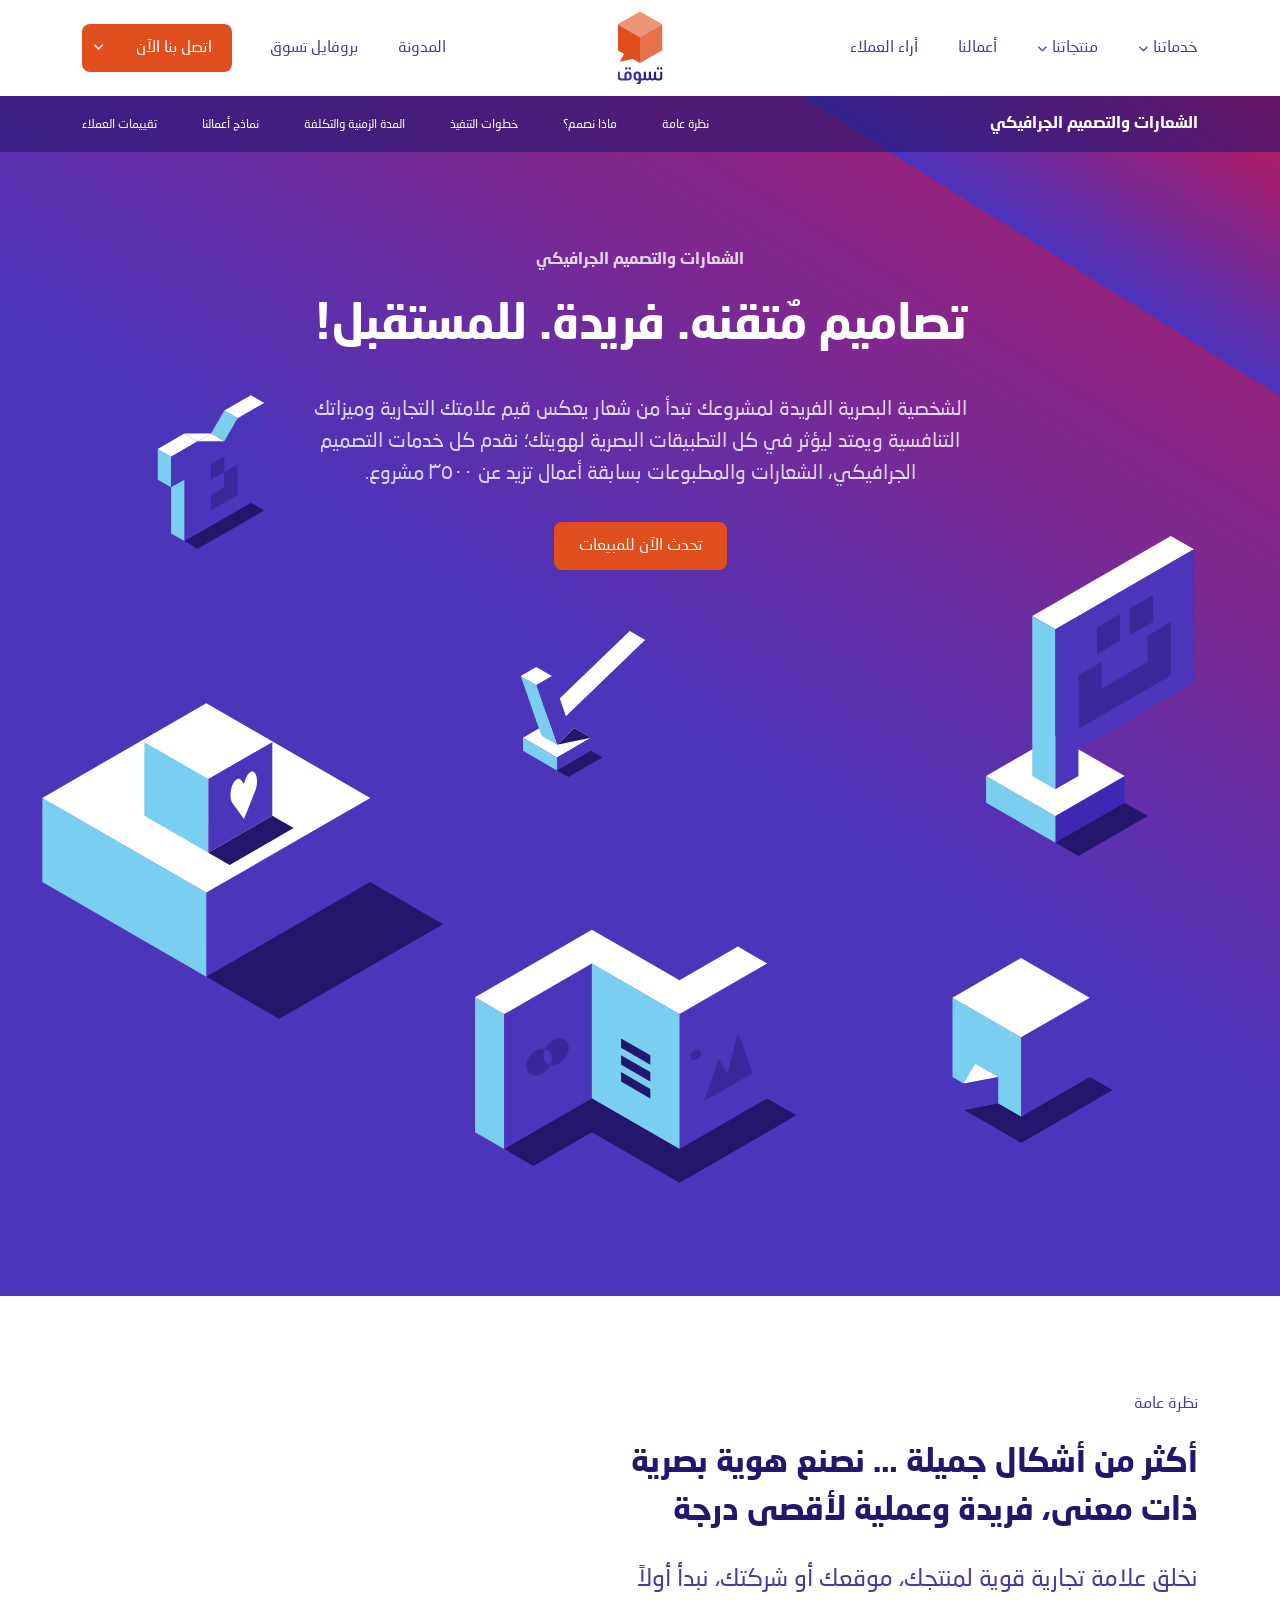
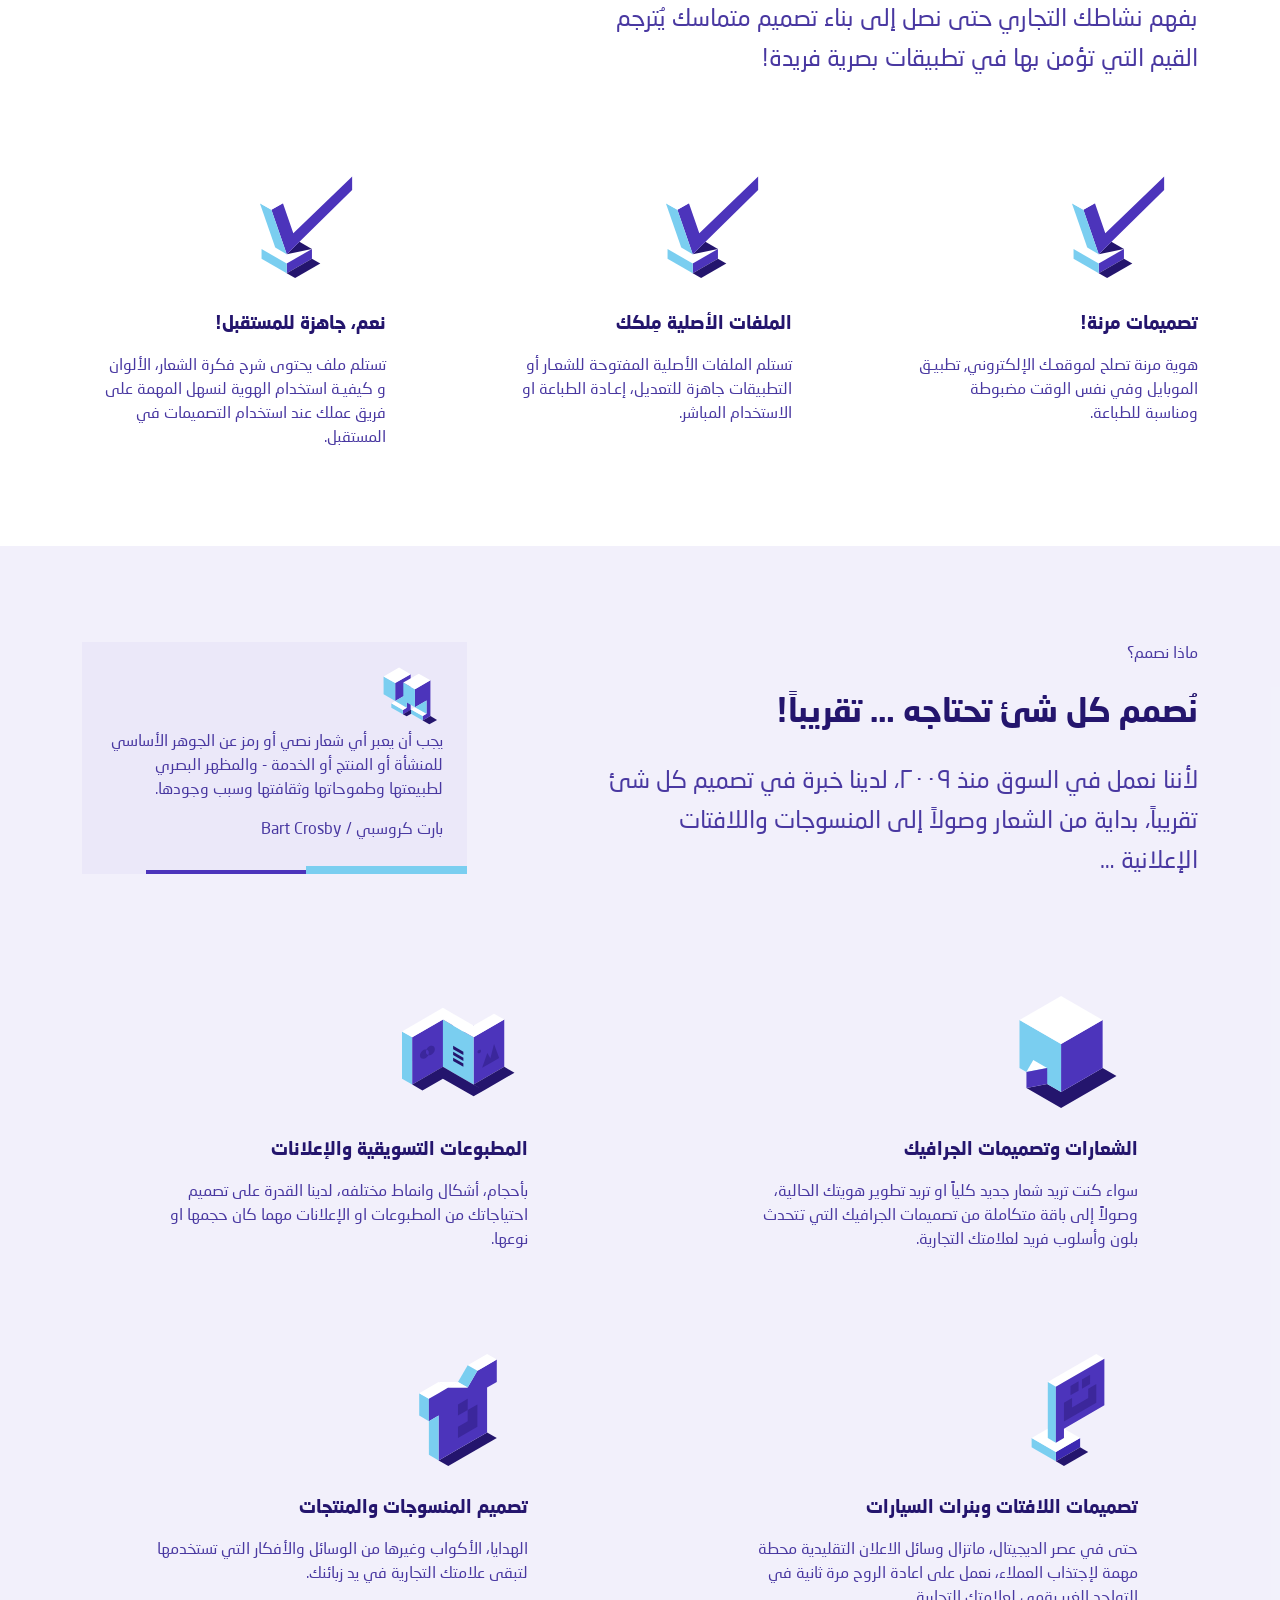
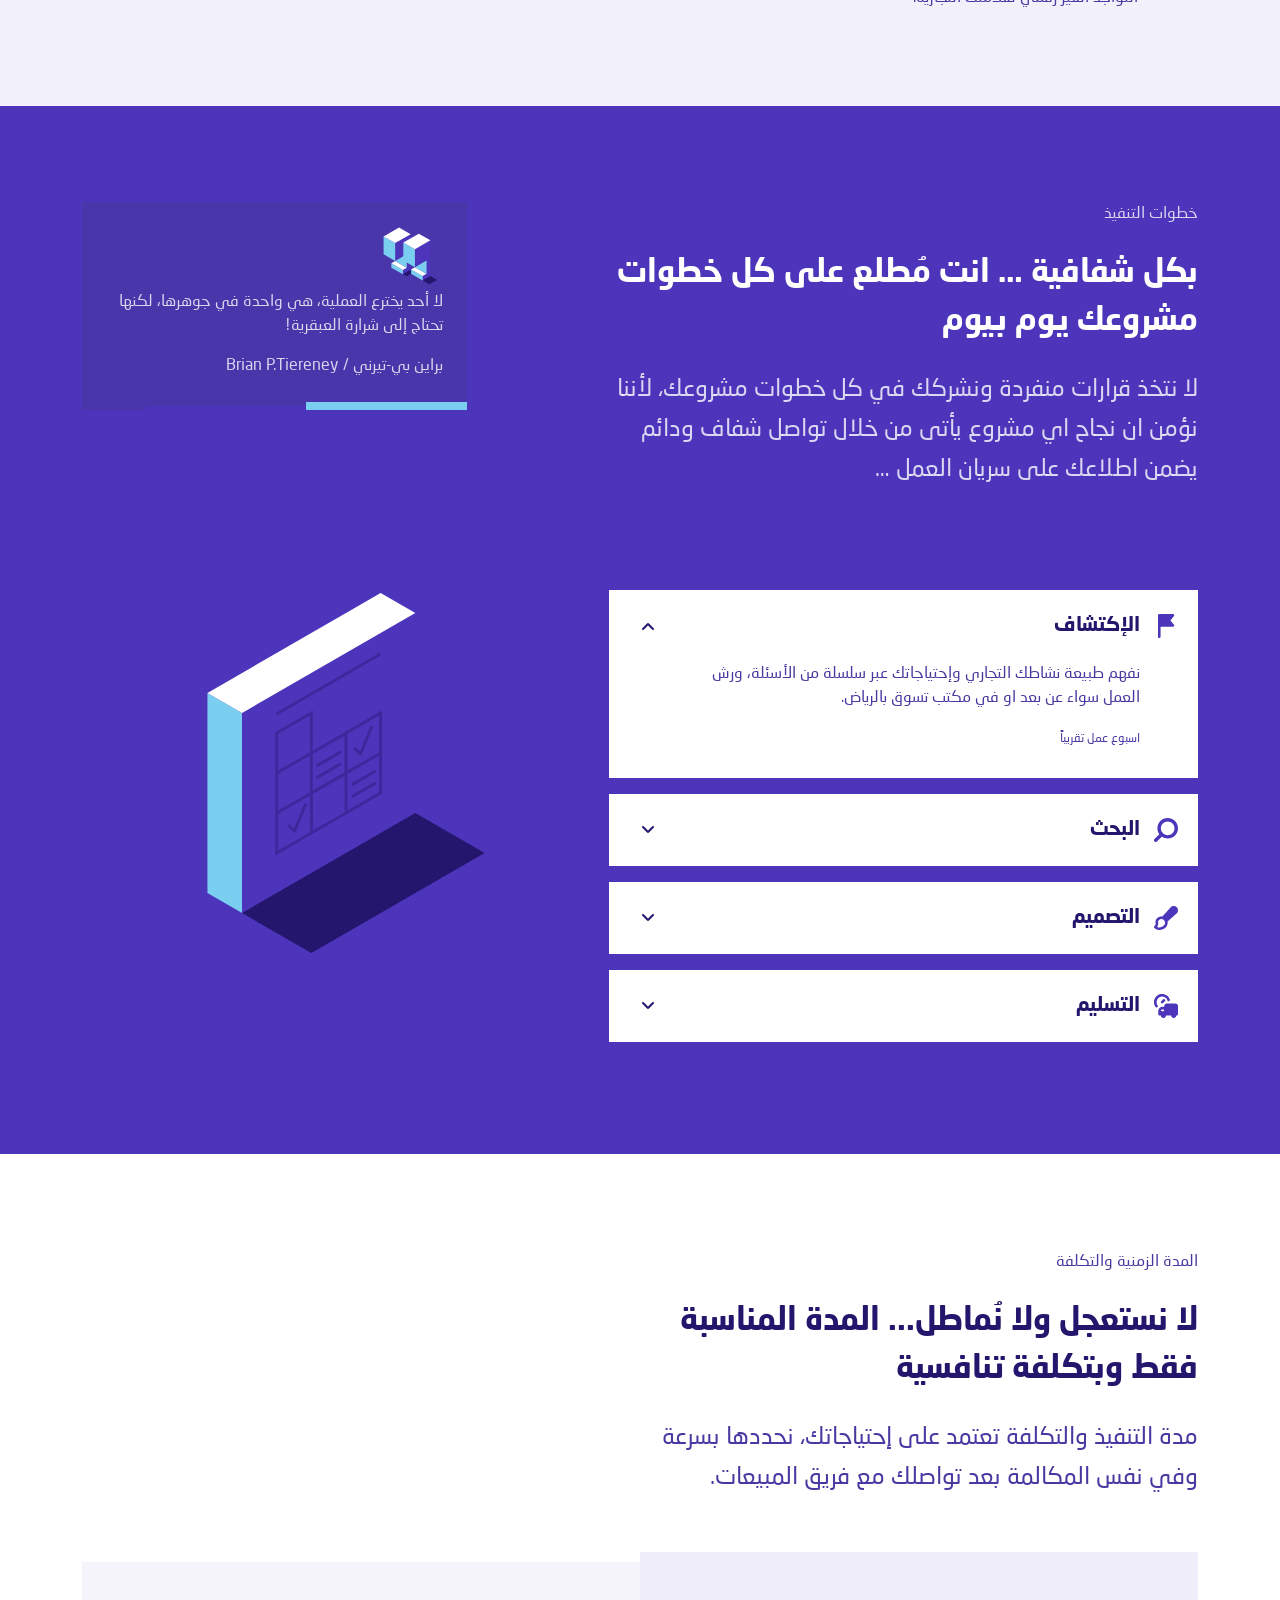
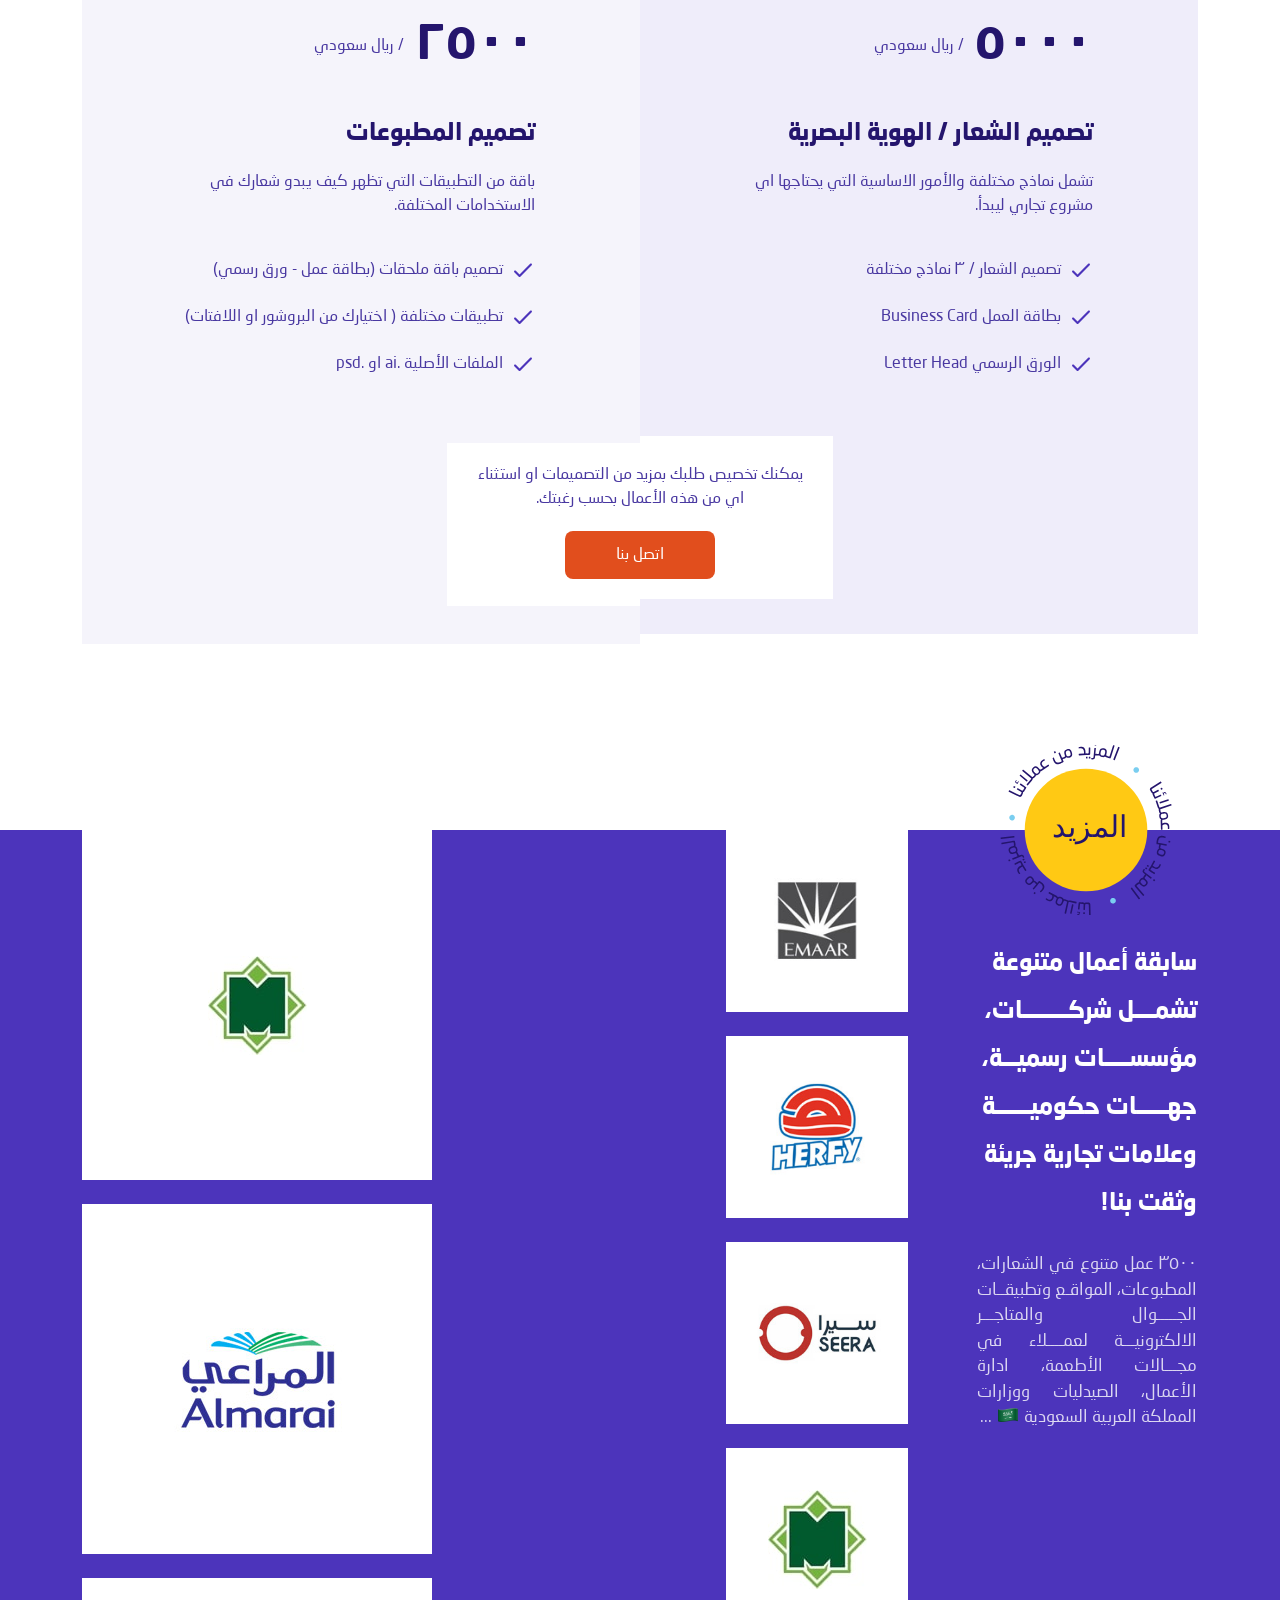
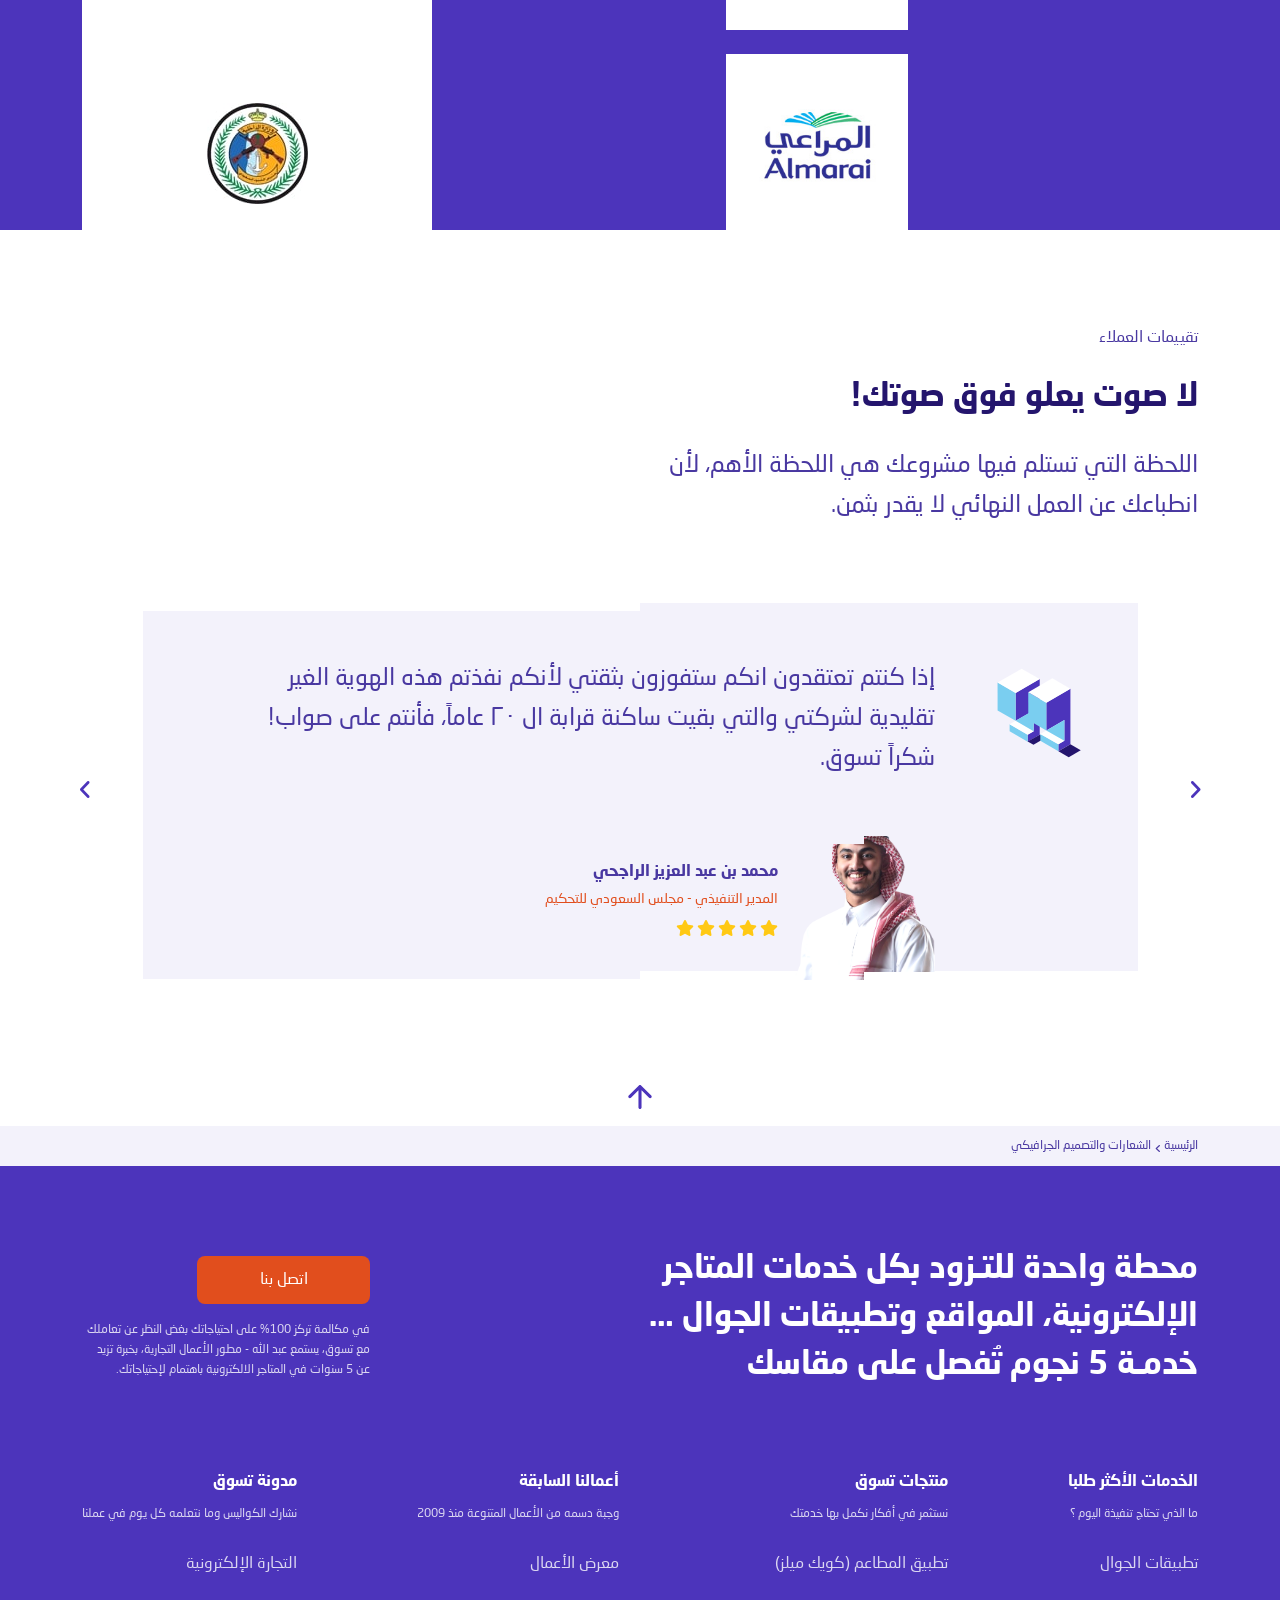
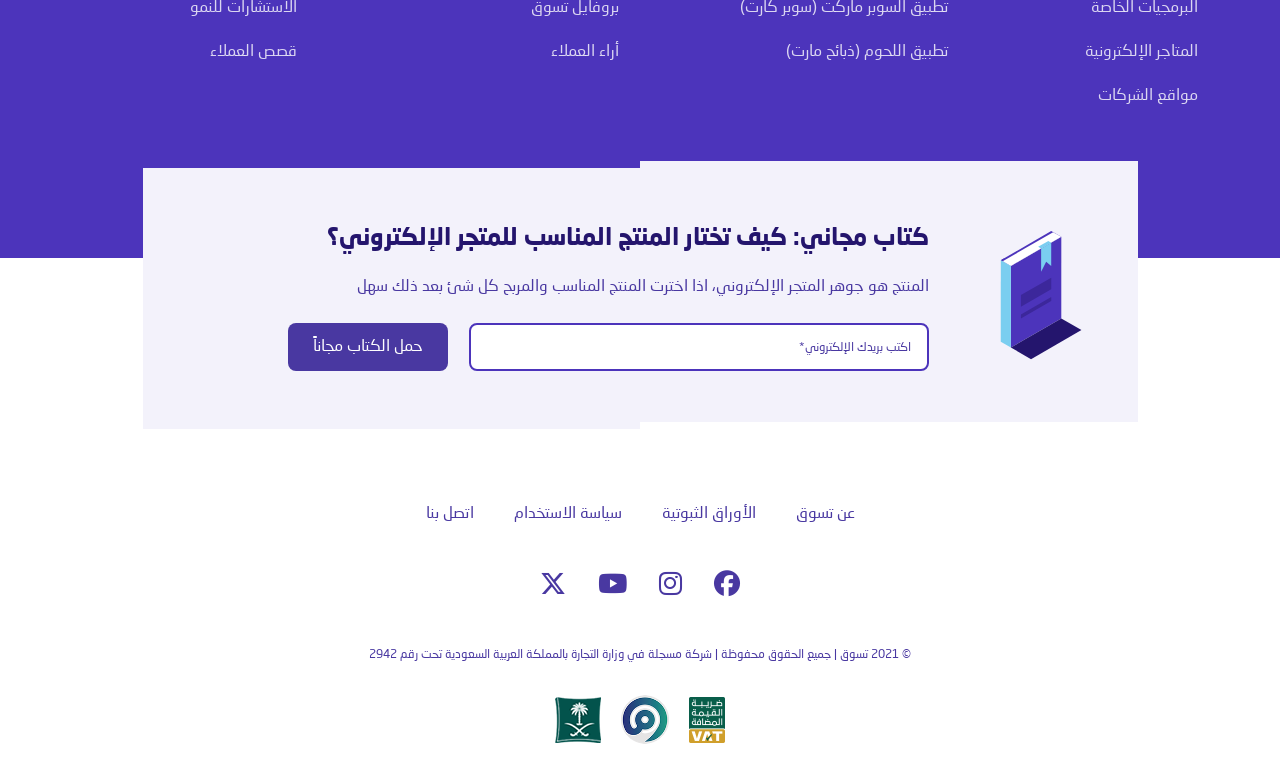
<file: graphic-design.html>
<!DOCTYPE html>
<html dir="rtl" lang="ar">

<head>
  <meta charset="UTF-8" />
  <meta name="viewport" content="width=device-width, initial-scale=1, shrink-to-fit=no" />
  <meta name="description"
    content="تسوق لتقنية المعلومات أكبر شركة متخصصة فى إنشاء و تصميم المتاجر الإلكترونية و المواقع وتطبيقات الجوال للاندوريد والآيفون،اسعار مناسبة للجميع">
  <link rel="shortcut icon" type="img/png" href="images/favicon.png" />
  <!-- <link rel="stylesheet" href="css/bootstrap.min.css" /> -->
  <link rel="stylesheet" href="css/select2.min.css">
  <link rel="stylesheet" href="css/bootstrap.rtl.min.css" />
  <link rel="stylesheet" href="css/swiper-bundle.min.css" />
  <link rel="stylesheet" href="css/all.min.css" />
  <link rel="stylesheet" href="css/main.css" />
  <title>الشعارات و التصميم الجرافيكى</title>

</head>

<body data-bs-spy="scroll" data-bs-target="#navbar-example">

  <!-- preloader -->
  <div class="preloader-container">
    <div class="preloader"></div>
  </div>
  <!-- End preloader -->
  <!-- Start Header -->
  <header>
    <div class="container">
      <div class="header-main-content">
        <nav class="navigation">
          <div class="container">
            <ul class="big-menu list-unstyled">
              <li class="menu-item-has-children">
                <a href="#">خدماتنا</a>
                <ul class="sub-menu">
                  <li>
                    <a href="ecommerce.html">
                      <i class="fa-solid fa-cart-shopping icon"></i>
                      تصميم متاجر مخصصة
                    </a>
                  </li>
                  <li>
                    <a href="company-websites.html">
                      <i class="fa-solid fa-browsers icon"></i>
                      تصميم مواقع شركات
                    </a>
                  </li>
                  <li>
                    <a href="mobile-apps.html">
                      <i class="fa-solid fa-mobile-notch icon"></i>
                      تصميم وبرمجة تطبيقات الجوال
                    </a>
                  </li>
                  <li>
                    <a href="software-dev.html">
                      <i class="fa-solid fa-code icon"></i>
                      برمجة خاصة مواقع ويب
                    </a>
                  </li>
                  <li>
                    <a href="#">
                      <i class="fa-solid fa-megaphone icon"></i>
                      التسويق الالكترونى
                    </a>
                  </li>
                  <li>
                    <a href="graphic-design.html">
                      <i class="fa-solid fa-star icon"></i>
                      تصميم الهويات التجارية
                    </a>
                  </li>
                  <li>
                    <a href="#">
                      <i class="fa-solid fa-clapperboard-play icon"></i>
                      خدمات موشن جرافيك
                    </a>
                  </li>
                  <li>
                    <a href="hosting.html">
                      <i class="fa-solid fa-server icon"></i>
                      إستضافة المواقع
                    </a>
                  </li>
                </ul>
              </li>
              <li class="menu-item-has-children">
                <a href="#">منتجاتنا
                </a>
                <ul class="sub-menu">
                  <li>
                    <a href="#">
                      <img src="images/header/quickmealz-menuicon.png" alt="">
                      تطبيق المطاعم (كويك ميلز)
                    </a>
                  </li>
                  <li>
                    <a href="#">
                      <img src="images/header/supercart-menuicon.png" alt="">
                      تطبيق السوبر ماركت (سوبر كارت)
                    </a>
                  </li>
                  <li>
                    <a href="#">
                      <img src="images/header/zabaihmart-menuicon.png" alt="">
                      تطبيق اللحوم (ذبائح مارت)
                    </a>
                  </li>
                </ul>
              </li>
              <li>
                <a href="works.html">أعمالنا </a>
              </li>
              <li>
                <a href="reviews.html">أراء العملاء </a>
              </li>

              <li>
                <a href="blog-index">المدونة</a>
              </li>
              <li>
                <a href="#">بروفايل تسوق</a>
              </li>
            </ul>
          </div>


        </nav>

        <a href="index.html" class="logo-img" aria-label="logo">
          <img class="svg" src="images/tasawk-logo-light.svg" alt="logo" />
        </a>
        <div class="contact-div">
          <button class="tasawk-btn" aria-label="tasawkBtn">
            <span> اتصل بنا الآن</span>
            <div class="tasawk-btn-arrow-div">
              <i class="fa-solid fa-angle-down tasawk-btn-arrow-icon"></i>
            </div>
            <div class="sub-menu">
              <div class="upper sub-menu-div">
                <a class="link" href="#">
                  <img class="link-img svg" src="images/header/btn-menu/Email.svg" alt="Email" />
                  <span class="link-span">أرسل لنا رسالة</span>
                </a>
                <a class="link" href="#">
                  <img class="link-img svg" src="images/header/btn-menu/Location.svg" alt="Location" />
                  <span class="link-span">تعال لزيارة مكتبنا في الرياض</span>
                </a>
                <a class="link" href="#">
                  <img class="link-img svg" src="images/header/btn-menu/Phone.svg" alt="Phone" />
                  <span class="link-span">إحجز مكالمة استشارية مجاناً</span>
                </a>
                <a class="link" href="#">
                  <img class="link-img svg" src="images/header/btn-menu/technical-support.svg" alt="Support" />
                  <span class="link-span">مركز الدعم الفني</span>
                </a>
              </div>
              <div class="lower sub-menu-div">
                <a class="link" href="#">
                  <i class="fa-brands link-img fa-whatsapp"></i>
                  <div class="lower-spans-div">
                    <span class="link-span">واتس آب تسوق</span>
                    <span class="lower-link-span">تواصل مباشرة عبر حسابنا على What’sApp</span>
                  </div>
                </a>
              </div>
            </div>
          </button>
          <div class="sub-menu-overlay"></div>
        </div>
        <button class="bars" aria-label="barsIcon">
          <span class="line line1"></span>
          <span class="line line2"></span>
          <span class="line line3"></span>
        </button>
      </div>
    </div>
  </header>
  <!-- End Header -->



  <!-- main banner  -->
  <main class="graphic-design-main">
    <div class="main-parent">
      <div class="page-top-header">
        <div class="container">
          <div class="topheader-cont">
            <div class="logo-title-holder">
              <a href="#" class="sticky-nav-logo">
                <img src="images/tasawk-icon-dark.svg" alt="">
              </a>
              <h4 class="page-name">الشعارات والتصميم الجرافيكي</h4>
            </div>
            <ul class="top-header-list" id="navbar-example">
              <li>
                <a href="#publicView">نظرة عامة</a>
              </li>
              <li>
                <a href="#designsProvided">ماذا نصمم؟</a>
              </li>
              <li>
                <a href="#executionSteps">خطوات التنفيذ</a>
              </li>
              <li>
                <a href="#timeCost">المدة الزمنية والتكلفة</a>
              </li>
              <li>
                <a href="#workSamples">نماذج أعمالنا</a>
              </li>
              <li>
                <a href="#clientsReview">تقييمات العملاء</a>
              </li>
            </ul>
            <button class="tasawk-btn" aria-label="tasawkBtn">
              <span> اتصل بنا الآن</span>
              <div class="tasawk-btn-arrow-div">
                <i class="fa-solid fa-angle-down tasawk-btn-arrow-icon"></i>
              </div>
              <div class="sub-menu">
                <div class="upper sub-menu-div">
                  <a class="link" href="#">
                    <img class="link-img svg" src="images/header/btn-menu/Email.svg" alt="Email" />
                    <span class="link-span">أرسل لنا رسالة</span>
                  </a>
                  <a class="link" href="#">
                    <img class="link-img svg" src="images/header/btn-menu/Location.svg" alt="Location" />
                    <span class="link-span">تعال لزيارة مكتبنا في الرياض</span>
                  </a>
                  <a class="link" href="#">
                    <img class="link-img svg" src="images/header/btn-menu/Phone.svg" alt="Phone" />
                    <span class="link-span">إحجز مكالمة استشارية مجاناً</span>
                  </a>
                  <a class="link" href="#">
                    <img class="link-img svg" src="images/header/btn-menu/technical-support.svg" alt="Support" />
                    <span class="link-span">مركز الدعم الفني</span>
                  </a>
                </div>
                <div class="lower sub-menu-div">
                  <a class="link" href="#">
                    <i class="fa-brands link-img fa-whatsapp"></i>
                    <div class="lower-spans-div">
                      <span class="link-span">واتس آب تسوق</span>
                      <span class="lower-link-span">تواصل مباشرة عبر حسابنا على What’sApp</span>
                    </div>
                  </a>
                </div>
              </div>
            </button>
            <div class="sub-menu-overlay"></div>
          </div>
        </div>
      </div>
      <div class="main-banner-content">
        <p class="page-subtitle">الشعارات والتصميم الجرافيكي</p>
        <h1 class="page-heading">تصاميم مٌتقنه. فريدة. للمستقبل!</h1>
        <p class="page-desc">
          الشخصية البصرية الفريدة لمشروعك تبدأ من شعار يعكس قيم علامتك
          التجارية وميزاتك التنافسية ويمتد ليؤثر في كل التطبيقات البصرية
          لهويتك؛ نقدم كل خدمات التصميم الجرافيكي، الشعارات والمطبوعات بسابقة
          أعمال تزيد عن ٣٥٠٠ مشروع.
        </p>
        <a href="#" class="tasawk-btn">تحدث الآن للمبيعات</a>
      </div>

      <div class="svgs-parent">
        <div class="container-fluid">
          <img class=" svg svg-cloths " src="images/common/Cloths.svg" alt="" />
          <img class=" svg svg-checks " src="images/common/Checks.svg" alt="" />
          <img class=" svg svg-logo " src="images/common/Logo.svg" alt="" />
          <img class=" svg svg-signs " src="images/pages/graphic-design/main-sec/Signs.svg" alt="" />
          <img class=" svg svg-printing " src="images/common/Printing.svg" alt="" />
          <div class="love-box-svg">
            <img class=" svg svg-LoveBox " src="images/pages/graphic-design/main-sec/LoveBox.svg" alt="" />
            <img class=" svg svg-BigBox " src="images/pages/graphic-design/main-sec/Big-Box.svg" alt="" />
          </div>

        </div>
      </div>

    </div>

  </main>
  <!-- main banner  -->

  <!-- public view section  -->
  <section class="public-view" id="publicView">
    <div class="container">
      <div class="freq-div">
        <span class="public-view-span freq-span">نظرة عامة</span>
        <h2 class="public-view-headline freq-headline">
          أكثر من أشكال جميلة … نصنع هوية بصرية ذات معنى، فريدة وعملية لأقصى
          درجة
        </h2>
        <p class="public-view-desc freq-desc">
          نخلق علامة تجارية قوية لمنتجك، موقعك أو شركتك، نبدأ أولاً بفهم نشاطك
          التجاري حتى نصل إلى بناء تصميم متماسك يُترجم القيم التي تؤمن بها في
          تطبيقات بصرية فريدة!
        </p>
      </div>
      <div class="myitems">
        <div class="general-item">
          <img class="general-item-img svg " src="images/common/Checks.svg" alt="" />
          <h3 class="public-item-title freq-item-title">تصميمات مرنة!</h3>
          <p class="public-item-desc">
            هوية مرنة تصلح لموقعـك الإلكتروني, تطبيـق الموبايل وفي نفس الوقت
            مضبوطة ومناسبة للطباعة.
          </p>
        </div>
        <div class="general-item">
          <img class="general-item-img svg " src="images/common/Checks.svg" alt="" />
          <h3 class="public-item-title freq-item-title">
            الملفات الأصلية مِلكك
          </h3>
          <p class="public-item-desc">
            تستلم الملفات الأصلية المفتوحة للشعـار أو التطبيقات جاهزة للتعديل،
            إعـادة الطباعة او الاستخدام المباشر.
          </p>
        </div>
        <div class="general-item">
          <img class="general-item-img svg " src="images/common/Checks.svg" alt="" />
          <h3 class="public-item-title freq-item-title">
            نعم، جاهزة للمستقبل!
          </h3>
          <p class="public-item-desc">
            تستلم ملف يحتوى شرح فكرة الشعار، الألوان و كيفيـة استخدام الهوية
            لنسهل المهمة على فريق عملك عند استخدام التصميمات في المستقبل.
          </p>
        </div>
      </div>
    </div>
  </section>
  <!-- public view section  -->

  <!-- designs provided section  -->
  <section class="designs-provided" id="designsProvided">
    <div class="container-fluid">
      <div class="designs-provided-parent">
        <div class="container">
          <div class="freq-quote-parent">
            <div class="freq-div">
              <span class="public-view-span freq-span">ماذا نصمم؟ </span>
              <h2 class="public-view-headline freq-headline">
                نُصمم كل شئ تحتاجه … تقريباً!
              </h2>
              <p class="public-view-desc freq-desc">
                لأننا نعمل في السوق منذ ٢٠٠٩، لدينا خبرة في تصميم كل شئ
                تقريباً، بداية من الشعار وصولاً إلى المنسوجات واللافتات
                الإعلانية …
              </p>
            </div>
            <div class="quote-box">
              <img class="svg" src="images/common/Quote.svg" alt="" />
              <p class="qoute-text">
                يجب أن يعبر أي شعار نصي أو رمز عن الجوهر الأساسي للمنشأة أو
                المنتج أو الخدمة - والمظهر البصري لطبيعتها وطموحاتها وثقافتها
                وسبب وجودها.
              </p>
              <p class="qoute-author">بارت كروسبي / Bart Crosby</p>
              <div class="blue-line"></div>
            </div>
          </div>
          <div class="designs-provided-items">
            <div class="designs-provided-item">
              <img class="svg" src="images/common/Logo.svg" alt="" />
              <h3 class="provided-item-title freq-item-title">
                الشعارات وتصميمات الجرافيك
              </h3>
              <p class="provided-item-desc">
                سواء كنت تريد شعار جديد كلياً او تريد تطوير هويتك الحالية،
                وصولاً إلى باقة متكاملة من تصميمات الجرافيك التي تتحدث بلون
                وأسلوب فريد لعلامتك التجارية.
              </p>
            </div>
            <div class="designs-provided-item">
              <img class="svg" src="images/common/Printing.svg" alt="" />
              <h3 class="provided-item-title freq-item-title">
                المطبوعات التسويقية والإعلانات
              </h3>
              <p class="provided-item-desc">
                بأحجام، أشكال وانماط مختلفه، لدينا القدرة على تصميم احتياجاتك
                من المطبوعات او الإعلانات مهما كان حجمها او نوعها.
              </p>
            </div>
            <div class="designs-provided-item">
              <img class="svg" src="images/pages/graphic-design/designs-provided-sec/Signs.svg" alt="" />
              <h3 class="provided-item-title freq-item-title">
                تصميمات اللافتات وبنرات السيارات
              </h3>
              <p class="provided-item-desc">
                حتى في عصر الديجيتال، ماتزال وسائل الاعلان التقليدية محطة مهمة لإجتذاب العملاء، نعمل على اعادة الروح مرة
                ثانية في
                التواجد الغير رقمي لعلامتك التجارية.
              </p>
            </div>
            <div class="designs-provided-item">
              <img class="svg" src="images/common/Cloths.svg" alt="" />
              <h3 class="provided-item-title freq-item-title">
                تصميم المنسوجات والمنتجات
              </h3>
              <p class="provided-item-desc">
                الهدايا، الأكواب وغيرها من الوسائل والأفكار التي تستخدمها لتبقى علامتك التجارية في يد زبائنك.
              </p>
            </div>
          </div>
        </div>
      </div>
    </div>
  </section>
  <!-- designs provided section  -->

  <!-- execution steps section  -->
  <section class="execution-steps" id="executionSteps">
    <div class="container-fluid">
      <div class="execution-steps-parent">
        <div class="container">
          <div class="freq-quote-parent">
            <div class="freq-div">
              <span class="public-view-span freq-span">خطوات التنفيذ </span>
              <h2 class="public-view-headline freq-headline">
                بكل شفافية … انت مُطلع على كل خطوات مشروعك يوم بيوم
              </h2>
              <p class="public-view-desc freq-desc">
                لا نتخذ قرارات منفردة ونشركك في كل خطوات مشروعك، لأننا نؤمن ان
                نجاح اي مشروع يأتى من خلال تواصل شفاف ودائم يضمن اطلاعك على
                سريان العمل …
              </p>
            </div>
            <div class="quote-box">
              <img class="svg" src="images/common/Quote.svg" alt="" />
              <p class="qoute-text">
                لا أحد يخترع العملية، هي واحدة في جوهرها، لكنها تحتاج إلى
                شرارة العبقرية!
              </p>
              <p class="qoute-author">براين بي-تيرني / Brian P.Tiereney</p>
              <div class="blue-line"></div>
            </div>
          </div>
          <div class="steps-content">
            <div class="steps">
              <div class="accordion" id="accordionExample">
                <div class="accordion-item step">
                  <h2 class="accordion-header" id="headingOne">
                    <button aria-label="accordion-button" class="accordion-button" type="button"
                      data-bs-toggle="collapse" data-bs-target="#collapseOne" aria-expanded="true"
                      aria-controls="collapseOne">
                      <img class="svg" src="images/pages/graphic-design/execution-steps-sec/Flag.svg" alt="" />
                      <h3 class="step-title">الإكتشاف</h3>
                    </button>
                  </h2>
                  <div id="collapseOne" class="accordion-collapse collapse show" aria-labelledby="headingOne"
                    data-bs-parent="#accordionExample">
                    <div class="accordion-body">
                      <p class="step-desc">
                        نفهم طبيعة نشاطك التجاري وإحتياجاتك عبر سلسلة من
                        الأسئلة، ورش العمل سواء عن بعد او في مكتب تسوق
                        بالرياض.
                      </p>
                      <span class="step-span">اسبوع عمل تقريباً</span>
                    </div>
                  </div>
                </div>
                <div class="accordion-item step">
                  <h2 class="accordion-header" id="headingTwo">
                    <button aria-label="accordion-button" class="accordion-button collapsed" type="button"
                      data-bs-toggle="collapse" data-bs-target="#collapseTwo" aria-expanded="false"
                      aria-controls="collapseTwo">
                      <img class="svg" src="images/pages/graphic-design/execution-steps-sec/Search.svg" alt="" />
                      <h3 class="step-title">البحث</h3>
                    </button>
                  </h2>
                  <div id="collapseTwo" class="accordion-collapse collapse" aria-labelledby="headingTwo"
                    data-bs-parent="#accordionExample">
                    <div class="accordion-body">
                      <p class="step-desc">
                        نفهم طبيعة نشاطك التجاري وإحتياجاتك عبر سلسلة من
                        الأسئلة، ورش العمل سواء عن بعد او في مكتب تسوق
                        بالرياض.
                      </p>
                      <span class="step-span">اسبوع عمل تقريباً</span>
                    </div>
                  </div>
                </div>
                <div class="accordion-item step">
                  <h2 class="accordion-header" id="headingThree">
                    <button aria-label="accordion-button" class="accordion-button collapsed" type="button"
                      data-bs-toggle="collapse" data-bs-target="#collapseThree" aria-expanded="false"
                      aria-controls="collapseThree">
                      <img class="svg" src="images/pages/graphic-design/execution-steps-sec/Design.svg" alt="" />
                      <h3 class="step-title">التصميم</h3>
                    </button>
                  </h2>
                  <div id="collapseThree" class="accordion-collapse collapse" aria-labelledby="headingThree"
                    data-bs-parent="#accordionExample">
                    <div class="accordion-body">
                      <p class="step-desc">
                        نفهم طبيعة نشاطك التجاري وإحتياجاتك عبر سلسلة من
                        الأسئلة، ورش العمل سواء عن بعد او في مكتب تسوق
                        بالرياض.
                      </p>
                      <span class="step-span">اسبوع عمل تقريباً</span>
                    </div>
                  </div>
                </div>
                <div class="accordion-item step">
                  <h2 class="accordion-header" id="headingFour">
                    <button aria-label="accordion-button" class="accordion-button collapsed" type="button"
                      data-bs-toggle="collapse" data-bs-target="#collapseFour" aria-expanded="false"
                      aria-controls="collapseFour">
                      <img class="svg" src="images/pages/graphic-design/execution-steps-sec/Deliver.svg" alt="" />
                      <h3 class="step-title">التسليم</h3>
                    </button>
                  </h2>
                  <div id="collapseFour" class="accordion-collapse collapse" aria-labelledby="headingFour"
                    data-bs-parent="#accordionExample">
                    <div class="accordion-body">
                      <p class="step-desc">
                        نفهم طبيعة نشاطك التجاري وإحتياجاتك عبر سلسلة من
                        الأسئلة، ورش العمل سواء عن بعد او في مكتب تسوق
                        بالرياض.
                      </p>
                      <span class="step-span">اسبوع عمل تقريباً</span>
                    </div>
                  </div>
                </div>
              </div>
            </div>
            <div class="steps-pic">
              <img class="svg" src="images/pages/graphic-design/execution-steps-sec/Calender.svg" alt="" />
            </div>
          </div>

        </div>
      </div>
    </div>
  </section>
  <!-- execution steps section  -->

  <!-- time and cost sec  -->
  <section class="time-cost-sec" id="timeCost">
    <div class="container">
      <div class="freq-div">
        <span class="public-view-span freq-span">
          المدة الزمنية والتكلفة
        </span>
        <h2 class="public-view-headline freq-headline">
          لا نستعجل ولا نُماطل... المدة المناسبة فقط وبتكلفة تنافسية
        </h2>
        <p class="public-view-desc freq-desc">
          مدة التنفيذ والتكلفة تعتمد على إحتياجاتك، نحددها بسرعة وفي نفس
          المكالمة بعد تواصلك مع فريق المبيعات.
        </p>
      </div>
      <div class="logo-prints-parent">
        <div class="logo-prints-item bgDark">
          <div class="price-sec">
            <h2 class="price">٥٠٠٠</h2>
            <span class="currency">/ ريال سعودي</span>
          </div>
          <h3 class="heading">تصميم الشعار / الهوية البصرية</h3>
          <p class="desc">
            تشمل نماذج مختلفة والأمور الاساسية التي يحتاجها اي مشروع تجاري
            ليبدأ.
          </p>
          <ul class="list">
            <li>
              <img class="svg" src="images/pages/graphic-design/time-cost-sec/solid-check.svg" alt="" />
              <p>تصميم الشعار / ٣ نماذج مختلفة</p>
            </li>
            <li>
              <img class="svg" src="images/pages/graphic-design/time-cost-sec/solid-check.svg" alt="" />
              <p>بطاقة العمل Business Card</p>
            </li>
            <li>
              <img class="svg" src="images/pages/graphic-design/time-cost-sec/solid-check.svg" alt="" />
              <p>الورق الرسمي Letter Head</p>
            </li>
          </ul>
        </div>
        <div class="logo-prints-item bgLight">
          <div class="price-sec">
            <h2 class="price">٢٥٠٠</h2>
            <span class="currency">/ ريال سعودي</span>
          </div>
          <h3 class="heading">تصميم المطبوعات</h3>
          <p class="desc">
            باقة من التطبيقات التي تظهر كيف يبدو شعارك في الاستخدامات
            المختلفة.
          </p>
          <ul class="list">
            <li>
              <img class="svg" src="images/pages/graphic-design/time-cost-sec/solid-check.svg" alt="" />
              <p>تصميم باقة ملحقات (بطاقة عمل - ورق رسمي)</p>
            </li>
            <li>
              <img class="svg" src="images/pages/graphic-design/time-cost-sec/solid-check.svg" alt="" />
              <p>تطبيقات مختلفة ( اختيارك من البروشور او اللافتات)</p>
            </li>
            <li>
              <img class="svg" src="images/pages/graphic-design/time-cost-sec/solid-check.svg" alt="" />
              <p>الملفات الأصلية .ai او .psd</p>
            </li>
          </ul>
        </div>
        <div class="note">
          <p>
            يمكنك تخصيص طلبك بمزيد من التصميمات او استثناء اي من هذه الأعمال
            بحسب رغبتك.
          </p>
          <a href="contact.html" class="tasawk-btn" aria-label="tasawkBtn">اتصل بنا </a>
        </div>
      </div>
    </div>
  </section>
  <!-- time and cost sec  -->

  <!-- Start Work samples -->
  <section class="ecommerce-work-samples graphicDesign-worksamples" id="workSamples">
    <div class="container-fluid">
      <div class="work-samples-parent">
        <div class="container">
          <div class="freq-div">
            <img class="more-badge svg" src="images/common/more-badge.svg" alt="">
            <h2 class="public-view-headline freq-headline">
              سابقة أعمال متنوعة تشمــــل شركـــــــــات، مؤسســـــات رسميـــة، جهــــــات حكوميـــــــة
              وعلامات تجارية جريئة وثقت
              بنا!
            </h2>
            <p class="public-view-desc freq-desc">
              ٣٥٠٠ عمل متنوع في الشعارات، المطبوعات، المواقـع وتطبيقــات الجـــــوال والمتاجـــر
              الالكترونيـــة لعمــــلاء في
              مجـــالات الأطعمة، ادارة الأعمال، الصيدليات ووزارات المملكة العربية السعودية <img class="sa"
                src="images/pages/ecommerce/workSamples/sa-flag.png" alt=""> ...
            </p>
          </div>
          <div class="slides-parent">
            <div class="block1 block block1-marquee" style="height: 1000px;">
              <div class="js-marquee-wrapper"
                style="transform: translateY(0px); animation: 37.605s linear 0s infinite normal none running marqueeAnimation-9672944;">
                <div class="js-marquee" style="margin-right: 0px; float: none; margin-bottom: 50px;">
                  <div class="block-anchor" href="#">
                    <img src="images/common/partners/02.jpg" alt="partner">
                  </div>
                  <div class="block-anchor" href="#">
                    <img src="images/common/partners/03.jpg" alt="partner">
                  </div>
                  <div class="block-anchor" href="#">
                    <img src="images/common/partners/04.jpg" alt="partner">
                  </div>
                  <div class="block-anchor" href="#">
                    <img src="images/common/partners/05.jpg" alt="partner">
                  </div>
                  <div class="block-anchor" href="#">
                    <img src="images/common/partners/06.jpg" alt="partner">
                  </div>
                  <div class="block-anchor" href="#">
                    <img src="images/common/partners/07.jpg" alt="partner">
                  </div>
                </div>
                <div class="js-marquee" style="margin-right: 0px; float: none; margin-bottom: 0px;">
                  <div class="block-anchor" href="#">
                    <img src="images/common/partners/02.jpg" alt="partner">
                  </div>
                  <div class="block-anchor" href="#">
                    <img src="images/common/partners/03.jpg" alt="partner">
                  </div>
                  <div class="block-anchor" href="#">
                    <img src="images/common/partners/04.jpg" alt="partner">
                  </div>
                  <div class="block-anchor" href="#">
                    <img src="images/common/partners/05.jpg" alt="partner">
                  </div>
                  <div class="block-anchor" href="#">
                    <img src="images/common/partners/06.jpg" alt="partner">
                  </div>
                  <div class="block-anchor" href="#">
                    <img src="images/common/partners/07.jpg" alt="partner">
                  </div>
                </div>
              </div>
            </div>
            <div class="block2 block block2-marquee" style="height: 1000px;">
              <div class="js-marquee-wrapper"
                style="transform: translateY(-1396px); animation: 27.554s linear 0s infinite normal none running marqueeAnimation-7036027;">
                <div class="js-marquee" style="margin-right: 0px; float: none; margin-bottom: 50px;">
                  <div class="block-anchor" href="#">
                    <img src="images/common/partners/08.jpg" alt="partner">
                  </div>
                  <div class="block-anchor" href="#">
                    <img src="images/common/partners/09.jpg" alt="partner">
                  </div>
                  <div class="block-anchor" href="#">
                    <img src="images/common/partners/10.jpg" alt="partner">
                  </div>
                  <div class="block-anchor" href="#">
                    <img src="images/common/partners/11.jpg" alt="partner">
                  </div>
                  <div class="block-anchor" href="#">
                    <img src="images/common/partners/12.jpg" alt="partner">
                  </div>
                </div>
                <div class="js-marquee" style="margin-right: 0px; float: none; margin-bottom: 0px;">
                  <div class="block-anchor" href="#">
                    <img src="images/common/partners/08.jpg" alt="partner">
                  </div>
                  <div class="block-anchor" href="#">
                    <img src="images/common/partners/09.jpg" alt="partner">
                  </div>
                  <div class="block-anchor" href="#">
                    <img src="images/common/partners/10.jpg" alt="partner">
                  </div>
                  <div class="block-anchor" href="#">
                    <img src="images/common/partners/11.jpg" alt="partner">
                  </div>
                  <div class="block-anchor" href="#">
                    <img src="images/common/partners/12.jpg" alt="partner">
                  </div>
                </div>
              </div>
            </div>
            <div class="block3 block block3-marquee" style="height: 1000px;">
              <div class="js-marquee-wrapper"
                style="transform: translateY(0px); animation: 23.644s linear 0s infinite normal none running marqueeAnimation-5883114;">
                <div class="js-marquee" style="margin-right: 0px; float: none; margin-bottom: 50px;">
                  <div class="block-anchor" href="#">
                    <img src="images/common/partners/13.jpg" alt="partner">
                  </div>
                  <div class="block-anchor" href="#">
                    <img src="images/common/partners/14.jpg" alt="partner">
                  </div>
                  <div class="block-anchor" href="#">
                    <img src="images/common/partners/01.jpg" alt="partner">
                  </div>
                  <div class="block-anchor" href="#">
                    <img src="images/common/partners/02.jpg" alt="partner">
                  </div>
                  <div class="block-anchor" href="#">
                    <img src="images/common/partners/03.jpg" alt="partner">
                  </div>
                </div>
                <div class="js-marquee" style="margin-right: 0px; float: none; margin-bottom: 0px;">
                  <div class="block-anchor" href="#">
                    <img src="images/common/partners/13.jpg" alt="partner">
                  </div>
                  <div class="block-anchor" href="#">
                    <img src="images/common/partners/14.jpg" alt="partner">
                  </div>
                  <div class="block-anchor" href="#">
                    <img src="images/common/partners/01.jpg" alt="partner">
                  </div>
                  <div class="block-anchor" href="#">
                    <img src="images/common/partners/02.jpg" alt="partner">
                  </div>
                  <div class="block-anchor" href="#">
                    <img src="images/common/partners/03.jpg" alt="partner">
                  </div>
                </div>
              </div>
            </div>
          </div>
          <div class="workSamples-swiper">
            <div class="workSamples-swiper-parent">
              <div class="swiper swiper-initialized swiper-horizontal swiper-pointer-events swiper-rtl">
                <div class="swiper-wrapper" id="swiper-wrapper-a681d6b9109e753510" aria-live="off"
                  style="transition-duration: 0ms;">
                  <div class="swiper-slide swiper-slide-duplicate swiper-slide-duplicate-active"
                    data-swiper-slide-index="3">
                    <div class="block-anchor" href="#">
                      <img src="images/common/partners/04.jpg" alt="partner">
                    </div>
                  </div>
                  <div class="swiper-slide swiper-slide-duplicate" data-swiper-slide-index="4">
                    <div class="block-anchor" href="#">
                      <img src="images/common/partners/05.jpg" alt="partner">
                    </div>
                  </div>
                  <div class="swiper-slide swiper-slide-duplicate" data-swiper-slide-index="5">
                    <div class="block-anchor" href="#">
                      <img src="images/common/partners/06.jpg" alt="partner">
                    </div>
                  </div>
                  <div class="swiper-slide" data-swiper-slide-index="0">
                    <div class="block-anchor" href="#">
                      <img src="images/common/partners/01.jpg" alt="partner">
                    </div>
                  </div>
                  <div class="swiper-slide" data-swiper-slide-index="1">
                    <div class="block-anchor" href="#">
                      <img src="images/common/partners/02.jpg" alt="partner">
                    </div>
                  </div>
                  <div class="swiper-slide" data-swiper-slide-index="2">
                    <div class="block-anchor" href="#">
                      <img src="images/common/partners/03.jpg" alt="partner">
                    </div>
                  </div>
                  <div class="swiper-slide" data-swiper-slide-index="3">
                    <div class="block-anchor" href="#">
                      <img src="images/common/partners/04.jpg" alt="partner">
                    </div>
                  </div>
                  <div class="swiper-slide" data-swiper-slide-index="4">
                    <div class="block-anchor" href="#">
                      <img src="images/common/partners/05.jpg" alt="partner">
                    </div>
                  </div>
                  <div class="swiper-slide" data-swiper-slide-index="5">
                    <div class="block-anchor" href="#">
                      <img src="images/common/partners/06.jpg" alt="partner">
                    </div>
                  </div>
                  <div class="swiper-slide swiper-slide-duplicate swiper-slide-duplicate-active"
                    data-swiper-slide-index="0">
                    <div class="block-anchor" href="#">
                      <img src="images/common/partners/01.jpg" alt="partner">
                    </div>
                  </div>
                  <div class="swiper-slide swiper-slide-duplicate" data-swiper-slide-index="1">
                    <div class="block-anchor" href="#">
                      <img src="images/common/partners/02.jpg" alt="partner">
                    </div>
                  </div>
                  <div class="swiper-slide swiper-slide-duplicate" data-swiper-slide-index="2">
                    <div class="block-anchor" href="#">
                      <img src="images/common/partners/03.jpg" alt="partner">
                    </div>
                  </div>
                </div>
                <span class="swiper-notification" aria-live="assertive" aria-atomic="true"></span>
              </div>
              <div
                class="swiper-pagination swiper-pagination-clickable swiper-pagination-bullets swiper-pagination-horizontal">
              </div>
              <div class="swiper-button-next" tabindex="0" role="button" aria-label="Next slide"
                aria-controls="swiper-wrapper-a681d6b9109e753510">
                <i class="fa-solid icon fa-angle-left"></i>
              </div>
              <div class="swiper-button-prev" tabindex="0" role="button" aria-label="Previous slide"
                aria-controls="swiper-wrapper-a681d6b9109e753510">
                <i class="fa-solid icon fa-angle-right"></i>
              </div>
            </div>
          </div>
        </div>
      </div>
    </div>
  </section>
  <!-- End Work samples -->
  <!-- clients review  -->
  <section class="clients-review" id="clientsReview">
    <div class="container">
      <div class="freq-div">
        <span class="public-view-span freq-span"> تقييمات العملاء </span>
        <h2 class="public-view-headline freq-headline">
          لا صوت يعلو فوق صوتك!
        </h2>
        <p class="public-view-desc freq-desc">
          اللحظة التي تستلم فيها مشروعك هي اللحظة الأهم، لأن انطباعك عن العمل
          النهائي لا يقدر بثمن.
        </p>
      </div>
      <div class="clients-review-swiper">
        <div class="swiper-parent">
          <div class="swiper main-swiper">
            <div class="swiper-wrapper">
              <div class="swiper-slide">
                <div class="client-review-div">
                  <img class="svg" src="images/common/Quote.svg" alt="" />
                  <p class="review-text">
                    إذا كنتم تعتقدون انكم ستفوزون بثقتي لأنكم نفذتم هذه الهوية
                    الغير تقليدية لشركتي والتي بقيت ساكنة قرابة ال ٢٠ عاماً،
                    فأنتم على صواب! شكراً تسوق.
                  </p>
                  <div class="review-client-cont">
                    <div class="img-holder">
                      <img src="images/common/employee.png" alt="" />
                    </div>

                    <div>
                      <p class="client-name">محمد بن عبد العزيز الراجحي</p>
                      <span class="client-role">المدير التنفيذي - مجلس السعودي للتحكيم</span>
                      <div class="stars">
                        <i class="fa-solid active star fa-star"></i>
                        <i class="fa-solid active star fa-star"></i>
                        <i class="fa-solid active star fa-star"></i>
                        <i class="fa-solid active star fa-star"></i>
                        <i class="fa-solid active star fa-star"></i>
                      </div>
                    </div>
                  </div>
                </div>
              </div>
              <div class="swiper-slide">
                <div class="client-review-div">
                  <img class="svg" src="images/common/Quote.svg" alt="" />
                  <p class="review-text">
                    إذا كنتم تعتقدون انكم ستفوزون بثقتي لأنكم نفذتم هذه الهوية
                    الغير تقليدية لشركتي والتي بقيت ساكنة قرابة ال ٢٠ عاماً،
                    فأنتم على صواب! شكراً تسوق.
                  </p>
                  <div class="review-client-cont">
                    <div class="img-holder">
                      <img src="images/common/employee.png" alt="" />
                    </div>

                    <div>
                      <p class="client-name">محمد بن عبد العزيز الراجحي</p>
                      <span class="client-role">المدير التنفيذي - مجلس السعودي للتحكيم</span>
                      <div class="stars">
                        <i class="fa-solid active star fa-star"></i>
                        <i class="fa-solid active star fa-star"></i>
                        <i class="fa-solid active star fa-star"></i>
                        <i class="fa-solid active star fa-star"></i>
                        <i class="fa-solid active star fa-star"></i>
                      </div>
                    </div>
                  </div>
                </div>
              </div>
              <div class="swiper-slide">
                <div class="client-review-div">
                  <img class="svg" src="images/common/Quote.svg" alt="" />
                  <p class="review-text">
                    إذا كنتم تعتقدون انكم ستفوزون بثقتي لأنكم نفذتم هذه الهوية
                    الغير تقليدية لشركتي والتي بقيت ساكنة قرابة ال ٢٠ عاماً،
                    فأنتم على صواب! شكراً تسوق.
                  </p>
                  <div class="review-client-cont">
                    <div class="img-holder">
                      <img src="images/common/employee.png" alt="" />
                    </div>

                    <div>
                      <p class="client-name">محمد بن عبد العزيز الراجحي</p>
                      <span class="client-role">المدير التنفيذي - مجلس السعودي للتحكيم</span>
                      <div class="stars">
                        <i class="fa-solid active star fa-star"></i>
                        <i class="fa-solid active star fa-star"></i>
                        <i class="fa-solid active star fa-star"></i>
                        <i class="fa-solid active star fa-star"></i>
                        <i class="fa-solid active star fa-star"></i>
                      </div>
                    </div>
                  </div>
                </div>
              </div>
              <div class="swiper-slide">
                <div class="client-review-div">
                  <img class="svg" src="images/common/Quote.svg" alt="" />
                  <p class="review-text">
                    إذا كنتم تعتقدون انكم ستفوزون بثقتي لأنكم نفذتم هذه الهوية
                    الغير تقليدية لشركتي والتي بقيت ساكنة قرابة ال ٢٠ عاماً،
                    فأنتم على صواب! شكراً تسوق.
                  </p>
                  <div class="review-client-cont">
                    <div class="img-holder">
                      <img src="images/common/employee.png" alt="" />
                    </div>

                    <div>
                      <p class="client-name">محمد بن عبد العزيز الراجحي</p>
                      <span class="client-role">المدير التنفيذي - مجلس السعودي للتحكيم</span>
                      <div class="stars">
                        <i class="fa-solid active star fa-star"></i>
                        <i class="fa-solid active star fa-star"></i>
                        <i class="fa-solid active star fa-star"></i>
                        <i class="fa-solid active star fa-star"></i>
                        <i class="fa-solid active star fa-star"></i>
                      </div>
                    </div>
                  </div>
                </div>
              </div>
              <div class="swiper-slide">
                <div class="client-review-div">
                  <img class="svg" src="images/common/Quote.svg" alt="" />
                  <p class="review-text">
                    إذا كنتم تعتقدون انكم ستفوزون بثقتي لأنكم نفذتم هذه الهوية
                    الغير تقليدية لشركتي والتي بقيت ساكنة قرابة ال ٢٠ عاماً،
                    فأنتم على صواب! شكراً تسوق.
                  </p>
                  <div class="review-client-cont">
                    <div class="img-holder">
                      <img src="images/common/employee.png" alt="" />
                    </div>

                    <div>
                      <p class="client-name">محمد بن عبد العزيز الراجحي</p>
                      <span class="client-role">المدير التنفيذي - مجلس السعودي للتحكيم</span>
                      <div class="stars">
                        <i class="fa-solid active star fa-star"></i>
                        <i class="fa-solid active star fa-star"></i>
                        <i class="fa-solid active star fa-star"></i>
                        <i class="fa-solid active star fa-star"></i>
                        <i class="fa-solid active star fa-star"></i>
                      </div>
                    </div>
                  </div>
                </div>
              </div>
              <div class="swiper-slide">
                <div class="client-review-div">
                  <img class="svg" src="images/common/Quote.svg" alt="" />
                  <p class="review-text">
                    إذا كنتم تعتقدون انكم ستفوزون بثقتي لأنكم نفذتم هذه الهوية
                    الغير تقليدية لشركتي والتي بقيت ساكنة قرابة ال ٢٠ عاماً،
                    فأنتم على صواب! شكراً تسوق.
                  </p>
                  <div class="review-client-cont">
                    <div class="img-holder">
                      <img src="images/common/employee.png" alt="" />
                    </div>

                    <div>
                      <p class="client-name">محمد بن عبد العزيز الراجحي</p>
                      <span class="client-role">المدير التنفيذي - مجلس السعودي للتحكيم</span>
                      <div class="stars">
                        <i class="fa-solid active star fa-star"></i>
                        <i class="fa-solid active star fa-star"></i>
                        <i class="fa-solid active star fa-star"></i>
                        <i class="fa-solid active star fa-star"></i>
                        <i class="fa-solid active star fa-star"></i>
                      </div>
                    </div>
                  </div>
                </div>
              </div>
            </div>
          </div>
          <div class="swiper-button-next">
            <i class="fa-solid icon fa-angle-left"></i>
          </div>
          <div class="swiper-button-prev">
            <i class="fa-solid icon fa-angle-right"></i>
          </div>
          <div class="swiper-pagination"></div>
        </div>
      </div>
    </div>
  </section>
  <!-- clients review  -->


  <!-- Start Breadcrumb -->
  <div class="main-breadcrumb">
    <button class="up-btn" aria-label="upBtn">
      <img class="svg" src="images/common/up-btn.svg" alt="up-btn" />
    </button>
    <div class="container-fluid">
      <div class="breadcrumb-parent">
        <div class="container">
          <div class="breadcrumb-content">
            <ul class="breadcrumb-ul">
              <li class="breadcrumb-ul-li">
                <a class="breadcrumb-anchor" href="index.html">الرئيسية </a>
              </li>
              <li class="breadcrumb-ul-li active-li">
                <span class="breadcrumb-current breadcrumb-anchor">
                  الشعارات والتصميم الجرافيكي
                </span>
              </li>
            </ul>
          </div>
        </div>
      </div>
    </div>
  </div>
  <!-- End Breadcrumb -->
  <!-- Start Footer -->
  <footer>
    <div class="footer-bg">
      <div class="container-fluid">
        <div class="footer-parent">
          <div class="container">
            <div class="desc-cont">
              <h2 class="desc-cont-title">
                محطة واحدة للتـزود بكل خدمات المتاجر الإلكترونية، المواقع
                وتطبيقات الجوال … خدمـة 5 نجوم تُفصل على مقاسك
              </h2>
              <div class="desc-cont-contact">
                <a href="contact.html" class="tasawk-btn" aria-label="tasawkBtn">اتصل بنا </a>
                <p class="desc-para">
                  في مكالمة تركز 100% على احتياجاتك بغض النظر عن تعاملك مع تسوق،
                  يستمع عبد الله - مطور الأعمال التجارية، بخبرة تزيد عن 5 سنوات
                  في المتاجر الالكترونية باهتمام لإحتياجاتك.
                </p>
              </div>
            </div>
            <div class="footer-nav">
              <div class="footer-nav-item">
                <h3 class="footer-nav-item-title">الخدمات الأكثر طلبا</h3>
                <span class="footer-nav-item-span">ما الذي تحتاج تنفيذة اليوم ؟</span>
                <ul class="footer-nav-ul">
                  <li>
                    <a href="mobile-apps.html">تطبيقات الجوال</a>
                  </li>
                  <li>
                    <a href="software-dev.html">البرمجيات الخاصة</a>
                  </li>
                  <li>
                    <a href="ecommerce.html">المتاجر الإلكترونية</a>
                  </li>
                  <li>
                    <a href="company-websites.html">مواقع الشركات</a>
                  </li>
                </ul>
              </div>
              <div class="footer-nav-item">
                <h3 class="footer-nav-item-title">منتجات تسوق</h3>
                <span class="footer-nav-item-span">نستثمر في أفكار نكمل بها خدمتك</span>
                <ul class="footer-nav-ul">
                  <li>
                    <a href="#"> تطبيق المطاعم (كويك ميلز) </a>
                  </li>
                  <li>
                    <a href="#">تطبيق السوبر ماركت (سوبر كارت)</a>
                  </li>
                  <li>
                    <a href="#">تطبيق اللحوم (ذبائح مارت) </a>
                  </li>
                </ul>
              </div>
              <div class="footer-nav-item">
                <h3 class="footer-nav-item-title">أعمالنا السابقة</h3>
                <span class="footer-nav-item-span">وجبة دسمه من الأعمال المتنوعة منذ 2009</span>
                <ul class="footer-nav-ul">
                  <li>
                    <a href="#"> معرض الأعمال </a>
                  </li>
                  <li>
                    <a href="#"> بروفايل تسوق </a>
                  </li>
                  <li>
                    <a href="reviews.html"> أراء العملاء</a>
                  </li>
                </ul>
              </div>
              <div class="footer-nav-item">
                <h3 class="footer-nav-item-title">مدونة تسوق</h3>
                <span class="footer-nav-item-span">نشارك الكواليس وما نتعلمه كل يوم في عملنا</span>
                <ul class="footer-nav-ul">
                  <li>
                    <a href="#"> التجارة الإلكترونية </a>
                  </li>
                  <li>
                    <a href="#">الاستشارات للنمو </a>
                  </li>
                  <li>
                    <a href="#"> قصص العملاء </a>
                  </li>
                </ul>
              </div>
            </div>
          </div>
        </div>
      </div>
    </div>
    <div class="container">
      <div class="free-book-sec">
        <div class="book-content">
          <img class="svg" src="images/footer/Book.svg" alt="Book" />
          <div class="book-cont-desc">
            <h3 class="book-title">
              كتاب مجاني: كيف تختار المنتج المناسب للمتجر الإلكتروني؟
            </h3>
            <p class="book-para">
              المنتج هو جوهر المتجر الإلكتروني، اذا اخترت المنتج المناسب
              والمربح كل شئ بعد ذلك سهل
            </p>
            <div class="book-form">
              <form>
                <input class="book-input" type="text" placeholder="اكتب بريدك الإلكتروني*" />
                <button class="download-book" aria-label="downloadBook">حمل الكتاب مجاناً</button>
              </form>
            </div>
          </div>
        </div>
      </div>
      <div class="copyright-links-sec">
        <div class="links-social-div">
          <ul class="main-links-ul">
            <li>
              <a href="#">عن تسوق</a>
            </li>
            <li>
              <a href="#">الأوراق الثبوتية</a>
            </li>
            <li>
              <a href="policy.html">سياسة الاستخدام </a>
            </li>
            <li>
              <a href="contact.html">اتصل بنا</a>
            </li>
          </ul>
          <div class="social-links">
            <a class="social-links-anchor" aria-label="social-media" href="#">
              <i class="icon fa-brands fa-facebook"></i>
            </a>
            <a class="social-links-anchor" aria-label="social-media" href="#">
              <i class="icon fa-brands fa-instagram"></i>
            </a>
            <a class="social-links-anchor" aria-label="social-media" href="#">
              <i class="icon fa-brands fa-youtube"></i>
            </a>
            <a class="social-links-anchor" aria-label="social-media" href="#">
              <i class="fa-brands icon fa-x-twitter"></i>
            </a>
          </div>
        </div>
      </div>

      <p class="copyright-text">
        © 2021 تسوق | جميع الحقوق محفوظة | شركة مسجلة في وزارة التجارة
        بالمملكة العربية السعودية تحت رقم 2942
      </p>
      <div class="footer-logos">
        <div>
          <img src="images/footer/vat.png" alt="">
        </div>
        <a href="#">
          <img src="images/footer/maroof.png" alt="">
        </a>
        <div>
          <img src="images/footer/footer-logo-2.png" alt="">
        </div>
      </div>
    </div>
  </footer>
  <!-- End Footer -->







  <script src="js/jquery.min.js"></script>
  <script src="js/popper.min.js"></script>
  <script src="js/bootstrap.min.js"></script>
  <script src="js/select2.min.js"></script>
  <script src="js/swiper-bundle.min.js"></script>
  <script src="js/jquery.marquee.min.js"></script>
  <script src="js/main.js"></script>
  <!-- <script src="js/svg.js"></script> -->
</body>

</html>
</file>
<file: css/main.css>
:root {
  --px-base: 0.5rem;
  --primary-color: #e14e1d;
  --secondary-color: #4c34bb;
  --third-color: #7acef0;
  --heading-color: #24156d;
  --text-color: #4938a1;
  --background-color: #4938a1;
  --bgdark-color: #eae7f9;
  --bgmedium-color: #efedfa;
  --bglight-color: #f3f2fb;
  --white-color: #ffffff;
  --grey-color: #807b9d;
  --seance-color: #621e78;
  --green-color: #22de76;
  --yellow-color: #ffc914;
  --red-color: #c61753;
  --blue-color: #2191fb;
  --primary-rgb: 225, 78, 29;
  --secondary-rgb: 76, 52, 187;
  --third-rgb: 122, 206, 240;
  --heading-rgb: 36, 21, 109;
  --text-rgb: 73, 56, 161;
  --bgdark-rgb: 234, 231, 249;
  --bgmedium-rgb: 239, 237, 250;
  --bglight-rgb: 243, 242, 251;
  --white-rgb: 255, 255, 255;
  --grey-rgb: 128, 123, 157;
  --seance-rgb: 98, 30, 120;
  --green-rgb: 34, 222, 118;
  --yellow-rgb: 255, 201, 20;
  --red-rgb: 198, 23, 83;
  --blue-rgb: 33, 145, 251;
  font-size: 16px;
  --font-family: "NeoSans";
  --font-size: 1rem;
  --line-height: 1.5;
  --heading-weight: 700;
}

@font-face {
  font-family: "NeoSans";
  src: url("../fonts/NeoSansArabic/NeoSansArabic-Light.woff2") format("woff2"), url("../fonts/NeoSansArabic/NeoSansArabic-Light.woff") format("woff"), url("../fonts/NeoSansArabic/NeoSansArabic-Light.ttf") format("truetype");
  font-weight: 300;
  font-style: normal;
  font-display: swap;
}
@font-face {
  font-family: "NeoSans";
  src: url("../fonts/NeoSansArabic/NeoSansArabic.woff2") format("woff2"), url("../fonts/NeoSansArabic/NeoSansArabic.woff") format("woff"), url("../fonts/NeoSansArabic/NeoSansArabic.ttf") format("truetype");
  font-weight: 400;
  font-style: normal;
  font-display: swap;
}
@font-face {
  font-family: "NeoSans";
  src: url("../fonts/NeoSansArabic/NeoSansArabic-Medium.woff2") format("woff2"), url("../fonts/NeoSansArabic/NeoSansArabic-Medium.woff") format("woff"), url("../fonts/NeoSansArabic/NeoSansArabic-Medium.ttf") format("truetype");
  font-weight: 500;
  font-style: normal;
  font-display: swap;
}
@font-face {
  font-family: "NeoSans";
  src: url("../fonts/NeoSansArabic/NeoSansArabic-Bold.woff2") format("woff2"), url("../fonts/NeoSansArabic/NeoSansArabic-Bold.woff") format("woff"), url("../fonts/NeoSansArabic/NeoSansArabic-Bold.ttf") format("truetype");
  font-weight: 700;
  font-style: normal;
  font-display: swap;
}
@font-face {
  font-family: "NeoSans";
  src: url("../fonts/NeoSansArabic/NeoSansArabic-Black.woff2") format("woff2"), url("../fonts/NeoSansArabic/NeoSansArabic-Black.woff") format("woff"), url("../fonts/NeoSansArabic/NeoSansArabic-Black.ttf") format("truetype");
  font-weight: 900;
  font-style: normal;
  font-display: swap;
}
html,
body,
div,
span,
applet,
object,
iframe,
h1,
h2,
h3,
h4,
h5,
h6,
p,
blockquote,
pre,
a,
abbr,
acronym,
address,
big,
cite,
code,
del,
dfn,
em,
img,
ins,
kbd,
q,
s,
samp,
small,
strike,
strong,
sub,
sup,
tt,
var,
b,
u,
i,
center,
dl,
dt,
dd,
ol,
ul,
li,
fieldset,
form,
label,
legend,
table,
caption,
tbody,
tfoot,
thead,
tr,
th,
td,
article,
aside,
canvas,
details,
embed,
figure,
figcaption,
footer,
header,
hgroup,
menu,
nav,
output,
ruby,
section,
summary,
time,
mark,
audio,
video {
  margin: 0;
  padding: 0;
  border: 0;
  font-size: 100%;
  font: inherit;
  vertical-align: baseline;
}

article,
aside,
details,
figcaption,
figure,
footer,
header,
hgroup,
menu,
nav,
section {
  display: block;
}

* {
  box-sizing: border-box;
  -webkit-tap-highlight-color: transparent;
  outline: none !important;
}

a {
  text-decoration: none;
}

ul {
  margin: 0;
  padding: 0;
  list-style: none;
}

button {
  padding: 0;
  border: none;
  background-color: transparent;
}

body {
  font-family: "NeoSans";
  font-size: var(--font-size);
  line-height: var(--line-height);
}

.preloader-container {
  position: fixed;
  top: 0;
  left: 0;
  width: 100%;
  z-index: 1000;
}

.preloader {
  width: 100%;
  height: 4px;
  box-shadow: 0 1px 2px rgba(0, 0, 0, 0.1) inset;
  background-image: linear-gradient(to bottom, #f5f5f5, #f9f9f9);
  position: relative;
  overflow: hidden;
}

.preloader::before {
  content: "";
  position: absolute;
  top: 0;
  left: -100%;
  width: 90%;
  height: 100%;
  background-color: var(--primary-color);
  animation: preloaderAnimation 3s infinite linear;
}

@keyframes preloaderAnimation {
  100% {
    left: 100%;
  }
}
::-webkit-scrollbar {
  width: 8px;
}

::-webkit-scrollbar-thumb {
  background: var(--secondary-color);
  border-radius: 15px;
}

::-webkit-scrollbar-track {
  background-color: #f5f5f5;
}

@media (min-width: 1300px) {
  .container {
    max-width: 1260px;
    --bs-gutter-x: 62px;
  }
  .container-fluid {
    max-width: 1441px;
    margin: auto;
    --bs-gutter-x: 102px;
  }
}
@media (min-width: 992) {
  .container-fluid {
    --bs-gutter-x: 1.5rem;
  }
}
@media only screen and (max-width: 1200px) {
  .container-fluid {
    --bs-gutter-x:29px ;
  }
}
@media only screen and (max-width: 992px) {
  .container-fluid {
    --bs-gutter-x: 90px ;
  }
}
@media only screen and (max-width: 768px) {
  .container-fluid {
    --bs-gutter-x: 40px ;
  }
  .container-fluid {
    --bs-gutter-x: 0 ;
  }
  footer .container-fluid {
    --bs-gutter-x: 0 ;
  }
  .container {
    padding: 0 20px;
  }
}
footer {
  padding-bottom: 32px;
}
footer .footer-bg {
  background-color: var(--secondary-color);
}
footer .footer-parent {
  padding-top: 80px;
  padding-bottom: 130px;
}
footer .desc-cont {
  display: flex;
  align-items: center;
  justify-content: space-between;
  width: 100%;
  margin-bottom: 80px;
}

.desc-cont-title {
  max-width: 588px;
  color: var(--white-color);
  font-size: 2rem;
  font-weight: 700;
  line-height: 48px;
}

.desc-cont-contact {
  max-width: 288px;
}
.desc-cont-contact .tasawk-btn {
  padding: 0;
  background-color: var(--primary-color);
  border-radius: 8px;
  margin-bottom: 16px;
  z-index: 1;
  justify-content: center;
  min-width: unset;
  width: 173px;
  margin-inline-start: 0;
}
.desc-cont-contact .tasawk-btn:hover {
  background-color: var(--third-color);
  color: var(--text-color);
}
.desc-cont-contact .desc-para {
  color: rgba(255, 255, 255, 0.8);
  font-size: 0.75rem;
  line-height: 20px;
}

.footer-nav {
  margin: 0 auto;
  display: flex;
  align-items: flex-start;
  justify-content: space-between;
}

.footer-nav-item .footer-nav-item-title {
  color: var(--white-color);
  font-size: 1rem;
  font-weight: 700;
  line-height: 24px;
  margin-bottom: 7px;
}
.footer-nav-item .footer-nav-item-span {
  color: rgba(255, 255, 255, 0.8);
  font-size: 0.75rem;
  line-height: 20px;
  display: inline-block;
  margin-bottom: 28px;
}

.footer-nav-ul li {
  margin-bottom: 20px;
  line-height: 24px;
}
.footer-nav-ul li:hover a {
  transform: translateX(-7px);
  color: rgb(255, 255, 255);
}
.footer-nav-ul li a {
  transition: all linear 0.2s;
  color: rgba(255, 255, 255, 0.8);
  font-size: 1rem;
  display: inline-block;
}

.book-content {
  display: flex;
  align-items: center;
}
.book-content .book-img {
  width: 160px;
  aspect-ratio: 1/1;
}
.book-content .book-title {
  color: var(--heading-color);
  font-size: 1.5rem;
  font-weight: 700;
  line-height: 40px;
}
.book-content .book-para {
  color: var(--text-color);
  font-size: 1rem;
  line-height: 24px;
  margin: 16px 0 24px 0;
}
.book-content .book-cont-desc {
  margin-inline-start: 25px;
}

.book-form form {
  display: flex;
  align-items: center;
}
.book-form .book-input {
  height: 48px;
  width: 460px;
  border: 2px solid var(--secondary-color);
  border-radius: 8px;
  background-color: var(--white-color);
  padding-inline-start: 16px;
  padding-top: 12px;
  padding-bottom: 12px;
  padding-inline-end: 20px;
  transition: border-color linear 0.2s;
}
.book-form .book-input::-moz-placeholder {
  color: var(--text-color);
  font-size: 0.75rem;
  line-height: 20px !important;
}
.book-form .book-input::placeholder {
  color: var(--text-color);
  font-size: 0.75rem;
  line-height: 20px !important;
}
.book-form .book-input:focus {
  border-color: var(--third-color);
}
.book-form .download-book {
  height: 48px;
  width: 160px;
  border-radius: 8px;
  background-color: var(--text-color);
  color: var(--white-color);
  font-size: 1rem;
  text-align: center;
  display: flex;
  align-items: center;
  justify-content: center;
  margin-inline-start: 21px;
  transition: background-color linear 0.2s;
}
.book-form .download-book:hover {
  background-color: var(--third-color);
  color: var(--text-color);
}

.links-social-div {
  flex-direction: column;
  row-gap: 45px;
  display: flex;
  align-items: center;
}

.main-links-ul {
  display: flex;
  align-items: center;
  -moz-column-gap: 40px;
       column-gap: 40px;
}
.main-links-ul li {
  line-height: 24px;
}
.main-links-ul li:hover a {
  color: var(--primary-color);
}
.main-links-ul li a {
  color: var(--text-color);
  font-size: 1rem;
  text-align: right;
  transition: color linear 0.2s;
  display: block;
}
.main-links-ul li:last-of-type {
  margin-inline-end: 0;
}

.social-links {
  display: flex;
  align-items: center;
}
.social-links .social-links-anchor {
  margin-inline-end: 32px;
}
.social-links .social-links-anchor .icon {
  font-size: 26px;
  color: var(--text-color);
  display: block;
  transition: all ease-in-out 0.2s;
}
.social-links .social-links-anchor:hover .icon {
  color: var(--primary-color);
}
.social-links .social-links-anchor img {
  display: block;
}
.social-links .social-links-anchor:last-of-type {
  margin-inline-end: 0;
}

.free-book-sec {
  width: 995px;
  max-width: 100%;
  background-color: var(--bglight-color);
  padding: 47px 24px;
  margin: auto;
  margin-top: -90px;
  margin-bottom: 80px;
  position: relative;
}
.free-book-sec::after {
  position: absolute;
  content: "";
  width: 50%;
  height: 8px;
  background-color: var(--bglight-color);
  top: -7px;
  inset-inline-start: 0;
  z-index: 2;
}
.free-book-sec::before {
  position: absolute;
  content: "";
  width: 50%;
  height: 8px;
  background-color: var(--bglight-color);
  bottom: -7px;
  inset-inline-end: 0;
  z-index: 2;
}

.copyright-links-sec {
  margin-bottom: 48px;
}

.copyright-text {
  text-align: center;
  display: flex;
  width: 100%;
  justify-content: center;
  color: var(--text-color);
  font-size: 0.75rem;
  line-height: 20px;
}

.red {
  color: red;
}

.footer-logos {
  margin-top: 30px;
  display: flex;
  align-items: center;
  justify-content: center;
  width: 100%;
  -moz-column-gap: 20px;
       column-gap: 20px;
}
.footer-logos img {
  max-width: 48px;
}

@media only screen and (max-width: 1200px) {
  .main-links-ul li {
    margin-inline-end: 40px;
  }
}
@media only screen and (max-width: 992px) {
  .book-content .book-cont-desc {
    margin-inline-start: 0;
  }
  .links-social-div {
    flex-direction: column;
    align-items: center;
  }
  .social-links {
    justify-content: center;
    width: 100%;
  }
  .book-content {
    flex-direction: column;
    align-items: center;
  }
  .desc-cont-title {
    max-width: 360px;
    font-size: 25px;
    line-height: 1.5;
  }
  footer .footer-parent {
    padding-top: 60px;
  }
  .footer-nav {
    flex-wrap: wrap;
  }
  .footer-nav-item:last-of-type {
    margin-top: 20px;
  }
  .book-content .book-title {
    font-size: 1.2rem;
    line-height: 35px;
  }
  .free-book-sec {
    padding: 35px 20px;
    width: 100%;
  }
}
@media only screen and (max-width: 768px) {
  .book-form .book-input {
    width: 95%;
  }
  .free-book-sec::before {
    bottom: -8px;
  }
  .free-book-sec::after {
    top: -8px;
  }
  .copyright-links-sec {
    margin-bottom: 35px;
  }
  .main-links-ul li a {
    text-align: center;
  }
  .mytitle-rotate::after {
    transform: rotate(180deg);
  }
  .footer-nav-ul li:last-of-type {
    margin-bottom: 0;
  }
  .book-content img {
    width: 130px;
    margin-bottom: 10px;
  }
  .footer-nav-item:last-of-type {
    margin-top: 0;
  }
  .book-content .book-title {
    font-size: 1rem;
    text-align: center;
    line-height: 1.7;
  }
  .book-content .book-para {
    margin: 12px 0 30px 0;
    font-size: 0.875rem;
  }
  .book-form form {
    flex-direction: column;
    align-items: center;
  }
  .book-form .download-book {
    margin-inline-start: 0;
    margin-top: 25px;
  }
  .free-book-sec {
    padding: 30px 10px 35px 10px;
  }
  .book-content .book-para {
    text-align: center;
  }
  .main-links-ul {
    flex-direction: row;
    width: 100%;
    flex-wrap: wrap;
    justify-content: center;
    -moz-column-gap: 40px;
         column-gap: 40px;
    row-gap: 20px;
  }
  .main-links-ul li {
    margin-inline-end: 0;
    text-align: center;
  }
  .footer-nav {
    flex-direction: column;
    flex-wrap: nowrap;
  }
  .footer-nav-ul {
    display: none;
    padding-top: 20px;
    padding-bottom: 10px;
  }
  .footer-nav-ul li {
    margin-bottom: 20px;
  }
  .footer-nav-item {
    width: 100%;
    margin-bottom: 25px;
  }
  .footer-nav-item .footer-nav-item-span {
    margin-bottom: 0;
  }
  .footer-nav-item .footer-nav-item-title {
    cursor: pointer;
    width: 100%;
    display: flex;
    align-items: center;
    justify-content: space-between;
    margin-bottom: 3px;
  }
  .footer-nav-item .footer-nav-item-title::after {
    content: "\f107";
    position: relative;
    font-family: "Font Awesome 6 Pro";
    font-weight: 900;
    font-size: 16px;
    transition: all linear 0.2s;
  }
  footer .desc-cont {
    flex-direction: column;
    align-items: center;
    margin-bottom: 50px;
  }
  .desc-cont-title {
    text-align: center;
    margin-bottom: 30px;
    max-width: 100%;
    font-size: 18px;
    line-height: 1.7;
  }
  .desc-cont-contact {
    text-align: center;
    display: flex;
    flex-direction: column;
    align-items: center;
    max-width: 100%;
  }
  .desc-cont-contact .desc-para {
    font-size: 15px;
    line-height: 1.5;
  }
}
header {
  background-color: var(--white-color);
  padding: 20px 0;
  position: relative;
}

.header-main-content {
  display: flex;
  justify-content: space-between;
  align-items: center;
  height: 56px;
}

.navigation {
  width: 100%;
}

.big-menu {
  display: flex;
  align-items: center;
}

.big-menu > li {
  margin-inline-end: 40px;
}
.big-menu > li:hover > a {
  color: var(--primary-color);
}
.big-menu > li > a {
  color: var(--text-color);
  font-size: 1rem;
  transition: color linear 0.2s;
  display: block;
}

.big-menu > li:nth-child(5) {
  margin-inline-start: auto;
}

.big-menu > li:last-of-type {
  margin: 0;
}

.contact-div .tasawk-btn {
  padding-inline-start: 20px;
}

.tasawk-btn {
  position: relative;
  z-index: 15;
  display: flex;
  align-items: center;
  justify-content: center;
  height: 48px;
  width: 150px;
  transition: 0.3s ease-in-out;
  transition-property: background-color, color;
  justify-content: space-between;
  color: var(--white-color);
  font-size: 1rem;
  line-height: 24px;
  text-align: center;
  border-radius: 8px;
}
.tasawk-btn:hover {
  background-color: var(--primary-color);
  color: var(--white-color);
}

.tasawk-btn-arrow {
  font-size: 0.75rem;
  font-weight: 900;
}

.logo-img {
  position: absolute;
  top: 50%;
  left: 50%;
  transform: translate(-50%, -50%);
  z-index: 2;
}
.logo-img img {
  width: 45px;
  transition: all 0.3s;
}

.contact-div {
  display: flex;
  align-items: center;
  margin-inline-start: 38px;
}

.tasawk-btn-arrow-div {
  width: 32px;
  display: flex;
  align-items: center;
  justify-content: center;
  height: 100%;
  border-top-left-radius: 8px;
  border-bottom-left-radius: 8px;
}
.tasawk-btn-arrow-div .tasawk-btn-arrow-icon {
  font-size: 0.75rem;
  transition: transform linear 0.2s;
}

.tasawk-btn .sub-menu {
  opacity: 0;
  visibility: hidden;
  width: 280px;
  background-color: transparent;
  position: absolute;
  top: calc(100% + 7px);
  inset-inline-end: 0;
  z-index: 15;
}

.sub-menu-div {
  border-radius: 8px;
  background-color: var(--white-color);
  padding: 18px 16px;
}

.sub-menu-div .link {
  display: flex;
  align-items: center;
  justify-content: flex-start;
  margin-bottom: 7px;
  padding: 8px 10px;
  border-radius: 4px;
  transition: background-color linear 0.2s;
}
.sub-menu-div .link:hover {
  background-color: var(--bglight-color);
}
.sub-menu-div .link .svg.link-img {
  width: 24px;
  height: 24px;
  display: flex;
  align-items: center;
  justify-content: center;
}
.sub-menu-div .link i.link-img {
  font-size: 22px;
  color: #119b3d;
  width: 24px;
}
.sub-menu-div .link:last-of-type {
  margin-bottom: 0;
}

.link .link-span {
  color: var(--text-color);
  font-size: 1rem;
  line-height: 24px;
  text-align: start;
  margin-inline-start: 8px;
}
.link .whats-icon {
  font-size: 24px;
  color: #119b3d;
}

.sub-menu-overlay {
  position: fixed;
  inset: 0;
  height: 100vh;
  background-color: rgba(76, 52, 187, 0.9);
  z-index: 11;
  opacity: 0;
  visibility: hidden;
  transition: all ease-in-out 0.2s;
}

.overflow-hidden {
  overflow: hidden;
}

.show-submenu,
.show-overlay {
  opacity: 1;
  visibility: visible;
}

.open-tasawk-btn-menu .tasawk-btn-arrow-icon {
  transform: rotate(180deg);
}
.open-tasawk-btn-menu .tasawk-btn .sub-menu,
.open-tasawk-btn-menu .sub-menu-overlay {
  opacity: 1;
  visibility: visible;
}
.open-tasawk-btn-menu .tasawk-btn-arrow-div {
  background-color: #f8683d;
}

.logo-title-holder {
  display: flex;
  -moz-column-gap: 12px;
       column-gap: 12px;
  align-items: center;
}

.lower {
  margin-top: 8px;
  padding: 10px 16px;
}
.lower .lower-link-span {
  color: var(--text-color);
  font-size: 0.75rem;
  line-height: 20px;
  text-align: start;
  margin-top: 8px;
  width: 100%;
  display: block;
}
.lower .link {
  align-items: flex-start;
}

.bars {
  z-index: 20;
  display: none;
  flex-direction: column;
  align-items: center;
  row-gap: 5px;
}
.bars .line {
  flex-shrink: 0;
  width: 25px;
  display: block;
  height: 2px;
  background-color: var(--text-color);
  transition: all 0.3s;
}

.rotate-line1 {
  transform: rotate(45deg) translateX(-2px) translateY(-2px);
  transform-origin: 0% 0%;
}

.rotate-line3 {
  transform: rotate(-45deg) translateX(0px) translateY(0px);
  transform-origin: 0 100%;
}

.bars .hide-line2 {
  transform: translateX(-30px);
  opacity: 0;
  visibility: hidden;
}

.logo-img .svg {
  display: block;
}

.lower-spans-div {
  margin-inline-start: 8px;
  display: flex;
  flex-direction: column;
  align-items: flex-start;
}
.lower-spans-div .link-span {
  margin-inline-start: 0;
}

.open-tasawk-btn-menu .tasawk-btn-arrow-icon {
  transform: rotate(180deg);
}
.open-tasawk-btn-menu .tasawk-btn .sub-menu,
.open-tasawk-btn-menu .sub-menu-overlay {
  opacity: 1;
  visibility: visible;
}
.open-tasawk-btn-menu .tasawk-btn-arrow-div {
  background-color: #f8683d;
}

.rotate-icon_change-bg {
  background-color: #f8683d;
}
.rotate-icon_change-bg .tasawk-btn-arrow-icon {
  transform: rotate(180deg);
}

.big-menu .menu-item-has-children {
  position: relative;
  line-height: 100px;
  padding: 0;
}
.big-menu .menu-item-has-children > a {
  color: var(--text-color);
  -moz-column-gap: 5px;
       column-gap: 5px;
  display: flex;
  align-items: baseline;
  position: relative;
}
.big-menu .menu-item-has-children > a::after {
  content: "\f078";
  position: relative;
  font-family: "Font Awesome 6 Pro";
  font-weight: 900;
  font-size: 10px;
  color: var(--text-color);
}
.big-menu .menu-item-has-children:hover > a {
  color: var(--primary-color);
}
.big-menu .menu-item-has-children:hover > a::after {
  color: var(--primary-color);
}
.big-menu .menu-item-has-children:hover .sub-menu {
  opacity: 1;
  visibility: visible;
  top: 100%;
}
.big-menu .menu-item-has-children .sub-menu {
  width: 290px;
  opacity: 0;
  visibility: hidden;
  transform-origin: center top;
  transform-style: preserve-3d;
  border-radius: 8px;
  z-index: 12;
  background-color: #ffffff;
  position: absolute;
  top: 200px;
  right: -22px;
  padding: 12px;
  transition: all 0.5s;
}
.big-menu .menu-item-has-children .sub-menu li {
  text-align: center;
  transition: all linear 0.3s;
}
.big-menu .menu-item-has-children .sub-menu a {
  padding: 10px;
  align-items: center;
  font-size: 16px;
  border-radius: 4px;
  line-height: 1.5;
  color: var(--text-color);
  text-align: center;
  justify-content: flex-start;
  font-weight: 400;
  display: flex;
  width: 100%;
  -moz-column-gap: 10px;
       column-gap: 10px;
  transition: color linear 0.2s;
}
.big-menu .menu-item-has-children .sub-menu a img {
  width: 20px;
  display: block;
  flex-shrink: 0;
}
.big-menu .menu-item-has-children .sub-menu a .icon {
  font-size: 18px;
  width: 23px;
}
.big-menu .menu-item-has-children .sub-menu a:hover {
  background-color: var(--bglight-color);
}

.navigation .container {
  padding: 0;
}

.body-home-header {
  padding-top: 96.8px;
}
.body-home-header header {
  position: fixed;
  top: 0;
  left: 0;
  width: 100%;
  z-index: 10;
  border-bottom: 1px solid transparent;
}

.body-home-header .home-fixedheader {
  padding: 12px 0;
  border-color: #e6e6e6;
}
.body-home-header .home-fixedheader .big-menu .menu-item-has-children .sub-menu {
  box-shadow: rgba(0, 0, 0, 0.2) 0px 2px 4px;
}
.body-home-header .home-fixedheader .logo-img img {
  width: 35px;
}

@media only screen and (max-width: 1200px) {
  .menu-item-has-children .sub-menu {
    inset-inline-start: 0;
    transform: unset;
  }
  .big-menu > li {
    margin-inline-end: 25px;
  }
  .logo-title-holder {
    -moz-column-gap: 8px;
         column-gap: 8px;
  }
  .logo-img .svg {
    width: 40px;
  }
}
@media only screen and (max-width: 992px) {
  .navigation .container {
    padding-inline: 12px;
  }
  .rotate-line3 {
    transform: -45deg translateX(-1px) translateY(0px);
  }
  .contact-div {
    margin: 0;
  }
  .logo-img {
    position: static;
    transform: unset;
    margin-inline-end: auto;
  }
  .page-top-header {
    display: none;
  }
  .header-main-content {
    height: auto;
    justify-content: flex-end;
    -moz-column-gap: 25px;
         column-gap: 25px;
  }
  .big-menu {
    flex-direction: column;
    align-items: flex-start;
    justify-content: flex-start;
    margin-top: 75px;
  }
  .big-menu > li {
    margin-inline-end: 0;
    margin-bottom: 25px;
  }
  .big-menu > li:nth-child(5) {
    margin-inline-start: unset;
  }
  .contact-div .tasawk-btn {
    margin-inline-start: 0;
    height: 40px;
    padding-inline-start: 15px;
    width: 135px;
  }
  .big-menu > li > a {
    font-size: 18px;
    font-weight: 500;
  }
  .big-menu > li:nth-child(4) {
    margin-inline-start: 0;
  }
  header {
    padding: 20px 0;
  }
  .bars {
    display: flex;
  }
  .navigation {
    overflow-y: auto;
    position: fixed;
    opacity: 0;
    transition-duration: 1s;
    visibility: hidden;
    top: 0;
    inset-inline-start: 0;
    width: 100%;
    height: 100%;
    padding: 20px;
    background-color: #fff;
    transition: 0.3s;
    z-index: 20;
    -webkit-clip-path: polygon(10.05% 5.1%, 12% 5.1%, 12% 5.1%, 5.05% 10.1%);
            clip-path: polygon(10.05% 5.1%, 12% 5.1%, 12% 5.1%, 5.05% 10.1%);
  }
  .open-sidebar {
    opacity: 1;
    visibility: visible;
    -webkit-clip-path: polygon(101% -1%, 101% 101%, -1% 101%, -1% -1%);
            clip-path: polygon(101% -1%, 101% 101%, -1% 101%, -1% -1%);
  }
  .big-menu .menu-item-has-children > a::after {
    font-size: 14px;
    transition: linear all 0.2s;
  }
  .big-menu .menu-item-has-children > a.icon-rotate::after {
    transform: rotate(180deg);
  }
  .big-menu .menu-item-has-children > a::after {
    font-size: 15px;
  }
  .big-menu .menu-item-has-children .sub-menu {
    position: static;
    background-color: unset;
    box-shadow: none;
    opacity: 1;
    visibility: visible;
    transform: unset;
    padding: 0;
    display: none;
    transition: none;
    width: 100%;
    padding-top: 18px;
  }
  .big-menu .menu-item-has-children .sub-menu li {
    margin-bottom: 17px;
  }
  .big-menu .menu-item-has-children .sub-menu li:last-of-type {
    margin-bottom: 0;
  }
  .big-menu .menu-item-has-children .sub-menu li {
    text-align: start;
  }
  .big-menu .menu-item-has-children:hover .sub-menu {
    transform: unset;
  }
  .big-menu .menu-item-has-children .sub-menu a {
    display: flex;
    padding: 0;
    gap: 8px;
    width: -moz-max-content;
    width: max-content;
  }
  .big-menu .menu-item-has-children {
    width: 100%;
    padding: 0;
  }
  .big-menu .menu-item-has-children > a {
    justify-content: space-between;
    cursor: pointer;
  }
  .big-menu .menu-item-has-children {
    line-height: normal;
  }
  header {
    position: fixed;
    top: 0;
    width: 100%;
    z-index: 20;
    transition: all 0.3s;
    border-bottom: 1px solid transparent;
  }
  body {
    padding-top: 105.85px;
  }
  .fixed-header {
    padding: 10px 0;
    border-color: #e6e6e6;
  }
}
@media only screen and (max-width: 768px) {
  .navigation .container {
    padding-inline: 20px;
  }
  body {
    padding-top: 77.71px;
  }
  header {
    padding: 10px 0;
  }
  .footer-nav-item:last-of-type {
    margin-top: 0;
  }
  .logo-img .svg {
    width: 35px;
  }
  .big-menu .menu-item-has-children .sub-menu li a:hover {
    background-color: transparent;
    color: red;
  }
  .big-menu .menu-item-has-children {
    padding: 0;
  }
  .big-menu .menu-item-has-children .sub-menu a .icon {
    font-size: 17px;
    width: 22.5px;
  }
}
@media only screen and (max-width: 576px) {
  .navigation .container {
    padding-inline: 0;
  }
}
h1,
.h1,
h2,
.h2,
h3,
.h3,
h4,
.h4,
h5,
.h5,
h6,
.h6 {
  font-weight: var(--heading-weight);
}

h1,
.h1 {
  font-size: 3.5rem;
}

h2,
.h2 {
  font-size: 3rem;
}

h3,
.h3 {
  font-size: 2rem;
}

h4,
.h4 {
  font-size: 1.5rem;
}

h5,
.h5 {
  font-size: 1rem;
}

h6,
.h6 {
  font-size: 0.75rem;
}

p {
  line-height: 1.6;
  font-family: "NeoSans";
}
p.p-lg {
  font-size: 1.5rem;
}
p.p-md {
  font-size: 1.25rem;
}
p.p-sm {
  font-size: 1rem;
}
p.p-xs {
  font-size: 0.75rem;
}

.tasawk-btn {
  background-color: var(--primary-color);
}

.sec-btn {
  background-color: var(--text-color);
}
.sec-btn:hover {
  background-color: var(--third-color);
  color: var(--text-color);
}

main {
  max-width: 100%;
  overflow: hidden;
}

section {
  max-width: 100%;
  background-color: var(--white-color);
  overflow: hidden;
}

.main-breadcrumb {
  position: relative;
  margin-top: 100px;
  background-color: var(--bglight-color);
  height: 40px;
}
.main-breadcrumb .up-btn {
  position: absolute;
  top: -45px;
  left: 50%;
  transform: translateX(-50%);
  z-index: 2;
}
.main-breadcrumb .up-btn img {
  display: block;
  width: 32px;
  aspect-ratio: 1/1;
}

.breadcrumb-ul {
  display: flex;
  align-items: center;
}

.breadcrumb-ul-li {
  display: flex;
  align-items: center;
}
.breadcrumb-ul-li .breadcrumb-anchor {
  color: var(--text-color);
  font-size: 0.75rem;
  display: block;
  transition: all ease-in-out 0.2s;
}
.breadcrumb-ul-li:hover .breadcrumb-anchor {
  color: var(--primary-color);
}
.breadcrumb-ul-li:hover .breadcrumb-current {
  color: var(--text-color);
}

.breadcrumb-content {
  display: flex;
  align-items: center;
  justify-content: space-between;
  height: 40px;
}
.breadcrumb-content .siteMap {
  color: var(--text-color);
  font-size: 0.75rem;
}

.breadcrumb-ul-li::after {
  font-size: 10px;
  content: "\f104";
  transition: all linear 0.3s;
  font-family: "Font Awesome 6 Pro";
  color: var(--text-color);
  font-weight: 900;
  margin: 4px 3px 0 4px;
}

.breadcrumb-ul-li.active-li::after {
  content: "";
}

@media only screen and (max-width: 768px) {
  .main-breadcrumb {
    height: auto;
  }
  .main-breadcrumb .container-fluid {
    padding: 0;
  }
  .breadcrumb-parent {
    display: none;
  }
}
.freq-span {
  color: var(--text-color);
  font-size: 16px;
  line-height: 24px;
  text-align: start;
  margin-bottom: 24px;
  display: block;
}

.freq-headline {
  width: 589px;
  color: var(--heading-color);
  font-size: 32px;
  font-weight: 700;
  line-height: 48px;
  text-align: start;
  margin-bottom: 24px;
}

.freq-desc {
  width: 589px;
  color: var(--text-color);
  font-size: 24px;
  letter-spacing: 0;
  line-height: 40px;
  text-align: right;
}

.freq-item-title {
  color: var(--heading-color);
  font-size: 18px;
  font-weight: 700;
  line-height: 40px;
  text-align: start;
  margin-bottom: 10px;
}

.freq-quote-parent {
  display: flex;
  align-items: flex-start;
  justify-content: space-between;
  margin-bottom: 100px;
}

.quote-box {
  position: relative;
  padding: 16px 24px 32px 24px;
  background-color: rgba(234, 231, 249, 0.8);
  text-align: start;
}
.quote-box .svg {
  display: block;
  width: 72px;
  height: 72px;
}
.quote-box .blue-line {
  position: absolute;
  bottom: 0;
  inset-inline-start: 0;
  height: 8px;
  width: 160.53px;
  background-color: var(--third-color);
}
.quote-box .blue-line::before {
  position: absolute;
  content: "";
  height: 4px;
  width: 160.53px;
  background-color: var(--secondary-color);
  bottom: 0;
  inset-inline-start: 100%;
}

.qoute-text {
  width: 337px;
  color: var(--text-color);
  font-size: 16px;
  line-height: 24px;
  text-align: start;
  margin-bottom: 16px;
}

.qoute-author {
  color: var(--text-color);
  letter-spacing: 0;
  line-height: 24px;
  text-align: start;
}

@media only screen and (max-width: 992px) {
  .quote-box {
    margin-inline-start: auto;
    margin-top: 40px;
  }
  .freq-item-title {
    font-size: 22px;
  }
  .freq-headline {
    font-size: 28px;
    line-height: 1.5;
    margin-bottom: 15px;
  }
  .freq-desc {
    line-height: 1.5;
    font-size: 22px;
  }
}
@media only screen and (max-width: 768px) {
  .quote-box {
    margin-inline-start: unset;
    margin: 40px auto 0 auto;
    width: 100%;
    padding: 15px 15px 30px 15px;
  }
  .quote-box .blue-line,
  .quote-box .blue-line::before {
    width: 140px;
  }
  .qoute-text {
    width: 100%;
  }
  .freq-item-title {
    text-align: center;
    width: 100%;
    font-size: 17px !important;
    margin-bottom: 10px;
    line-height: 1.5;
  }
  .freq-desc {
    font-size: 16px;
    text-align: center;
  }
  .freq-headline {
    font-size: 18px;
    text-align: center;
    width: 100%;
    line-height: 1.7;
  }
  .freq-span {
    text-align: center;
    margin-bottom: 15px;
  }
  .freq-desc {
    width: 100%;
    line-height: 1.6;
  }
}
.clients-review {
  padding-bottom: 30px;
  padding-top: 96px;
}

.client-review-div {
  width: 995px;
  position: relative;
  height: 360px;
  background-color: var(--bglight-color);
  padding-top: 48px;
  padding-inline-start: 48px;
  display: flex;
  align-items: flex-start;
}
.client-review-div .img-holder {
  margin-inline-end: 16px;
  position: relative;
  width: 141px;
  height: 144px;
}
.client-review-div .img-holder img {
  width: 100%;
  height: 100%;
  -o-object-fit: cover;
     object-fit: cover;
}
.client-review-div .img-holder::after {
  position: absolute;
  content: "";
  width: 50%;
  height: 8px;
  background-color: var(--white-color);
  bottom: 0;
  inset-inline-start: 0;
}
.client-review-div .img-holder::before {
  position: absolute;
  content: "";
  width: 50%;
  height: 8px;
  background-color: var(--bglight-color);
  top: 0px;
  inset-inline-end: 0;
}
.client-review-div .svg {
  width: 112px;
  height: 112px;
  display: block;
  margin-top: -5px;
}
.client-review-div::after {
  position: absolute;
  content: "";
  width: 50%;
  height: 8px;
  background-color: var(--bglight-color);
  bottom: -8px;
  inset-inline-end: 0;
}
.client-review-div::before {
  position: absolute;
  content: "";
  width: 50%;
  height: 8px;
  background-color: var(--bglight-color);
  top: -8px;
  inset-inline-start: 0;
}

.review-text {
  margin-bottom: 58px;
  width: 690px;
  color: var(--text-color);
  font-size: 24px;
  line-height: 40px;
  margin-inline-start: 43px;
}

.stars {
  display: flex;
  align-items: center;
  -moz-column-gap: 3px;
       column-gap: 3px;
}
.stars .star {
  color: #b7b7b7;
}
.stars .star.active {
  color: var(--yellow-color);
}

.review-client-cont {
  position: absolute;
  bottom: -9px;
  inset-inline-start: 203px;
  z-index: 1;
  display: flex;
  align-items: flex-start;
}
.review-client-cont .client-name {
  color: #4938a1;
  font-weight: 700;
  font-size: 16px;
  line-height: 24px;
  text-align: start;
  margin-top: 24px;
  margin-bottom: 5px;
}
.review-client-cont .client-role {
  color: #e14e1d;
  font-size: 14px;
  margin-bottom: 10px;
  display: block;
  text-align: start;
}

.clients-review-swiper .swiper-pagination {
  display: none;
  justify-content: center;
}
.clients-review-swiper .swiper-pagination-bullet {
  width: 8px;
  height: 8px;
  border-radius: 50%;
  background-color: #000;
  opacity: 0.3;
}
.clients-review-swiper .swiper-pagination-bullet-active {
  background-color: #4c34bb;
  opacity: 2;
}

.main-swiper {
  width: 100%;
}
.main-swiper .swiper-wrapper {
  padding: 25px 0;
}

.clients-review-swiper {
  margin-top: 60px;
}
.clients-review-swiper .swiper-button-next {
  left: -71px;
  right: unset;
}
.clients-review-swiper .swiper-button-prev,
.clients-review-swiper .swiper-button-next {
  position: absolute;
  top: 55%;
  transform: translateY(-50%);
  cursor: pointer;
}
.clients-review-swiper .swiper-button-prev:after,
.clients-review-swiper .swiper-button-next:after {
  display: none;
}
.clients-review-swiper .swiper-button-prev .icon,
.clients-review-swiper .swiper-button-next .icon {
  font-size: 22px;
  color: var(--secondary-color);
  display: block;
}
.clients-review-swiper .swiper-button-prev {
  right: -71px;
  left: unset;
}

.thumbs-swiper {
  margin-bottom: 36px;
}

.thumbs-swiper .swiper-slide {
  width: -moz-max-content !important;
  width: max-content !important;
}

.swiper-parent {
  width: 995px;
  position: relative;
  display: flex;
  flex-direction: column;
  align-items: center;
  margin: auto;
}

@media only screen and (max-width: 1200px) {
  .swiper-parent,
  .client-review-div {
    width: 100%;
  }
  .clients-review-swiper .swiper-parent {
    padding-bottom: 30px;
  }
  .clients-review-swiper .swiper-button-next {
    left: -45px;
  }
  .clients-review-swiper .swiper-button-prev {
    right: -45px;
  }
}
@media only screen and (max-width: 992px) {
  .client-review-div {
    padding: 30px;
    height: 300px;
  }
  .thumbs-swiper {
    width: 100%;
  }
  .review-text {
    margin-bottom: 30px;
    width: 100%;
    font-size: 20px;
    line-height: 1.7;
    margin-inline-start: 25px;
  }
}
@media only screen and (max-width: 768px) {
  .clients-review-swiper {
    margin-top: 30px;
  }
  .clients-review-swiper .swiper-pagination {
    display: flex;
  }
  .logo-prints-item .list li p {
    font-size: 15px;
  }
  .clients-review-swiper .swiper-button-prev,
  .clients-review-swiper .swiper-button-next {
    display: none;
  }
  .clients-review {
    padding-top: 50px;
  }
  .main-swiper {
    padding-top: 15px;
  }
  .client-review-div .svg {
    position: absolute;
    top: -42px;
    inset-inline-start: -6px;
    width: 70px;
    height: 70px;
    margin-bottom: 10px;
    margin-top: 0;
  }
  .review-client-cont {
    position: relative;
    inset-inline-end: unset;
    inset-inline-start: unset;
    bottom: unset;
  }
  .review-text {
    font-size: 16px;
    line-height: 1.6;
    margin-inline-start: 0;
    text-align: center;
    margin-top: 10px;
    margin-bottom: 20px;
  }
  .client-review-div .img-holder {
    width: 120px;
    height: 120px;
    display: flex;
    align-items: center;
    justify-content: center;
  }
  .client-review-div .img-holder img {
    -o-object-position: top;
       object-position: top;
    margin-bottom: 0;
  }
  .clients-review {
    padding-bottom: 0;
  }
  .client-review-div {
    flex-direction: column;
    align-items: center;
    height: auto;
    padding: 20px 10px;
  }
  .client-review-div .img-holder::after,
  .client-review-div .img-holder::before {
    display: none;
  }
}
.time-cost-sec {
  padding: 96px 0;
}

.logo-prints-parent {
  margin-top: 64px;
  display: flex;
  position: relative;
}

.logo-prints-item {
  padding-inline-start: 105px;
  padding-top: 48px;
  padding-bottom: 235px;
  width: 100%;
}

.logo-prints-item .price-sec {
  display: flex;
  align-items: center;
}
.logo-prints-item .price-sec .price {
  color: var(--heading-color);
  font-size: 48px;
  font-weight: 700;
  line-height: 72px;
}
.logo-prints-item .price-sec .currency {
  color: var(--text-color);
  font-size: 16px;
  line-height: 24px;
  margin-inline-start: 11px;
}
.logo-prints-item .heading {
  color: var(--heading-color);
  font-size: 24px;
  font-weight: 700;
  line-height: 40px;
  margin-top: 32px;
  margin-bottom: 16px;
}
.logo-prints-item .desc {
  width: 385px;
  color: var(--text-color);
  font-size: 16px;
  line-height: 24px;
  margin-bottom: 40px;
}

.list li {
  display: flex;
  align-items: center;
  margin-bottom: 23px;
}
.list li p {
  color: var(--text-color);
  font-size: 16px;
  line-height: 24px;
}
.list li .svg {
  margin-inline-end: 8px;
  width: 24px;
  height: 24px;
}

.logo-prints-item {
  position: relative;
}

.bgDark {
  background-color: var(--bgmedium-color);
}
.bgDark::before {
  content: "";
  width: 100%;
  height: 10px;
  background-color: var(--bgmedium-color);
  position: absolute;
  top: -10px;
  left: 0;
}

.bgLight {
  background-color: rgba(243, 242, 251, 0.8);
}
.bgLight::after {
  content: "";
  width: 100%;
  height: 10px;
  background-color: rgba(243, 242, 251, 0.8);
  position: absolute;
  bottom: -10px;
  left: 0;
}

.note {
  background-color: var(--white-color);
  width: 386px;
  flex-direction: column;
  row-gap: 20px;
  padding: 20px 30px;
  display: flex;
  justify-content: center;
  align-items: center;
  position: absolute;
  bottom: 35px;
  left: 50%;
  transform: translateX(-50%);
}
.note .tasawk-btn {
  justify-content: center;
}
.note .tasawk-btn:hover {
  background-color: var(--third-color);
  color: var(--text-color);
}
.note p {
  width: 100%;
  color: var(--text-color);
  font-size: 16px;
  line-height: 24px;
  text-align: center;
}
.note::after {
  content: "";
  position: absolute;
  width: 50%;
  height: 7px;
  top: -7px;
  right: 0;
  background-color: var(--white-color);
}
.note::before {
  content: "";
  height: 7px;
  position: absolute;
  width: 50%;
  bottom: -7px;
  left: 0;
  background-color: var(--white-color);
}

@media only screen and (max-width: 992px) {
  .logo-prints-parent {
    flex-direction: column;
    margin-top: 45px;
  }
  .bgLight::after,
  .bgDark::before {
    display: none;
  }
  .bgDark {
    padding-top: 35px;
  }
  .bgLight {
    padding-bottom: 35px;
  }
  .logo-prints-item .price-sec {
    justify-content: center;
  }
  .logo-prints-item .heading {
    text-align: center;
  }
  .logo-prints-item {
    padding-left: 50px;
    padding-right: 50px;
  }
  .logo-prints-item .desc {
    width: 100%;
    text-align: center;
  }
  .list {
    width: -moz-fit-content;
    width: fit-content;
    margin-left: auto;
    margin-right: auto;
  }
  .note {
    height: auto;
    bottom: unset;
    top: 50%;
    left: 50%;
    transform: translate(-50%, -50%);
  }
  .bgDark {
    padding-bottom: 150px;
  }
  .bgLight {
    padding-top: 150px;
  }
  .logo-prints-item .price-sec .price {
    line-height: 1;
  }
}
@media only screen and (max-width: 768px) {
  .time-cost-sec {
    padding: 50px 0;
  }
  .bgDark {
    padding-bottom: 125px;
  }
  .bgLight {
    padding-top: 125px;
  }
  .note {
    width: 90%;
    padding-inline: 10px;
  }
  .logo-prints-item {
    padding-left: 15px;
    padding-right: 15px;
  }
  .list li:last-of-type {
    margin-bottom: 0;
  }
  .logo-prints-item .price-sec .price {
    font-size: 35px;
  }
  .logo-prints-item .heading {
    font-size: 18px;
    margin: 15px 0;
  }
  .list {
    width: auto;
  }
  .list li {
    align-items: flex-start;
    margin-bottom: 15px;
  }
}
.designs-provided {
  padding: 0;
  background-color: rgba(234, 231, 249, 0.6);
}

.designs-provided-parent {
  padding: 96px 0;
}

.designs-provided-items {
  display: flex;
  row-gap: 88px;
  width: 995px;
  margin: 0 auto;
  justify-content: space-between;
  flex-wrap: wrap;
}
.designs-provided-items .designs-provided-item {
  width: 385px;
}
.designs-provided-items .designs-provided-item img {
  width: 140px;
  margin-bottom: 0;
}

.provided-item-desc {
  width: 385px;
  color: var(--text-color);
  font-size: 16px;
  line-height: 24px;
  text-align: start;
}

@media only screen and (max-width: 1200px) {
  .freq-quote-parent {
    justify-content: space-between;
  }
  .freq-headline {
    width: 100%;
  }
  .freq-desc {
    width: 450px;
    font-size: 20px;
    line-height: 1.6;
  }
  .designs-provided-items {
    width: 100%;
  }
  .designs-provided-items .designs-provided-item {
    width: auto;
  }
}
@media only screen and (max-width: 992px) {
  .provided-item-desc {
    width: 284px;
    text-align: center;
  }
  .designs-provided-items {
    row-gap: 60px;
  }
  .designs-provided-item {
    text-align: center;
  }
  .freq-quote-parent {
    flex-direction: column;
    align-items: flex-start;
  }
  .freq-desc {
    width: 500px;
  }
}
@media only screen and (max-width: 768px) {
  .designs-provided-items {
    row-gap: 40px;
  }
  .designs-provided-items .designs-provided-item {
    width: 100%;
  }
  .designs-provided-item {
    display: flex;
    flex-direction: column;
    align-items: center;
  }
  .designs-provided-item img {
    width: 120px;
    margin-bottom: 10px;
  }
  .provided-item-desc {
    width: 100%;
    text-align: center;
  }
  .freq-desc {
    font-size: 16px;
    line-height: 1.7;
    width: 100%;
  }
  .designs-provided-parent {
    padding: 50px 0;
  }
}
.execution-steps {
  background-color: var(--secondary-color);
}

.execution-steps-parent {
  padding: 96px 0;
}
.execution-steps-parent .freq-headline {
  color: var(--white-color);
}
.execution-steps-parent .freq-span {
  color: rgba(255, 255, 255, 0.8);
}
.execution-steps-parent .freq-desc {
  color: rgba(255, 255, 255, 0.8);
}
.execution-steps-parent .quote-box {
  background-color: rgba(73, 56, 161, 0.6);
}
.execution-steps-parent .qoute-text,
.execution-steps-parent .qoute-author {
  color: rgba(255, 255, 255, 0.8);
}
.execution-steps-parent .quote-box .blue-line {
  background-color: var(--third-color);
}

.accordion-button:not(.collapsed) {
  background-color: var(--white-color);
  box-shadow: none;
}

.accordion-item:first-of-type .accordion-button {
  border: none;
  border-radius: 0;
}

.accordion-item:last-of-type .accordion-collapse,
.accordion-item:last-of-type {
  border-radius: 0;
}

.accordion-button::after {
  margin-right: auto;
  margin-left: 0;
}

.step {
  border: none;
  margin-bottom: 16px;
  background-color: var(--white-color);
  width: 589px;
}
.step .accordion-button {
  padding-top: 20px;
  padding-bottom: 20px;
  padding-inline-start: 16px;
  padding-inline-end: 32px;
}

.steps-content {
  display: flex;
  align-items: flex-start;
  justify-content: space-between;
}

.steps-pic {
  margin-top: -42px;
  display: flex;
  justify-content: center;
  width: 100%;
}
.steps-pic .svg {
  width: 450px;
  height: 450px;
}

.steps-content {
  margin-top: 90px;
}

.step-name {
  display: flex;
  margin-inline-start: 10px;
  flex-direction: column;
}

.step-desc {
  color: var(--text-color);
  font-size: 16px;
  letter-spacing: 0;
  line-height: 24px;
  text-align: start;
  margin-bottom: 16px;
  width: 439px;
}

.step-header {
  display: flex;
  align-items: flex-start;
  justify-content: flex-start;
}

.step-title {
  color: var(--heading-color);
  font-size: 20px;
  font-weight: 700;
  letter-spacing: 0;
  line-height: 30px;
  text-align: start;
  margin-inline-start: 10px;
}

.step-span {
  color: var(--text-color);
  font-size: 12px;
  text-align: start;
}

.arrow-icon {
  font-size: 16px;
  color: var(--secondary-color);
  margin-inline-start: auto;
}

.accordion-button::after {
  background-image: none;
  width: unset;
  height: unset;
  content: "\f107";
  font-family: "Font Awesome 6 Pro";
  font-weight: 900;
  color: var(--heading-color);
  font-size: 16px;
}

.accordion-button:not(.collapsed)::after {
  background-image: none;
}

.accordion-body {
  padding: 0;
  padding-inline-start: 58px;
  padding-inline-end: 32px;
  padding-bottom: 28px;
}

.accordion-button:focus {
  box-shadow: none;
}

.read-more-parent {
  margin-top: 35px;
  display: flex;
  align-items: flex-start;
  justify-content: space-between;
}

@media only screen and (max-width: 992px) {
  .steps-content {
    flex-direction: column;
    align-items: center;
  }
  .steps-pic {
    margin-top: 0;
  }
  .read-more-parent {
    flex-direction: column;
  }
  .read-more-item:last-of-type {
    margin-top: 30px;
  }
}
@media only screen and (max-width: 768px) {
  .execution-steps {
    padding-bottom: 0;
  }
  .accordion-item,
  .step-desc {
    width: 100%;
  }
  .steps {
    width: 100%;
  }
  .execution-steps-parent {
    padding: 50px 0;
  }
  .step-title {
    font-size: 18px;
  }
  .accordion-item.step .svg {
    width: 23px;
    height: 23px;
  }
  .step .accordion-button {
    padding: 15px 0;
    padding-inline-start: 10px;
    padding-inline-end: 20px;
  }
  .accordion-body {
    padding-inline-start: 40px;
    padding-bottom: 20px;
  }
  .step-title {
    margin-inline-start: 7px;
  }
  .steps-pic .svg {
    width: 280px;
    height: 280px;
  }
  .read-more-item {
    text-align: center;
  }
  .read-more-parent {
    margin-top: 10px;
    row-gap: 10px;
  }
}
.main-parent .svgs-parent {
  position: absolute;
  top: 0;
  left: 50%;
  transform: translateX(-50%);
  width: 100%;
  height: 1200px;
}
.main-parent .container-fluid {
  position: absolute;
  height: 100%;
  top: 0;
  left: 50%;
  transform: translateX(-50%);
  width: 100%;
}

.graphic-design-main {
  padding: 0;
}

.page-top-header,
.blog-top-header {
  position: absolute;
  top: 0;
  left: 0;
  transition: all ease-in-out 0.2s;
  z-index: 10;
  width: 100%;
  background-color: rgba(36, 21, 109, 0.6);
}

.page-top-header .top-header-list {
  display: flex;
  align-items: center;
  -moz-column-gap: 45px;
       column-gap: 45px;
}

.main-parent {
  position: relative;
  overflow: hidden;
  height: 1200px;
}

.graphic-design-main .main-parent {
  background-image: linear-gradient(32deg, #4c34bb 50%, #94237d 85%, #4c34bb 85%, #c61753 100%);
}

.sticky-nav-logo {
  display: none;
  align-items: center;
  justify-content: center;
}
.sticky-nav-logo img {
  width: 25px;
}

.topheader-cont .tasawk-btn {
  display: none;
  padding-inline-start: 20px;
}

.page-top-header .topheader-cont .page-name {
  color: var(--white-color);
  font-size: 16px;
  font-weight: 700;
}
.page-top-header .topheader-cont li {
  padding: 16px 0;
}
.page-top-header .topheader-cont li a {
  transition: color ease-in-out 0.2s;
  color: var(--white-color);
  font-size: 12px;
}
.page-top-header .topheader-cont li a:hover {
  color: var(--third-color);
}
.page-top-header .topheader-cont li:last-of-type {
  margin-inline-end: 0;
}

.blog-top-header .topheader-cont .top-header-list {
  display: flex;
  row-gap: 32px;
  -moz-column-gap: 48px;
       column-gap: 48px;
  width: 100%;
  flex-wrap: wrap;
  align-items: center;
}

.page-top-header .topheader-cont {
  display: flex;
  align-items: center;
  justify-content: space-between;
}

.main-banner-content {
  position: relative;
  z-index: 2;
  padding-top: 152px;
  padding-inline: 20px;
}
.main-banner-content .tasawk-btn {
  margin: auto;
  justify-content: center;
  width: 173px;
  margin-top: 32px;
  z-index: 1;
}
.main-banner-content .tasawk-btn:hover {
  color: var(--text-color);
  background-color: var(--third-color);
}

.page-subtitle {
  color: rgba(255, 255, 255, 0.8);
  font-size: 16px;
  font-weight: 700;
  text-align: center;
  margin-bottom: 16px;
}

.page-heading {
  color: var(--white-color);
  font-size: 48px;
  font-weight: 700;
  line-height: 72px;
  text-align: center;
  margin: 0;
}

.page-desc {
  width: 666.52px;
  color: rgba(255, 255, 255, 0.8);
  font-size: 20px;
  line-height: 32px;
  text-align: center;
  margin-top: 32px;
  margin-left: auto;
  margin-right: auto;
  margin-bottom: 0;
}

.svg-cloths {
  position: absolute;
  top: 280px;
  inset-inline-end: 115px;
  width: 192px;
  height: 192px;
}

.svg-checks {
  position: absolute;
  top: 500px;
  inset-inline-start: 589px;
  width: 216px;
  height: 216px;
}

.svg-printing {
  position: absolute;
  bottom: 40px;
  inset-inline-start: 445px;
  width: 500px;
  height: 500px;
  z-index: 1;
}

.svg-signs {
  position: absolute;
  top: 290px;
  inset-inline-start: -10px;
  width: 500px;
  height: 500px;
}

.svg-logo {
  position: absolute;
  bottom: 130px;
  inset-inline-start: 132px;
  width: 231px;
  height: 231px;
}

.love-box-svg {
  position: absolute;
  bottom: 70px;
  inset-inline-end: -47px;
  width: 700px;
  height: 700px;
}

.svg-BigBox {
  position: absolute;
  inset-inline-end: 70px;
  top: 70px;
  width: 600px;
  height: 600px;
}

.svg-LoveBox {
  position: absolute;
  top: 38%;
  left: 48.2%;
  transform: translate(-50%, -50%);
  width: 250px;
  height: 250px;
  z-index: 1;
}

.fixed-topheader {
  position: fixed;
  background-color: rgba(36, 21, 109, 0.9);
}
.fixed-topheader .topheader-cont .tasawk-btn {
  height: 40px;
}
.fixed-topheader .topheader-cont .page-name {
  font-size: 14px;
}
.fixed-topheader .topheader-cont li:last-of-type {
  margin-inline-end: 0;
}
.fixed-topheader .sticky-nav-logo {
  display: flex;
}
.fixed-topheader .topheader-cont .tasawk-btn {
  display: flex;
  margin-inline-start: 0;
}

.topheader-cont li a.active {
  color: var(--third-color);
}

@media only screen and (max-width: 1300px) {
  .svg-BigBox {
    inset-inline-end: 40px;
    top: 96px;
    width: 500px;
    height: 500px;
  }
  .svg-LoveBox {
    top: 37%;
    left: 38%;
    width: 200px;
    height: 200px;
  }
  .svg-printing,
  .svg-signs {
    width: 400px;
    height: 400px;
  }
  .svg-signs {
    top: 400px;
  }
}
.software-dev-main .fixed-topheader .top-header-list {
  -moz-column-gap: 45px;
       column-gap: 45px;
}

@media only screen and (max-width: 1200px) {
  .graphic-design-main .fixed-topheader .top-header-list {
    -moz-column-gap: 20px;
         column-gap: 20px;
  }
  .software-dev-main .fixed-topheader .top-header-list {
    -moz-column-gap: 10px;
         column-gap: 10px;
  }
  .page-top-header .top-header-list {
    -moz-column-gap: 40px;
         column-gap: 40px;
  }
  .fixed-topheader .tasawk-btn-arrow-div {
    width: 25px;
  }
  .fixed-topheader .topheader-cont .tasawk-btn {
    width: 120px;
    padding-inline-start: 12px;
    margin-inline-start: 15px;
  }
  .svg-printing {
    bottom: 10px;
    inset-inline-start: 382px;
  }
  .svg-checks {
    top: 510px;
    inset-inline-start: 450px;
  }
  .svg-cloths {
    inset-inline-end: 55px;
  }
}
@media only screen and (max-width: 992px) {
  .page-heading {
    font-size: 40px;
    line-height: 1.5;
    width: 100%;
  }
  .main-parent .svgs-parent {
    height: 900px;
  }
  .love-box-svg {
    display: none;
  }
  .svg-cloths {
    top: 340px;
    inset-inline-end: 25px;
  }
  .svg-logo,
  .svg-checks {
    display: none;
  }
  .main-parent {
    height: 900px;
  }
  .main-banner-content {
    margin-top: 0;
    padding-top: 60px;
  }
}
@media only screen and (max-width: 768px) {
  .svg-printing,
  .svg-cloths {
    display: none;
  }
  .svg-signs {
    bottom: 0;
    left: 50%;
    transform: translateX(-50%);
    inset-inline-start: unset;
    top: unset;
    width: 270px;
    height: auto;
  }
  .page-desc {
    width: 100%;
    margin-top: 15px;
  }
  .main-banner-content {
    padding: 0 20px;
    padding-top: 50px;
  }
  .page-heading {
    font-size: 22px;
    line-height: 1.6;
  }
  .main-parent {
    height: calc(100vh - 77.71px);
  }
  .main-parent .svgs-parent {
    height: calc(100vh - 62px);
  }
  .page-subtitle {
    font-size: 14px;
  }
  .page-desc {
    font-size: 16px;
    line-height: 1.6;
  }
}
.public-view {
  padding: 96px 0;
}

.myitems {
  display: flex;
  justify-content: flex-start;
  align-items: flex-start;
  margin-top: 64px;
}

.general-item {
  margin-inline-end: 122px;
}

.general-item:last-of-type {
  margin-inline-end: 0;
}

.general-item .public-item-desc {
  color: var(--text-color);
  font-size: 16px;
  line-height: 24px;
  text-align: start;
  width: 284px;
}
.general-item .general-item-img {
  display: block;
}

@media only screen and (max-width: 1200px) {
  .general-item {
    margin-inline-end: 44px;
  }
}
@media only screen and (max-width: 992px) {
  .myitems {
    flex-wrap: wrap;
    justify-content: space-between;
  }
  .general-item {
    margin-inline-end: 0;
  }
  .general-item:last-of-type {
    margin-top: 30px;
  }
}
@media only screen and (max-width: 768px) {
  .public-view {
    padding: 50px 0;
  }
  .myitems {
    justify-content: center;
    align-items: center;
    flex-direction: column;
    margin-top: 50px;
  }
  .general-item .public-item-desc {
    text-align: center;
    width: 100%;
  }
  .general-item {
    display: flex;
    align-items: center;
    flex-direction: column;
  }
  .general-item .general-item-img {
    width: 120px;
  }
  .general-item {
    margin-bottom: 25px;
  }
  .general-item:last-of-type {
    margin-top: 0;
    margin-bottom: 0;
  }
}
.ecommerce-work-samples, .graphicDesign-worksamples {
  background-color: var(--secondary-color);
  position: relative;
  margin-top: 100px;
}

.work-samples {
  background-color: var(--secondary-color);
}

.work-samples-parent {
  position: relative;
}
.work-samples-parent .freq-span {
  color: rgba(255, 255, 255, 0.8);
}
.work-samples-parent .freq-headline {
  color: var(--white-color);
  width: 100%;
  font-size: 24px;
}
.work-samples-parent .freq-desc {
  color: rgba(255, 255, 255, 0.8);
  width: 100%;
  font-size: 17px;
}
.work-samples-parent .freq-div {
  position: absolute;
  top: 96px;
  inset-inline-start: 71px;
  width: 220px;
}

.slides-parent {
  width: 895px;
  height: 1000px;
  overflow: hidden;
  display: flex;
  flex-direction: row-reverse;
  margin-inline-start: auto;
  -moz-column-gap: 22px;
       column-gap: 22px;
}
.slides-parent .block {
  display: flex;
  flex-direction: column;
  align-items: center;
  row-gap: 24px;
}
.slides-parent .block img {
  -o-object-fit: contain;
     object-fit: contain;
  max-width: 100%;
}
.slides-parent .block .block-anchor {
  width: 100%;
  display: flex;
  align-items: center;
  justify-content: center;
  background-color: var(--white-color);
  flex-shrink: 0;
}
.slides-parent .block3 {
  height: 100%;
  width: 182px;
  align-self: flex-end;
}
.slides-parent .block3 .block-anchor {
  width: 100%;
  height: 182px;
}
.slides-parent .block2 {
  width: 250px;
  height: 100%;
  align-self: flex-end;
}
.slides-parent .block2 .block-anchor {
  width: 100%;
  height: 250px;
}
.slides-parent .block1 .block-anchor {
  width: 350px;
  height: 350px;
}

.work-samples .block1-marquee {
  width: 350px;
}

#workSamples .js-marquee-wrapper {
  width: 100% !important;
}
#workSamples .js-marquee {
  display: flex;
  flex-direction: column;
  align-items: flex-end;
  row-gap: 24px;
  margin-bottom: 24px !important;
}

.ecommerce-work-samples,
.softwareDiv-work-samples, .graphicDesign-worksamples {
  overflow: visible;
}
.ecommerce-work-samples .more-badge,
.softwareDiv-work-samples .more-badge, .graphicDesign-worksamples .more-badge {
  width: 176px;
  height: 170px;
  position: absolute;
  left: 50%;
  transform: translateX(-50%);
  top: -85px;
  inset-inline-start: unset;
  z-index: 1;
}

@keyframes rotate {
  from {
    transform: rotate(0deg);
  }
  to {
    transform: rotate(360deg);
  }
}
.softwareDiv-work-samples .freq-div,
.ecommerce-work-samples .freq-div, .graphicDesign-worksamples .freq-div {
  width: 220px;
  padding-top: 110px;
  top: 0;
}
.softwareDiv-work-samples .freq-headline,
.ecommerce-work-samples .freq-headline, .graphicDesign-worksamples .freq-headline {
  font-size: 24px;
}
.softwareDiv-work-samples .freq-desc,
.ecommerce-work-samples .freq-desc, .graphicDesign-worksamples .freq-desc {
  text-align: justify;
  font-size: 17px;
  line-height: 1.5;
}

.ecommerce-work-samples .freq-desc img {
  width: 20px;
  margin: 0 2px;
}

.workSamples-swiper {
  display: none;
}

@media only screen and (max-width: 1200px) {
  .work-samples .block1-marquee {
    width: 250px;
  }
  .slides-parent {
    width: 575px;
  }
  .slides-parent .block1 .block-anchor {
    width: 250px;
    height: 250px;
  }
  .slides-parent .block3 {
    width: 120px;
  }
  .slides-parent .block2 {
    width: 160px;
  }
  .slides-parent .block2 .block-anchor {
    height: 160px;
  }
  .slides-parent .block3 .block-anchor {
    width: 120px;
    height: 120px;
  }
  .softwareDiv-work-samples .freq-div, .graphicDesign-worksamples .freq-div, .ecommerce-work-samples .freq-div {
    inset-inline-start: 35px;
  }
}
.workSamples-swiper-parent {
  position: relative;
}

@media only screen and (max-width: 992px) {
  .work-samples-parent {
    padding-bottom: 100px;
  }
  .slides-parent {
    display: none;
  }
  .workSamples-swiper {
    display: block;
  }
  .workSamples-swiper .swiper-slide {
    height: auto;
    min-height: 100% !important;
  }
  .workSamples-swiper .block-anchor {
    background-color: #fff;
    width: 100%;
    display: flex;
    align-items: center;
    justify-content: center;
    padding: 15px;
    height: 100%;
  }
  .workSamples-swiper .block-anchor img {
    max-width: 100%;
    -o-object-fit: contain;
       object-fit: contain;
  }
  .workSamples-swiper .swiper-button-next,
  .workSamples-swiper .swiper-button-prev {
    display: none;
  }
  .work-samples-parent .freq-div {
    position: relative;
    top: unset;
    inset-inline-start: unset;
    width: 100%;
    margin-bottom: 40px;
  }
  .work-samples-parent .swiper-horizontal > .swiper-pagination-bullets,
  .work-samples-parent .swiper-pagination-bullets.swiper-pagination-horizontal,
  .work-samples-parent .swiper-pagination-custom,
  .work-samples-parent .swiper-pagination-fraction {
    bottom: -40px;
  }
  .work-samples-parent .swiper-pagination-bullet {
    background-color: #000;
    opacity: 0.4;
  }
  .work-samples-parent .swiper-pagination-bullet-active {
    background-color: var(--white-color);
    opacity: 1;
  }
}
@media only screen and (max-width: 768px) {
  .ecommerce-work-samples .more-badge,
  .softwareDiv-work-samples .more-badge {
    width: 100px;
    height: auto;
    top: -50px;
    /* inset-inline-start: 40px; */
    right: 15px;
    transform: unset;
    left: unset;
  }
  .work-samples {
    padding-top: 50px;
    padding-bottom: 85px;
  }
  .ecommerce-work-samples {
    padding-bottom: 85px;
  }
  .ecommerce-work-samples .work-samples-parent .freq-div {
    padding-top: 60px;
  }
  .work-samples-parent {
    padding-bottom: 0;
  }
  .graphicDesign-worksamples .work-samples-parent {
    padding-top: 0;
  }
}
.software-dev-main .main-parent {
  background-image: linear-gradient(32deg, #4c34bb 50%, #19bb58 85.45%, #4c34bb 85.45%, #19bb58 100%);
}

.software-dev-main .page-heading {
  width: 791px;
  margin: auto;
}

.software-dev-main .svgs-parent .svg-ruler,
.mobile-apps-main .svgs-parent .svg-ruler, .home-main .svgs-parent .svg-ruler {
  position: absolute;
  top: 29%;
  inset-inline-start: 0%;
  width: 200px;
}
.software-dev-main .svgs-parent .svg-search,
.mobile-apps-main .svgs-parent .svg-search, .home-main .svgs-parent .svg-search {
  width: 270px;
  bottom: 14%;
  position: absolute;
  inset-inline-end: 9%;
}
.software-dev-main .svgs-parent .svg-testing-step,
.mobile-apps-main .svgs-parent .svg-testing-step, .home-main .svgs-parent .svg-testing-step {
  position: absolute;
  width: 280px;
  top: 379px;
  inset-inline-end: 40px;
}
.software-dev-main .svgs-parent .svg-Website,
.mobile-apps-main .svgs-parent .svg-Website, .home-main .svgs-parent .svg-Website {
  width: 650px;
  position: absolute;
  bottom: 16%;
  inset-inline-start: -10%;
}
.software-dev-main .svgs-parent .svg-angle,
.mobile-apps-main .svgs-parent .svg-angle, .home-main .svgs-parent .svg-angle {
  position: absolute;
  top: 48%;
  inset-inline-end: 25%;
  width: 150px;
}
.software-dev-main .svgs-parent .svg-codeBricks,
.mobile-apps-main .svgs-parent .svg-codeBricks, .home-main .svgs-parent .svg-codeBricks {
  position: absolute;
  top: 54%;
  inset-inline-end: 35%;
  width: 300px;
}
.software-dev-main .svgs-parent .svg-complexcube,
.mobile-apps-main .svgs-parent .svg-complexcube, .home-main .svgs-parent .svg-complexcube {
  position: absolute;
  bottom: 5%;
  width: 300px;
  inset-inline-start: 7%;
}
.software-dev-main .svgs-parent .svg-codecube,
.mobile-apps-main .svgs-parent .svg-codecube, .home-main .svgs-parent .svg-codecube {
  position: absolute;
  bottom: 4%;
  inset-inline-start: 33%;
  width: 250px;
}

@media only screen and (max-width: 1200px) {
  .software-dev-main .topheader-cont .page-name {
    font-size: 15px;
  }
  .software-dev-main .svgs-parent .svg-search,
  .mobile-apps-main .svgs-parent .svg-search, .home-main .svgs-parent .svg-search {
    bottom: 3%;
    inset-inline-end: -1%;
    width: 350px;
  }
  .software-dev-main .svgs-parent .svg-codeBricks,
  .mobile-apps-main .svgs-parent .svg-codeBricks, .home-main .svgs-parent .svg-codeBricks {
    top: 51%;
    inset-inline-end: 36%;
    width: 250px;
  }
  .software-dev-main .svgs-parent .svg-ruler,
  .mobile-apps-main .svgs-parent .svg-ruler, .home-main .svgs-parent .svg-ruler {
    top: 47%;
  }
  .software-dev-main .svgs-parent .svg-Website,
  .mobile-apps-main .svgs-parent .svg-Website, .home-main .svgs-parent .svg-Website {
    width: 500px;
    bottom: -5%;
    inset-inline-start: -3%;
  }
  .software-dev-main .svgs-parent .svg-codecube,
  .mobile-apps-main .svgs-parent .svg-codecube, .home-main .svgs-parent .svg-codecube {
    inset-inline-start: 38%;
  }
  .software-dev-main .svgs-parent .svg-angle,
  .mobile-apps-main .svgs-parent .svg-angle, .home-main .svgs-parent .svg-angle {
    top: 55%;
    inset-inline-end: 13%;
  }
}
@media only screen and (max-width: 992px) {
  .software-dev-main .page-heading {
    width: 100%;
  }
  .software-dev-main .svgs-parent .svg-complexcube,
  .software-dev-main .svgs-parent .svg-search,
  .software-dev-main .svgs-parent .svg-codecube,
  .software-dev-main .svgs-parent .svg-angle,
  .mobile-apps-main .svgs-parent .svg-complexcube,
  .mobile-apps-main .svgs-parent .svg-search,
  .mobile-apps-main .svgs-parent .svg-codecube,
  .mobile-apps-main .svgs-parent .svg-angle, .home-main .svgs-parent .svg-complexcube,
  .home-main .svgs-parent .svg-search,
  .home-main .svgs-parent .svg-codecube,
  .home-main .svgs-parent .svg-angle {
    display: none;
  }
  .software-dev-main .svgs-parent .svg-codeBricks,
  .mobile-apps-main .svgs-parent .svg-codeBricks, .home-main .svgs-parent .svg-codeBricks {
    inset-inline-end: 10%;
    top: unset;
    bottom: 5%;
  }
}
@media only screen and (max-width: 768px) {
  .software-dev-main .svgs-parent .svg-ruler,
  .software-dev-main .svgs-parent .svg-codeBricks,
  .software-dev-main .svgs-parent .svg-testing-step,
  .mobile-apps-main .svgs-parent .svg-ruler,
  .mobile-apps-main .svgs-parent .svg-codeBricks,
  .mobile-apps-main .svgs-parent .svg-testing-step, .home-main .svgs-parent .svg-ruler,
  .home-main .svgs-parent .svg-codeBricks,
  .home-main .svgs-parent .svg-testing-step {
    display: none;
  }
  .software-dev-main .svgs-parent .svg-Website,
  .mobile-apps-main .svgs-parent .svg-Website, .home-main .svgs-parent .svg-Website {
    width: 320px;
    bottom: -5%;
    left: 50%;
    transform: translateX(-50%);
    inset-inline-start: unset;
  }
  .mobile-apps-main .svgs-parent .svg-Website {
    width: 280px;
  }
  .software-dev-main .page-heading {
    width: 100%;
  }
}
.general-item .imgs-holder {
  position: relative;
  width: 160px;
  height: 160px;
}
.general-item .imgs-holder .ruler-img, .general-item .imgs-holder .angle-img {
  position: absolute;
}
.general-item .imgs-holder .angle-img {
  width: 109px;
}
.general-item .imgs-holder .ruler-img {
  position: absolute;
  inset-inline-start: 35px;
  top: 25px;
}
.general-item .blue-line {
  height: 8px;
  width: 56px;
  background-color: var(--secondary-color);
  margin-top: 32px;
}
.general-item .list {
  margin-top: 32px;
}

.tooltip-anchor {
  color: var(--primary-color);
}

.custom-tooltip {
  --bs-tooltip-bg: $heading-color;
  --bs-tooltip-border-radius: 0 ;
  --bs-tooltip-max-width: 124px ;
  --bs-tooltip-padding-y: 5px ;
  --bs-tooltip-font-size: 11px ;
}

@media only screen and (max-width: 1200px) {
  .softwareDev-public-view .freq-headline {
    width: 589px;
  }
}
@media only screen and (max-width: 768px) {
  .softwareDev-public-view .freq-headline {
    width: 100%;
  }
  .general-item .imgs-holder .ruler-img {
    inset-inline-start: 7px;
    top: 21px;
    width: 120px;
  }
  .general-item .public-item-desc, .list li p {
    font-size: 16px;
  }
  .general-item .imgs-holder {
    width: 120px;
    height: 120px;
    margin-bottom: 10px;
  }
  .general-item .imgs-holder .angle-img {
    width: 90px;
  }
  .softwareDev-public-view .general-item .blue-line {
    margin-top: 25px;
  }
  .softwareDev-public-view .general-item .list {
    margin-top: 25px;
    min-width: 90%;
    max-width: 100%;
  }
  .softwareDev-public-view .general-item {
    margin-bottom: 20px;
  }
  .readyMade-software .general-item {
    margin-bottom: 15px;
  }
}
.readyMade-software {
  background-color: rgba(234, 231, 249, 0.6);
}

.readyMade-soft-parent {
  padding-top: 96px;
  padding-bottom: 150px;
}

.ready-soft-parent {
  width: 1117px;
  margin-top: 64px;
  margin-inline-start: 41px;
}
.ready-soft-parent .myitems {
  padding-inline-start: 61px;
  justify-content: flex-start;
}
.ready-soft-parent .myitems .public-item-desc {
  width: 385px;
}
.ready-soft-parent .general-item {
  margin-inline-end: 225px;
}
.ready-soft-parent .general-item:last-of-type {
  margin-inline-end: 0;
}

.more-services {
  margin-top: 64px;
  display: grid;
  grid-template-columns: repeat(2, 1fr);
  -moz-column-gap: 103px;
       column-gap: 103px;
}
.more-services .more-service-item {
  position: relative;
  overflow: hidden;
  background-color: var(--white-color);
  height: 264px;
  padding-top: 52px;
  padding-inline-start: 61px;
  padding-inline-end: 47px;
}
.more-services .more-service-item .thin-svg {
  width: 350px;
  position: absolute;
  top: 89px;
  inset-inline-end: -60px;
}
.more-services .more-service-item h3 {
  color: var(--heading-color);
  font-size: 16px;
  font-weight: 700;
  margin-bottom: 16px;
  line-height: 24px;
}
.more-services .more-service-item .left-anchor {
  width: 32px;
  display: block;
  height: 32px;
}
.more-services .more-service-item .left-anchor:hover .svg {
  filter: brightness(0) saturate(100%) invert(35%) sepia(66%) saturate(2758%) hue-rotate(353deg) brightness(93%) contrast(90%);
}
.more-services .more-service-item .left-anchor .svg {
  width: 100%;
  height: 100%;
}
.more-services .more-service-item p {
  width: 399px;
  color: rgba(73, 56, 161, 0.8);
  font-size: 16px;
  line-height: 24px;
  margin-bottom: 24px;
}
.more-services .more-service-item .tasawk-btn {
  height: 48px;
  width: 173px;
  z-index: 1;
  justify-content: center;
  margin-inline-start: 0;
}
.more-services .more-service-item .tasawk-btn:hover {
  background-color: var(--third-color);
  color: var(--text-color);
}

@media only screen and (max-width: 1200px) {
  .more-services {
    -moz-column-gap: 50px;
         column-gap: 50px;
  }
  .ready-soft-parent {
    width: 100%;
    margin: 0;
  }
  .ready-soft-parent .myitems {
    padding-inline-start: 0;
    justify-content: space-between;
  }
  .ready-soft-parent .general-item {
    margin-inline-end: 0;
  }
  .more-services .more-service-item p {
    width: 100%;
  }
  .ready-soft-parent .myitems .public-item-desc {
    width: 85%;
  }
}
@media only screen and (max-width: 992px) {
  .ready-soft-parent {
    margin-inline-start: 0;
  }
  .ready-soft-parent .myitems {
    flex-wrap: nowrap;
    align-items: flex-start;
    row-gap: 20px;
  }
  .ready-soft-parent .general-item:last-of-type {
    margin-top: 0;
  }
  .ready-soft-parent .myitems .public-item-desc {
    width: 90%;
  }
  .freq-item-title {
    font-size: 20px;
  }
  .general-item .general-item-img {
    width: 140px;
  }
  .more-services .more-service-item {
    padding-block: 30px;
    padding-inline-start: 35px;
    padding-inline-end: 15px;
    height: unset;
    min-height: 240px;
  }
  .more-services {
    -moz-column-gap: 30px;
         column-gap: 30px;
  }
  .more-services .more-service-item .thin-svg {
    top: 67px;
  }
}
@media only screen and (max-width: 768px) {
  .ready-soft-parent .general-item {
    margin-bottom: 0;
  }
  .ready-soft-parent .myitems .public-item-desc {
    width: 100%;
  }
  .readyMade-software {
    padding: 0;
  }
  .readyMade-soft-parent {
    padding: 50px 0;
  }
  .more-services {
    grid-template-columns: 1fr;
    row-gap: 20px;
    margin-top: 50px;
  }
  .more-services .more-service-item {
    padding-top: 20px;
    padding-inline-start: 15px;
    padding-inline-end: 10px;
    height: unset;
    min-height: auto;
  }
  .more-services .more-service-item:first-of-type {
    padding-bottom: 50px;
  }
  .more-services .more-service-item .thin-svg {
    width: 300px;
    top: 83px;
  }
  .general-item .general-item-img {
    width: 110px;
  }
}
.expertise-fields {
  background-color: rgba(234, 231, 249, 0.6);
}

.expertise-fields-parent {
  padding: 96px 0;
}
.expertise-fields-parent .myitems {
  display: grid;
  grid-template-columns: repeat(3, 1fr);
  -moz-column-gap: 22px;
       column-gap: 22px;
  row-gap: 40px;
}
.expertise-fields-parent .general-item {
  width: 385px;
  margin-inline-end: 0;
}

.num-line {
  display: flex;
  align-items: center;
  margin-bottom: 25px;
}
.num-line .num {
  margin-inline-start: 15px;
  color: var(--secondary-color);
  font-size: 24px;
  font-weight: 700;
}
.num-line .blue-line {
  width: 41px;
  margin: 0;
}

@media only screen and (max-width: 1200px) {
  .expertise-fields-parent .freq-headline {
    width: 589px;
  }
  .expertise-fields .general-item {
    width: 100%;
  }
}
@media only screen and (max-width: 992px) {
  .expertise-fields-parent .myitems {
    grid-template-columns: repeat(2, 1fr);
  }
  .expertise-fields .general-item:last-of-type {
    margin-top: 0;
  }
}
@media only screen and (max-width: 768px) {
  .expertise-fields-parent .myitems {
    grid-template-columns: 1fr;
    row-gap: 30px;
  }
  .expertise-fields-parent .freq-headline {
    width: 100%;
  }
  .expertise-fields-parent {
    padding: 50px 0;
  }
  .num-line {
    margin-bottom: 5px;
  }
  .expertise-fields .general-item {
    margin-inline-end: 0;
    margin-bottom: 0;
  }
  .num-line .num {
    font-size: 22px;
  }
}
.partners {
  padding-bottom: 130px;
  padding-top: 130px;
}
.partners .slides-parent .block1,
.partners .slides-parent .block1 {
  overflow-x: hidden;
}
.partners .slides-parent {
  margin-top: 72px;
  display: flex;
  flex-direction: column;
  width: 100%;
  height: auto;
  margin-inline-start: unset;
  -moz-column-gap: 0;
       column-gap: 0;
  row-gap: 30px;
}
.partners .slides-parent .block {
  flex-direction: row;
  -moz-column-gap: 22px;
       column-gap: 22px;
  justify-content: flex-start;
}
.partners .slides-parent .block2 {
  width: 100%;
  height: auto;
  max-width: 100%;
  align-items: flex-start;
  min-width: 100%;
  direction: ltr;
  overflow-x: hidden;
  justify-content: flex-start;
}
.partners .slides-parent .block1 {
  direction: ltr;
  overflow-x: hidden;
}
.partners .slides-parent .block1 .block-anchor {
  width: 284px;
  height: 284px;
  border: 1px solid var(--bgmedium-color);
  background-color: var(--white-color);
}
.partners .slides-parent .block2 .block-anchor {
  width: 183px;
  height: 183px;
  border: 1px solid var(--bgmedium-color);
  background-color: var(--white-color);
}

.gradient-partners .block1-marquee,
.gradient-partners .block2-marquee {
  position: relative;
}
.gradient-partners .block1-marquee::after, .gradient-partners .block1-marquee::before,
.gradient-partners .block2-marquee::after,
.gradient-partners .block2-marquee::before {
  width: 300px;
  position: absolute;
  content: "";
  top: 0;
  bottom: 0;
  z-index: 5;
}
.gradient-partners .block1-marquee::before,
.gradient-partners .block2-marquee::before {
  right: 0;
  background: linear-gradient(90deg, rgba(255, 255, 255, 0) 20%, #fff 115%);
}
.gradient-partners .block1-marquee::after,
.gradient-partners .block2-marquee::after {
  left: 0;
  background: linear-gradient(-90deg, rgba(255, 255, 255, 0) 20%, #fff 115%);
}

#partners .js-marquee-wrapper {
  display: flex;
}
#partners .js-marquee {
  display: flex;
  width: 100% !important;
  -moz-column-gap: 24px;
       column-gap: 24px;
}

@media only screen and (max-width: 1200px) {
  .partners .freq-headline {
    width: 589px;
  }
  .partners .slides-parent .block1 .block-anchor {
    width: 250px;
    height: 250px;
  }
}
@media only screen and (max-width: 992px) {
  .partners .slides-parent .block1 .block-anchor {
    width: 200px;
    height: 205px;
  }
  #partners .js-marquee-wrapper {
    width: unset !important;
  }
  .slides-parent .block img {
    max-width: 100%;
    -o-object-fit: contain;
       object-fit: contain;
  }
  .partners .slides-parent .block2 .block-anchor {
    width: 130px;
    height: 135px;
  }
}
@media only screen and (max-width: 768px) {
  .gradient-partners .block1-marquee::after, .gradient-partners .block1-marquee::before, .gradient-partners .block2-marquee::after, .gradient-partners .block2-marquee::before {
    width: 100px;
  }
  .partners .slides-parent .block {
    -moz-column-gap: 20px;
         column-gap: 20px;
  }
  .partners .slides-parent .block1 .block-anchor {
    width: 110px;
    height: 110px;
    padding: 15px;
  }
  .partners .slides-parent .block2 .block-anchor {
    width: 90px;
    height: 90px;
    padding: 12px;
  }
  .partners .freq-headline {
    width: 100%;
  }
  .partners {
    padding: 50px 0;
  }
  .partners .slides-parent {
    row-gap: 30px;
    margin-top: 50px;
  }
  #partners .js-marquee {
    width: -moz-max-content !important;
    width: max-content !important;
    -moz-column-gap: 20px;
         column-gap: 20px;
  }
  .ecommerce-paretners {
    padding-bottom: 30px;
  }
}
.special-software {
  background-color: var(--secondary-color);
}

.special-software-parent {
  padding: 96px 0;
}
.special-software-parent .freq-span,
.special-software-parent .freq-desc {
  color: rgba(255, 255, 255, 0.8);
}
.special-software-parent .freq-headline {
  color: var(--white-color);
}
.special-software-parent .modern-tech .title {
  color: var(--white-color);
  font-size: 16px;
  font-weight: 700;
  margin: 0;
  text-align: center;
}
.special-software-parent .modern-tech .desc {
  color: rgba(255, 255, 255, 0.8);
  font-size: 12px;
  text-align: center;
  margin-top: 8px;
  margin-bottom: 0;
}
.special-software-parent .techs-parent {
  height: 112px;
  width: 1039.5px;
  margin-top: 24px;
  margin-left: auto;
  margin-right: auto;
  display: grid;
  grid-template-columns: repeat(6, 1fr);
  -moz-column-gap: 73.5px;
       column-gap: 73.5px;
}
.special-software-parent .techs-parent div {
  width: 112px;
  height: 112px;
}
.special-software-parent .techs-parent div .svg {
  filter: opacity(0.8) brightness(0) saturate(100%) invert(92%) sepia(3%) saturate(4779%) hue-rotate(194deg) brightness(106%) contrast(95%);
  width: 100%;
  height: 112px;
  display: block;
}

.lineFoundation-svg {
  width: 200px;
  position: absolute;
  top: 140px;
  inset-inline-start: 60px;
}

.foundation-svg {
  width: 150px;
  position: absolute;
  bottom: 50px;
  inset-inline-end: 130px;
}

.modern-tech {
  margin-top: 56px;
}

.wrapper {
  display: flex;
  transition: 500ms;
  -moz-column-gap: 40px;
       column-gap: 40px;
  margin-top: 56px;
}

.wrapper-cont {
  margin-top: 120px;
  display: flex;
  flex-direction: column;
  row-gap: 24px;
  width: 100%;
}
.wrapper-cont .svg,
.wrapper-cont img {
  width: 24px;
  height: 24px;
  filter: opacity(0.8) brightness(0) saturate(100%) invert(92%) sepia(3%) saturate(4779%) hue-rotate(194deg) brightness(106%) contrast(95%);
}
.wrapper-cont .draggable {
  height: 56px;
  background-color: var(--text-color);
  width: 100%;
  padding-inline-start: 13px;
  cursor: url("../images/pages/software-dev/special-soft-sec/Grab.svg"), auto;
}
.wrapper-cont .draggable.dragging {
  opacity: 0.5;
}

.middle-wrapper {
  min-height: 560px;
  padding: 32px 17px;
  margin-top: 0;
  border: 1px dashed rgba(243, 242, 251, 0.8);
  border-radius: 8px;
}
.middle-wrapper .darggable-cont .svg {
  display: none;
}
.middle-wrapper .darggable-cont .solid-check {
  display: block;
}
.middle-wrapper .draggable {
  border: 1px dashed rgba(243, 242, 251, 0.8);
  background-color: transparent;
}
.middle-wrapper .draggable.dragging {
  border: 1px dashed rgba(243, 242, 251, 0.8);
  background-color: transparent;
}
.middle-wrapper .draggable.dragDone {
  border: none;
  padding-inline-start: 0;
  background-color: var(--heading-color);
  padding-inline-start: 13px;
}
.middle-wrapper .draggable.dragDone .darggable-cont .svg {
  filter: opacity(1) brightness(0) saturate(100%) invert(39%) sepia(66%) saturate(4310%) hue-rotate(124deg) brightness(95%) contrast(87%);
}
.middle-wrapper .para {
  width: 226px;
  color: var(--white-color);
  font-size: 16px;
  font-weight: 700;
  text-align: center;
  margin-left: auto;
  margin-right: auto;
  margin-bottom: 12px;
}

.darggable-cont {
  display: flex;
  height: 100%;
  align-items: center;
}
.darggable-cont .solid-check {
  display: none;
}
.darggable-cont p {
  color: var(--white-color);
  font-size: 16px;
  line-height: 24px;
  margin-inline-start: 8px;
}
.darggable-cont img {
  width: 24px;
  height: 24px;
}

.svgs-box {
  position: relative;
}

.svgs-box {
  height: 336px;
  width: 100%;
}
.svgs-box .php-svg {
  width: 260px;
  position: absolute;
  inset-inline-end: 75px;
  top: -40px;
}

.arrow-svg {
  width: 90px;
  height: 90px;
  position: absolute;
  top: 161px;
  inset-inline-end: 30px;
}

.bold-svg {
  position: absolute;
  top: 50px;
  width: 90px;
  height: 90px;
  inset-inline-start: 130px;
}

.svgs-box .php-svg {
  width: 200px;
  inset-inline-end: 20px;
  top: -20px;
}

.mobile-svg {
  width: 280px;
  position: absolute;
  top: -40px;
  inset-inline-end: 0;
}

.wrapper {
  -moz-column-gap: 35px;
       column-gap: 35px;
}

.special-software-parent .techs-parent {
  width: 100%;
  flex-wrap: wrap;
  -moz-column-gap: 40px;
       column-gap: 40px;
}

@media only screen and (max-width: 1200px) {
  .lineFoundation-svg {
    width: 180px;
    inset-inline-end: 0;
    bottom: 0;
    top: unset;
    inset-inline-start: unset;
  }
  .foundation-svg {
    width: 135px;
    inset-inline-end: unset;
    inset-inline-start: -30px;
  }
}
@media only screen and (max-width: 992px) {
  .foundation-svg {
    inset-inline-start: 140px;
  }
  .lineFoundation-svg {
    inset-inline-end: 61px;
    bottom: 20px;
  }
  .special-software-parent .techs-parent div {
    display: flex;
    align-items: center;
    justify-content: center;
    width: auto;
  }
  .special-software-parent .techs-parent {
    height: auto;
    width: 100%;
    grid-template-columns: repeat(3, 1fr);
    row-gap: 20px;
  }
  .bold-svg {
    inset-inline-start: 168px;
  }
  .svgs-box .php-svg {
    inset-inline-end: 90px;
  }
  .arrow-svg {
    inset-inline-end: 288px;
  }
  .wrapper {
    flex-wrap: wrap;
  }
  .middle-wrapper {
    order: 1;
    width: 48%;
  }
  .wrapper {
    flex-direction: row;
    justify-content: space-between;
    position: relative;
  }
  .wrapper-cont-first {
    order: 2;
  }
  .wrapper-cont-third {
    order: 3;
  }
  .wrapper-cont {
    align-items: center;
    width: 47%;
    margin-top: 0;
  }
  .wrapper-cont .draggable {
    width: 100%;
  }
  .wrapper-cont-first {
    position: absolute;
    top: 400px;
    inset-inline-end: 0;
  }
  .modern-tech {
    margin-top: 270px;
  }
}
@media only screen and (max-width: 768px) {
  .lineFoundation-svg {
    inset-inline-end: unset;
    bottom: 0;
    inset-inline-start: -15px;
  }
  .foundation-svg {
    inset-inline-start: unset;
    inset-inline-end: -15px;
    bottom: 0;
  }
  .middle-wrapper {
    width: 100%;
    min-height: 350px;
  }
  .special-software-parent .techs-parent {
    -moz-column-gap: 20px;
         column-gap: 20px;
  }
  .special-software-parent .techs-parent div {
    width: 100%;
    height: 100%;
  }
  .modern-tech {
    margin-top: 50px;
  }
  .wrapper-cont {
    width: 100%;
  }
  .wrapper-cont-first,
  .wrapper-cont-third {
    margin-top: 24px;
  }
  .wrapper-cont-first {
    position: static;
    top: unset;
    inset-inline-end: unset;
  }
  .special-software {
    padding: 0;
  }
  .bold-svg,
  .arrow-svg {
    display: none;
  }
  .svgs-box {
    height: 270px;
  }
  .svgs-box .php-svg {
    inset-inline-end: unset;
    top: 35px;
    left: 50%;
    transform: translateX(-50%);
    width: 170px;
  }
  .special-software-parent {
    padding: 50px 0;
  }
  .special-software-parent .techs-parent div .svg {
    height: auto;
  }
  .special-software-parent .techs-parent {
    row-gap: 10px;
  }
}
.faqs {
  padding-top: 103px;
  padding-bottom: 40px;
}

.faqs-parent {
  width: 791px;
  margin-left: auto;
  margin-right: auto;
}
.faqs-parent .heading {
  width: 672px;
  color: var(--heading-color);
  font-weight: 700;
  text-align: center;
  margin-left: auto;
  margin-right: auto;
  margin-bottom: 48px;
}
.faqs-parent .step {
  background-color: rgba(243, 242, 251, 0.6);
  width: 100%;
}
.faqs-parent .step .accordion-button {
  padding-top: 17px;
  padding-bottom: 15px;
  padding-inline-start: 32px;
  background-color: rgba(243, 242, 251, 0.6);
  padding-inline-end: 32px;
}
.faqs-parent .step-title {
  color: var(--text-color);
  font-size: 20px;
  font-weight: 400;
  margin-inline-start: 0;
  line-height: 40px;
}
.faqs-parent .step-desc {
  width: 598.21px;
  color: rgba(73, 56, 161, 0.8);
  font-size: 16px;
  line-height: 24px;
  margin-bottom: 0;
}
.faqs-parent .accordion-body {
  padding-inline-start: 32px;
  padding-bottom: 32px;
  background-color: rgba(243, 242, 251, 0.6);
}
.faqs-parent .ready-text {
  color: rgba(73, 56, 161, 0.8);
  font-size: 24px;
  letter-spacing: 0;
  line-height: 40px;
  text-align: center;
  margin-top: 48px;
  margin-bottom: 24px;
}
.faqs-parent .tasawk-btn {
  justify-content: center;
  margin: auto;
  width: 173px;
  z-index: 1;
}
.faqs-parent .tasawk-btn:hover {
  background-color: var(--third-color);
  color: var(--text-color);
}

@media only screen and (max-width: 1200px) {
  .faqs-parent .heading {
    width: 100%;
  }
  .faqs-parent {
    width: 100%;
  }
}
@media only screen and (max-width: 768px) {
  .faqs-parent .heading {
    font-size: 18px;
    line-height: 1.7;
    margin-bottom: 25px;
  }
  .faqs {
    padding-top: 50px;
    padding-bottom: 10px;
  }
  .faqs-parent .step-title {
    font-size: 17px;
    line-height: 1.6;
  }
  .faqs-parent .step .accordion-button {
    padding-top: 15px;
    padding-bottom: 15px;
    padding-inline-start: 10px;
    padding-inline-end: 20px;
    align-items: flex-start;
  }
  .faqs-parent .step-desc {
    width: 100%;
    line-height: 1.7;
  }
  .faqs-parent .accordion-body {
    padding-inline-start: 10px;
    padding-bottom: 20px;
    padding-inline-end: 20px;
  }
  .faqs-parent .ready-text {
    font-size: 18px;
    margin-top: 35px;
    margin-bottom: 20px;
  }
}
.soft-execution-steps {
  padding: 96px 0;
}
.soft-execution-steps .imgs-box {
  position: relative;
  width: 100%;
}
.soft-execution-steps .imgs-box .svg {
  width: 250px;
}
.soft-execution-steps .imgs-box .documenting-svg {
  width: 250px;
  position: absolute;
  top: 0px;
  inset-inline-start: 100px;
}
.soft-execution-steps .imgs-box .testing-svg {
  position: absolute;
  top: 110px;
  inset-inline-start: 232px;
}

.execution-steps-cont {
  display: grid;
  grid-template-columns: repeat(4, 1fr);
}
.execution-steps-cont .step-item:nth-of-type(2) {
  margin-top: 56px;
}
.execution-steps-cont .step-item:nth-of-type(3) {
  margin-top: 112px;
}
.execution-steps-cont .step-item:nth-of-type(4) {
  margin-top: 168px;
}
.execution-steps-cont .step-item .heading {
  width: 298.46px;
  background-color: rgba(234, 231, 249, 0.8);
  color: var(--text-color);
  font-size: 16px;
  font-weight: 700;
  padding: 16px 0;
  padding-inline-start: 33px;
}
.execution-steps-cont .step-item .desc {
  width: 236px;
  color: rgba(73, 56, 161, 0.8);
  font-size: 16px;
  line-height: 24px;
  margin-top: 16px;
  margin-inline-start: 33px;
}
.execution-steps-cont .step-item .desc a {
  color: var(--primary-color);
}
.execution-steps-cont .step-item .stage-activ {
  margin-top: 56px;
  margin-inline-start: 33px;
}
.execution-steps-cont .step-item .stage-activ .stage-activ-title {
  width: 182px;
  color: var(--text-color);
  font-size: 12px;
  font-weight: 700;
  margin-bottom: 16px;
}
.execution-steps-cont .step-item .stage-activ .list li {
  color: rgba(73, 56, 161, 0.8);
  font-size: 16px;
  line-height: 24px;
  margin-bottom: 8px;
}

.quote-sec {
  margin-top: 180px;
}
.quote-sec .quote-parent {
  position: relative;
  display: flex;
  width: 1037px;
  height: 546px;
  margin-left: auto;
  margin-right: auto;
}
.quote-sec .quote-box-div {
  position: relative;
  align-self: center;
  margin-inline-start: 45px;
  height: 304px;
  width: 749px;
  background-color: rgba(234, 231, 249, 0.6);
  padding-bottom: 92px;
  padding-top: 52px;
  padding-inline-start: 64px;
}
.quote-sec .quote-box-div::after {
  content: "";
  position: absolute;
  bottom: -8px;
  inset-inline-start: -20px;
  height: 16px;
  width: 124px;
  background-color: var(--third-color);
}
.quote-sec .quote-box-div .quote-sign {
  width: 120px;
  top: -60px;
  position: absolute;
  inset-inline-start: -40px;
}
.quote-sec .quote-box-div p {
  width: 487px;
  color: var(--text-color);
  font-size: 24px;
  line-height: 40px;
}
.quote-sec .employee-sec {
  position: absolute;
  top: 0;
  inset-inline-end: 0;
}
.quote-sec .employee-sec .img-hold {
  width: 385px;
  height: 470px;
  position: relative;
}
.quote-sec .employee-sec .img-hold::after {
  content: "";
  position: absolute;
  height: 24px;
  width: 265px;
  background-color: var(--third-color);
  bottom: -16px;
  inset-inline-start: 0;
}
.quote-sec .employee-sec .img-hold::before {
  content: "";
  position: absolute;
  height: 32px;
  width: 265px;
  background-color: var(--secondary-color);
  bottom: -32px;
  inset-inline-end: 0;
}
.quote-sec .employee-sec .img-hold img {
  width: 100%;
  height: 100%;
}
.quote-sec .employee-sec .employee-role {
  margin-top: 30px;
}
.quote-sec .employee-sec .employee-role p {
  color: var(--text-color);
  font-size: 16px;
  font-weight: 700;
  line-height: 24px;
  text-align: right;
}
.quote-sec .employee-sec .employee-role span {
  color: var(--text-color);
  font-size: 12px;
}

@media only screen and (max-width: 1200px) {
  .soft-execution-steps .imgs-box .documenting-svg {
    top: 0px;
    inset-inline-start: 0;
  }
  .soft-execution-steps .imgs-box .svg {
    width: 200px;
  }
  .soft-execution-steps .imgs-box .testing-svg {
    top: 75px;
    inset-inline-start: 120px;
  }
  .execution-steps-cont {
    grid-template-columns: repeat(3, 1fr);
  }
  .execution-steps-cont .step-item:nth-of-type(4) {
    margin-top: 30px;
  }
  .execution-steps-cont .step-item .heading {
    width: 100%;
  }
  .quote-sec {
    margin-top: 80px;
  }
  .quote-sec .quote-parent {
    width: 100%;
  }
  .quote-sec .employee-sec .img-hold {
    width: 300px;
    height: auto;
  }
  .quote-sec .employee-sec .img-hold img {
    -o-object-fit: cover;
       object-fit: cover;
  }
  .quote-sec .employee-sec {
    top: 80px;
  }
}
@media only screen and (max-width: 992px) {
  .soft-execution-steps .freq-quote-parent {
    margin-bottom: 0;
  }
  .quote-sec .employee-sec .img-hold {
    width: 220px;
  }
  .quote-sec .employee-sec .img-hold::after, .quote-sec .employee-sec .img-hold::before {
    width: 75%;
  }
  .quote-sec .quote-box-div {
    height: auto;
    width: 86%;
    padding-bottom: 40px;
    padding-top: 40px;
    padding-inline-start: 50px;
    margin-inline-start: 0;
  }
  .quote-sec .employee-sec {
    top: -61px;
  }
  .quote-sec .quote-parent {
    height: auto;
  }
  .quote-sec .employee-sec .employee-role {
    margin-top: 35px;
    margin-inline-start: -20px;
  }
  .quote-sec {
    margin-bottom: 50px;
  }
  .quote-sec .quote-box-div .quote-sign {
    width: 100px;
    top: -50px;
    inset-inline-start: -17px;
  }
  .quote-sec .employee-sec .img-hold::after {
    inset-inline-start: -20px;
  }
  .quote-sec .quote-box-div p {
    width: 400px;
    font-size: 22px;
    line-height: 1.7;
  }
  .execution-steps-cont {
    grid-template-columns: repeat(2, 1fr);
  }
  .execution-steps-cont .step-item:nth-of-type(3) {
    margin-top: 30px;
  }
  .execution-steps-cont .step-item:nth-of-type(4) {
    margin-top: 86px;
  }
  .soft-execution-steps .imgs-box {
    height: 250px;
  }
  .execution-steps-cont .list {
    margin-left: unset;
    margin-right: unset;
    width: auto;
  }
  .img-box-cont {
    position: absolute;
    left: 50%;
    transform: translateX(-50%);
    width: 400px;
    height: 100%;
  }
  .soft-execution-steps .imgs-box .svg {
    width: 150px;
    height: 150px;
  }
  .img-box-cont {
    width: 100%;
  }
  .soft-execution-steps .imgs-box .documenting-svg {
    inset-inline-start: 40px;
  }
  .soft-execution-steps .imgs-box .testing-svg {
    top: 58px;
    inset-inline-start: 134px;
  }
}
@media only screen and (max-width: 768px) {
  .quote-sec .quote-box-div {
    width: 100%;
    height: 340px;
  }
  .quote-sec .quote-box-div .quote-sign {
    width: 70px;
    left: unset;
    top: -35px;
    inset-inline-start: -11px;
    transform: unset;
  }
  .quote-sec .employee-sec .img-hold img {
    height: 120px;
    -o-object-position: top;
       object-position: top;
  }
  .quote-sec .quote-box-div {
    width: 100%;
    padding-top: 30px;
    padding-inline-start: 15px;
    padding-inline-end: 15px;
  }
  .quote-sec .quote-box-div p {
    width: 100%;
    font-size: 16px;
    line-height: 1.6;
    text-align: center;
    margin-top: 20px;
  }
  .quote-sec .employee-sec .employee-role {
    margin-inline-start: 20px;
    margin-top: 0;
  }
  .quote-sec .employee-sec {
    width: calc(100% - 35px);
    display: flex;
    align-items: center;
    justify-content: flex-start;
    position: absolute;
    transform: unset;
    left: unset;
    inset-inline-start: 35px;
    bottom: 2px;
    top: unset;
  }
  .quote-sec .employee-sec .img-hold {
    width: 120px;
    height: auto;
  }
  .quote-sec .employee-sec .img-hold::after {
    bottom: -5px;
    height: 12px;
  }
  .quote-sec .quote-box-div::after {
    display: none;
  }
  .quote-sec .employee-sec .img-hold::before {
    bottom: -13px;
    height: 20px;
  }
  .execution-steps-cont {
    grid-template-columns: 1fr;
  }
  .execution-steps-cont .step-item .desc {
    margin-inline-start: 12px;
    width: 90%;
  }
  .execution-steps-cont .step-item .heading {
    padding: 12px 0;
    padding-inline-start: 12px;
  }
  .execution-steps-cont .step-item .stage-activ {
    margin-top: 30px;
    margin-inline-start: 12px;
  }
  .execution-steps-cont .step-item:nth-of-type(4), .execution-steps-cont .step-item:nth-of-type(2) {
    margin-top: 30px;
  }
  .soft-execution-steps .imgs-box {
    height: 200px;
  }
  .freq-quote-parent {
    margin-bottom: 30px;
  }
  .soft-execution-steps {
    padding: 50px 0;
  }
  .quote-sec {
    margin-top: 55px;
    margin-bottom: 0;
  }
  .expertise-fields {
    padding: 0;
    padding-top: 20px;
  }
  .soft-execution-steps .quote-sec .quote-box-div {
    height: auto;
    min-height: 280px;
  }
}
.mobileApps-worksamples {
  margin-bottom: 150px;
}

.software-worksamples {
  margin-bottom: 150px;
}

.soft-work-samples {
  padding-top: 50px;
  padding-bottom: 50px;
}
.soft-work-samples .more-holder .desc {
  color: var(--text-color);
}
.soft-work-samples .moreworks-link:hover {
  color: var(--text-color);
}
.soft-work-samples .mySwiper-parent {
  margin-top: 50px;
  position: relative;
  padding-bottom: 50px;
}
.soft-work-samples .swiper-pagination {
  display: flex;
  justify-content: center;
}
.soft-work-samples .swiper-pagination-bullet {
  opacity: 0.3;
  background-color: #000;
}
.soft-work-samples .swiper-pagination-bullet-active {
  opacity: 1;
  background-color: var(--text-color);
}
.soft-work-samples .swiper-button-next, .soft-work-samples .swiper-button-prev {
  display: none;
}
.soft-work-samples .work-item {
  width: 100%;
  padding: 30px;
}
.soft-work-samples .work-item img {
  display: block;
  width: 100%;
  -o-object-fit: contain;
     object-fit: contain;
}

@media only screen and (max-width: 1200px) {
  .soft-work-samples .freq-headline {
    width: 589px;
  }
}
@media only screen and (max-width: 992px) {
  .softwareDiv-work-samples .work-samples-parent .freq-div,
  .ecommerce-work-samples .work-samples-parent .freq-div {
    margin-bottom: 45px;
  }
  .softwareDiv-work-samples .freq-div,
  .softwareDiv-work-samples .freq-headline,
  .softwareDiv-work-samples .freq-desc,
  .ecommerce-work-samples .freq-div,
  .ecommerce-work-samples .freq-headline,
  .ecommerce-work-samples .freq-desc {
    width: 100%;
    text-align: center;
  }
  .ecommerce-work-samples .work-samples-parent .freq-div,
  .softwareDiv-work-samples .work-samples-parent .freq-div {
    top: 0;
  }
  .softwareDiv-work-samples .work-samples-parent .freq-div {
    margin-bottom: 80px;
  }
}
@media only screen and (max-width: 768px) {
  .software-worksamples {
    margin-bottom: 100px;
  }
  .softwareDiv-work-samples .work-samples-parent .freq-div {
    margin-bottom: 45px;
    padding-top: 60px;
  }
  .mobileApps-worksamples {
    margin-bottom: 100px;
  }
  .softwareDiv-work-samples .freq-desc,
  .ecommerce-work-samples .freq-desc {
    text-align: center;
    line-height: 1.7;
    font-size: 16px;
  }
  .softwareDiv-work-samples .freq-div,
  .softwareDiv-work-samples .freq-headline,
  .softwareDiv-work-samples .freq-desc {
    width: 100%;
  }
  .softwareDiv-work-samples .freq-headline,
  .ecommerce-work-samples .freq-headline {
    font-size: 18px;
  }
  .softwareDiv-work-samples {
    padding-top: 0;
  }
  .soft-work-samples {
    padding: 50px 0;
  }
  .soft-work-samples .freq-headline {
    width: 100%;
  }
  .soft-work-samples .swiper-pagination {
    bottom: 0;
  }
  .soft-work-samples .mySwiper-parent {
    padding-bottom: 30px;
  }
}
.ecommerce-main .main-parent {
  background-image: linear-gradient(32deg, #4c34bb 0%, #24156d 85.45%, #4c34bb 85.45%, #24156d 100%);
  height: 1176px;
}
.ecommerce-main .page-heading {
  width: 791px;
  margin-left: auto;
  margin-right: auto;
}
.ecommerce-main .myitems {
  width: 1159px;
  display: grid;
  grid-template-columns: repeat(3, 1fr);
  -moz-column-gap: 62px;
       column-gap: 62px;
}
.ecommerce-main .myitems .general-item {
  margin-inline-end: 0;
  width: 345px;
}
.ecommerce-main .myitems .general-item .freq-item-title {
  color: var(--white-color);
}
.ecommerce-main .general-item .public-item-desc {
  color: rgba(255, 255, 255, 0.8);
}
.ecommerce-main .general-item .general-item-img {
  width: 240px;
}

.ecommerce-main .fixed-topheader .top-header-list {
  -moz-column-gap: 40px;
       column-gap: 40px;
}

@media only screen and (max-width: 1300px) {
  .ecommerce-main .myitems {
    width: 100%;
    -moz-column-gap: 43px;
         column-gap: 43px;
  }
}
@media only screen and (max-width: 1200px) {
  .ecommerce-main .fixed-topheader .top-header-list {
    -moz-column-gap: 12px;
         column-gap: 12px;
  }
  .ecommerce-main .myitems .general-item {
    width: 100%;
  }
  .ecommerce-main .myitems .general-item .freq-item-title {
    font-size: 22px;
  }
}
@media only screen and (max-width: 992px) {
  .ecommerce-main .page-heading {
    width: 100%;
  }
  .ecommerce-main .myitems {
    grid-template-columns: repeat(2, 1fr);
    row-gap: 30px;
  }
  .ecommerce-main .main-parent {
    height: auto;
    padding-bottom: 60px;
  }
}
@media only screen and (max-width: 768px) {
  .ecommerce-main .myitems .general-item {
    margin: 0;
  }
  .ecommerce-main .main-banner-content .container {
    padding: 0;
  }
  .ecommerce-main .myitems {
    grid-template-columns: 1fr;
    row-gap: 30px;
  }
  .ecommerce-main .general-item .general-item-img {
    width: 130px;
  }
  .ecommerce-main .myitems {
    margin-top: 30px;
  }
}
.whyToStart {
  padding: 96px 0;
}
.whyToStart .quote-sec {
  margin-top: 65px;
}
.whyToStart .myitems {
  display: grid;
  grid-template-columns: repeat(4, 1fr);
  -moz-column-gap: 21px;
       column-gap: 21px;
  row-gap: 100px;
  margin-top: 100px;
}
.whyToStart .myitems .bg-item {
  height: 224px;
  width: 284px;
  background-color: var(--bglight-color);
  padding: 32px;
}
.whyToStart .myitems .bg-item .freq-item-title {
  margin: 0;
  margin-bottom: 8px;
}
.whyToStart .myitems .bg-item .public-item-desc {
  transition: color ease-in-out 0.2s;
}
.whyToStart .myitems .bg-item .details-anchor {
  display: block;
}
.whyToStart .myitems .bg-item .details-anchor:hover .public-item-desc {
  color: var(--primary-color);
}
.whyToStart .myitems .bg-item .left {
  margin-top: 48px;
  display: inline-block;
}
.whyToStart .myitems .bg-item .left:hover .left-img {
  filter: brightness(0) saturate(100%) invert(30%) sepia(74%) saturate(1444%) hue-rotate(348deg) brightness(105%) contrast(95%);
}
.whyToStart .myitems .bg-item .left .left-img {
  width: 32px;
  height: 32px;
}
.whyToStart .general-item .public-item-desc {
  width: 250px;
}
.whyToStart .freq-item-title {
  font-size: 16px;
  line-height: 24px;
  margin-top: 16px;
}
.whyToStart .general-item .general-item-img {
  width: 96px;
  filter: brightness(0) saturate(100%) invert(12%) sepia(31%) saturate(5747%) hue-rotate(242deg) brightness(93%) contrast(109%);
}
.whyToStart .general-item {
  margin-inline-end: 0;
}

@media only screen and (max-width: 1200px) {
  .freq-headline {
    width: 589px;
  }
  .whyToStart .myitems {
    grid-template-columns: repeat(3, 1fr);
  }
}
@media only screen and (max-width: 992px) {
  .whyToStart .myitems {
    grid-template-columns: repeat(2, 1fr);
    row-gap: 60px;
  }
  .whyToStart .quote-sec {
    margin-top: 120px;
  }
  .whyToStart .quote-sec .employee-sec .img-hold {
    width: 250px;
  }
  .whyToStart .quote-sec .employee-sec {
    top: -23px;
  }
}
@media only screen and (max-width: 768px) {
  .whyToStart {
    padding: 50px 0;
  }
  .whyToStart .quote-sec .employee-sec .img-hold {
    width: 120px;
    height: auto;
  }
  .ecommerce-paretners .freq-div {
    padding-inline-start: 0;
  }
  .whyToStart .quote-sec .employee-sec {
    top: unset;
  }
  .whyToStart .myitems {
    grid-template-columns: 1fr;
    row-gap: 30px;
  }
  .freq-headline,
  .whyToStart .general-item .public-item-desc {
    width: 100%;
  }
  .whyToStart .general-item .general-item-img {
    width: 80px;
  }
  .whyToStart .myitems {
    margin-top: 45px;
  }
  .whyToStart .general-item {
    margin-bottom: 0;
  }
  .whyToStart .myitems .bg-item {
    height: auto;
    /* width: 100%; */
    padding-top: 30px;
    padding-bottom: 30px;
    padding-left: 15px;
    padding-right: 15px;
    margin-inline: auto;
    margin-top: 10px;
    width: 300px;
  }
  .whyToStart {
    padding-bottom: 70px;
  }
  .whyToStart .quote-sec .quote-box-div {
    height: auto;
    min-height: 325px;
  }
  .whyToStart .quote-sec {
    margin-top: 65px;
  }
  .whyToStart .myitems .bg-item .left {
    margin-top: 35px;
  }
}
.store-components {
  background-color: var(--secondary-color);
}

.store-components-parent {
  padding: 96px 0;
}
.store-components-parent .freq-headline {
  color: var(--white-color);
}
.store-components-parent .myitems {
  display: grid;
  grid-template-columns: repeat(3, 1fr);
  row-gap: 100px;
  -moz-column-gap: 80px;
       column-gap: 80px;
}
.store-components-parent .freq-span, .store-components-parent .freq-desc {
  color: rgba(255, 255, 255, 0.8);
}
.store-components-parent .general-item .general-item-img {
  margin: auto;
  width: 160px;
}
.store-components-parent .general-item .public-item-desc {
  width: 284px;
  color: rgba(255, 255, 255, 0.8);
  font-size: 20px;
  line-height: 32px;
  text-align: center;
  margin: auto;
}
.store-components-parent .general-item {
  margin-inline-end: 0;
  position: relative;
}
.store-components-parent .general-item::after {
  content: "";
  background-image: url(../images/pages/ecommerce/store-comp/Feature-Plus.svg);
  width: 300px;
  height: 300px;
  background-position: center center;
  background-size: 240px 240px;
  position: absolute;
  background-repeat: no-repeat;
  inset-inline-end: -53%;
  top: 53%;
  transform: translateY(-50%);
}
.store-components-parent .general-item:nth-of-type(3n)::after {
  display: none;
}
.store-components-parent .general-item:last-of-type::after {
  display: none;
}
.store-components-parent .general-item:nth-of-type(5) .general-item-img {
  width: 92px;
}
.store-components-parent .feature-plus {
  width: 75px;
  height: 277px;
  margin-top: 28px;
}
.store-components-parent .freq-item-title {
  color: var(--white-color);
  text-align: center;
}
.store-components-parent .public-item-anchor {
  color: var(--third-color);
  font-size: 16px;
  text-align: center;
  margin-top: 16px;
  display: block;
}

.full-commerce-proj {
  margin-top: 100px;
}
.full-commerce-proj .general-item::after {
  content: "";
  display: none;
}
.full-commerce-proj .myitems {
  position: relative;
  width: 982px;
  margin-left: auto;
  margin-right: auto;
  display: grid;
  grid-template-columns: repeat(2, 1fr);
  margin-top: 56px;
  -moz-column-gap: 170px;
       column-gap: 170px;
  row-gap: unset;
}
.full-commerce-proj .myitems .general-item-img {
  width: 400px;
}
.full-commerce-proj .check {
  width: 35px;
  height: 35px;
  margin-bottom: 25px;
  margin-left: auto;
  margin-right: auto;
}
.full-commerce-proj .check .svg {
  width: 100%;
  height: 100%;
}
.full-commerce-proj .desc {
  width: 588px;
  margin-right: auto;
  margin-left: auto;
}
.full-commerce-proj .desc h3 {
  color: var(--white-color);
  font-size: 24px;
  font-weight: 700;
  line-height: 40px;
  text-align: center;
  margin-bottom: 24px;
}
.full-commerce-proj .desc p {
  color: rgba(255, 255, 255, 0.8);
  font-size: 16px;
  line-height: 24px;
  text-align: center;
}
.full-commerce-proj .general-item .public-item-desc {
  width: 400px;
}
.full-commerce-proj .tasawk-btn {
  margin-top: 30px;
  justify-content: center;
  margin-left: auto;
  margin-right: auto;
  width: 173px;
  z-index: 1;
  padding: 0;
}
.full-commerce-proj .tasawk-btn:hover {
  background-color: var(--third-color);
  color: var(--text-color);
}
.full-commerce-proj .versus {
  height: 66px;
  width: 66px;
  background-color: var(--heading-color);
  border-radius: 50%;
  display: flex;
  align-items: center;
  justify-content: center;
  color: var(--white-color);
  font-size: 16px;
  font-weight: 700;
  position: absolute;
  left: 50%;
  transform: translateX(-50%);
  top: 150px;
}

.full-commerce-proj .general-item::after {
  display: none !important;
}

@media only screen and (max-width: 1200px) {
  .store-components-parent .myitems {
    grid-template-columns: repeat(2, 1fr);
  }
  .store-components-parent .general-item .public-item-desc {
    width: 100%;
  }
  .store-components-parent .general-item:nth-of-type(2n):after {
    display: none;
  }
  .store-components-parent .general-item:nth-of-type(3n):after {
    display: block;
  }
  .store-components-parent .general-item:last-of-type::after {
    display: none;
  }
  .store-components-parent .general-item::after {
    inset-inline-end: -44%;
    top: 59%;
    transform: translateY(-51%);
  }
  .full-commerce-proj .myitems {
    width: 100%;
  }
}
@media only screen and (max-width: 992px) {
  .full-commerce-proj .myitems .general-item-img {
    width: 320px;
  }
  .full-commerce-proj .versus {
    width: 55px;
    height: 55px;
    font-size: 14px;
  }
  .full-commerce-proj .myitems {
    -moz-column-gap: 50px;
         column-gap: 50px;
  }
  .store-components-parent .general-item::after {
    inset-inline-end: -61%;
  }
  .store-components-parent .general-item:last-of-type {
    margin-top: 0;
  }
  .full-commerce-proj .desc {
    width: 100%;
  }
}
@media only screen and (max-width: 768px) {
  .full-commerce-proj .myitems {
    margin-top: 30px;
  }
  .full-commerce-proj .versus {
    top: 46%;
    transform: translate(-50%, -50%);
  }
  .full-commerce-proj .desc h3 {
    margin-bottom: 20px;
  }
  .full-commerce-proj .check {
    margin-bottom: 15px;
  }
  .store-components-parent .myitems {
    grid-template-columns: 1fr;
  }
  .full-commerce-proj .desc h3 {
    font-size: 18px;
    line-height: 1.6;
  }
  .full-commerce-proj {
    margin-top: 50px;
  }
  .store-components-parent .myitems {
    grid-template-columns: 1fr;
    row-gap: 70px;
  }
  .store-components-parent .general-item .general-item-img {
    width: 120px;
    height: 120px;
  }
  .full-commerce-proj .myitems .general-item-img {
    width: 250px;
    height: auto;
  }
  .store-components-parent .general-item:nth-of-type(5) .general-item-img {
    width: 70px;
  }
  .store-components-parent .general-item::after {
    left: 50%;
    transform: translateX(-50%);
    top: 52%;
  }
  .store-components-parent .general-item {
    margin-bottom: 0;
  }
  .store-components-parent .general-item:nth-of-type(2n):after {
    display: block;
  }
  .store-components-parent .general-item:last-of-type::after {
    display: none;
  }
  .store-components-parent .general-item::after {
    background-size: 200px 200px;
    width: 40px;
    height: 40px;
    top: unset;
    bottom: -25%;
  }
  .store-components-parent .general-item .public-item-desc {
    font-size: 16px;
    line-height: 1.6;
  }
  .store-components-parent {
    padding: 50px 0;
  }
  .full-commerce-proj .myitems {
    row-gap: 100px;
  }
}
.importance {
  padding: 96px 0;
}

.importance-parent {
  position: relative;
}
.importance-parent .freq-div {
  position: absolute;
  top: 0;
  inset-inline-start: 0;
}

.importance-item .checkbox input, .components-list .checkbox input {
  opacity: 0;
  -webkit-appearance: none;
     -moz-appearance: none;
          appearance: none;
  display: none;
}
.importance-item .input-holder, .components-list .input-holder {
  margin-bottom: 72px;
}
.importance-item .input-holder p, .components-list .input-holder p {
  width: 453px;
  color: var(--text-color);
  font-size: 20px;
  line-height: 32px;
  margin-inline-start: 48px;
  margin-top: 12px;
}

.importance-item .checkbox, .components-list .checkbox {
  cursor: pointer;
  display: flex;
  align-items: center;
  justify-content: flex-start;
}

.importance-item .checkbox h3 {
  color: var(--heading-color);
  font-size: 24px;
  font-weight: 700;
  line-height: 40px;
  margin-inline-start: 16px;
}

.importance-items .sqaure-parent {
  height: 435px;
  margin-bottom: 22px;
  width: 283px;
  padding: 32px 25px;
  background-color: rgba(243, 242, 251, 0.4);
}
.importance-items .sqaure-parent .rect-square {
  display: flex;
  align-items: center;
  justify-content: space-between;
  margin-bottom: 24px;
}
.importance-items .sqaure-parent .rectangle {
  height: 24px;
  width: 193px;
  border-radius: 4px;
  background-color: rgba(243, 242, 251, 0.8);
}
.importance-items .sqaure-parent .square {
  height: 24px;
  width: 24px;
  border-radius: 4px;
  background-color: var(--bgmedium-color);
}

.importance-items {
  display: flex;
  flex-direction: row-reverse;
  height: 1300px;
  -moz-column-gap: 20px;
       column-gap: 20px;
}

.full-square-item {
  height: 882px;
  width: 589px;
  background-color: rgba(243, 242, 251, 0.4);
  align-self: flex-end;
  padding: 85px 32px;
}

.importance-item:last-of-type {
  align-self: flex-end;
  margin-bottom: -70px;
}

.checkmark {
  position: relative;
  display: block;
  flex-shrink: 0;
  height: 32px;
  width: 32px;
  border-radius: 6px;
  background-color: rgba(76, 52, 187, 0.2);
}
.checkmark::after {
  content: url(../images/pages/ecommerce/importance-sec/Solid-Check.svg);
  position: absolute;
  display: none;
  width: 24px;
  height: 24px;
  top: 50%;
  left: 50%;
  transform: translate(-50%, -50%);
}

.components-list .checkmark::after {
  content: "";
  background: url(../images/pages/blog/Right-Check.svg);
  background-position: center center;
  background-size: cover;
  display: none;
  height: 32px;
  border-radius: 50%;
  width: 32px;
}

.checkbox input:checked ~ .checkmark:after {
  display: block;
}

.checkbox input:checked + .checkmark {
  background-color: var(--secondary-color);
}

@media only screen and (max-width: 1300px) {
  .importance-items .sqaure-parent, .full-square-item {
    width: 100%;
  }
  .importance-items .sqaure-parent {
    padding-left: 20px;
    padding-right: 20px;
  }
}
@media only screen and (max-width: 1200px) {
  .full-square-item {
    padding: 50px 20px;
  }
  .importance-items {
    flex-wrap: wrap;
  }
  .full-square-item {
    width: 70%;
    margin-top: 350px;
    height: auto;
  }
  .importance-item .input-holder:last-of-type {
    margin-bottom: 0;
  }
  .importance-items .sqaure-parent {
    width: 250px;
    height: 400px;
  }
  .importance-items .sqaure-parent .rectangle {
    width: 170px;
  }
}
@media only screen and (max-width: 992px) {
  .importance-item:first-of-type .sqaure-parent {
    display: none;
  }
  .empty-sqaure-item .sqaure-parent:first-of-type {
    display: none;
  }
  .importance-item:last-of-type {
    align-self: normal;
    margin-bottom: 0;
  }
  .importance-parent .freq-div {
    position: relative;
  }
  .importance-items .empty-sqaure-item {
    display: flex;
    align-items: flex-start;
    justify-content: space-between;
    width: 100%;
    margin-top: 0;
  }
  .empty-sqaure-item .sqaure-parent {
    width: 283px;
  }
  .importance-items .sqaure-parent .rectangle {
    width: 193px;
  }
  .importance-items {
    display: grid;
    height: auto;
    grid-template-columns: 1fr;
    row-gap: 30px;
    margin-top: 30px;
  }
  .full-square-item {
    width: 100%;
    margin-top: 0;
  }
  .importance-items .sqaure-parent {
    margin-bottom: 0;
  }
}
@media only screen and (max-width: 768px) {
  .importance-items .importance-item:first-of-type, .importance-item:last-of-type {
    flex-direction: column;
    row-gap: 30px;
  }
  .importance-items .sqaure-parent .rectangle {
    width: 85%;
  }
  .importance-items .sqaure-parent, .importance-item:last-of-type .sqaure-parent {
    width: 100%;
  }
  .importance-item:nth-of-type(2) {
    padding: 30px 10px;
  }
  .importance-item .checkbox h3, .components-list .checkbox h3 {
    font-size: 16px;
    line-height: 1.5;
    margin-inline-start: 10px;
  }
  .importance-item .input-holder p {
    width: 100%;
    font-size: 16px;
    line-height: 1.6;
    margin-top: 5px;
    margin-inline-start: 36px;
    margin-inline-start: 0;
    margin-top: 10px;
  }
  .importance-item .checkmark {
    width: 25px;
    height: 25px;
  }
  .importance-item .checkbox {
    align-items: flex-start;
    display: grid;
    grid-template-columns: 25px 1fr;
  }
  .importance-item .input-holder {
    margin-bottom: 40px;
  }
  .importance {
    padding: 50px 0 60px 0;
  }
  .importance-items .sqaure-parent {
    height: auto;
  }
}
.hidden-costs {
  background-color: var(--secondary-color);
  margin-top: 50px;
}
.hidden-costs .hidden-costs-parent {
  padding: 96px 0;
}
.hidden-costs .hidden-costs-parent .freq-headline {
  color: var(--white-color);
}
.hidden-costs .hidden-costs-parent .quote-sec {
  width: 1037px;
  margin-left: auto;
  margin-right: auto;
  margin-top: 56px;
}
.hidden-costs .hidden-costs-parent .freq-desc,
.hidden-costs .hidden-costs-parent .freq-span {
  color: rgba(255, 255, 255, 0.8);
}
.hidden-costs .hidden-costs-parent .quote-sec .quote-box-div {
  height: 304px;
  width: 765px;
  background-color: var(--white-color);
  padding-bottom: 52px;
  padding-top: 52px;
  padding-inline-start: 64px;
  margin-inline-start: 45px;
}
.hidden-costs .hidden-costs-parent .quote-sec .quote-box-div p {
  width: 487px;
  color: var(--text-color);
  font-size: 24px;
  line-height: 40px;
}
.hidden-costs .hidden-costs-parent .quote-sec .employee-sec {
  inset-inline-end: 18px;
}
.hidden-costs .hidden-costs-parent .quote-sec .employee-sec .img-hold::before {
  background-color: rgba(122, 206, 240, 0.6);
  inset-inline-end: -20px;
}
.hidden-costs .hidden-costs-parent .quote-sec .employee-sec .employee-role p,
.hidden-costs .hidden-costs-parent .quote-sec .employee-sec .employee-role span {
  color: var(--white-color);
}
.hidden-costs .hidden-costs-parent .quote-sec .employee-sec .employee-role span {
  margin-inline-start: 12px;
}
.hidden-costs .hidden-costs-parent .quote-sec .employee-sec .employee-role {
  display: flex;
  align-items: center;
  justify-content: flex-start;
  margin-top: 43px;
  margin-inline-start: 115px;
  line-height: 24px;
}
.hidden-costs .hidden-costs-parent .quote-sec .employee-sec .img-hold::after {
  inset-inline-start: -10px;
}

.real-comp {
  margin-top: 56px;
}

.list {
  margin: 0;
  padding: 0;
  list-style: none;
}

.components-list {
  margin-top: 45px;
  display: flex;
  flex-wrap: wrap;
  row-gap: 30px;
}

.components-list li {
  width: 33.3333333333%;
}
.components-list li .checkmark {
  background-color: #fff;
  border-radius: 50%;
}

.components-list li:last-of-type {
  flex-grow: 1;
}

.components-list .checkbox {
  -moz-column-gap: 15px;
       column-gap: 15px;
}
.components-list .checkbox h3 {
  display: flex;
  margin: 0;
  font-weight: 400;
  align-items: center;
  color: rgba(255, 255, 255, 0.8);
  font-size: 20px;
  line-height: 32px;
  position: relative;
}

.real-comp-title {
  text-align: start;
  color: var(--white-color);
  font-size: 24px;
  font-weight: 700;
}

#eraser-overlay {
  position: absolute;
  top: 60px;
  left: 0px;
  z-index: 2;
  aspect-ratio: 588/514;
  width: 100%;
  height: 90%;
  cursor: url("../images/pages/ecommerce/hidden-costs/Eraser.svg"), auto;
}

.clear-overlay {
  display: none;
}

@media only screen and (max-width: 1200px) {
  .components-list li {
    width: 50%;
  }
  .hidden-costs .hidden-costs-parent .quote-sec .quote-box-div {
    margin-inline-start: 20px;
  }
  .hidden-costs .hidden-costs-parent .quote-sec {
    width: 100%;
  }
  .hidden-costs .hidden-costs-parent .quote-sec .employee-sec .img-hold::before {
    inset-inline-end: -35px;
    bottom: -26px;
  }
}
@media only screen and (max-width: 992px) {
  .components-list li {
    width: 100%;
  }
  .eraser {
    width: 100%;
    padding-left: 50px;
    padding-right: 50px;
  }
  .hidden-costs .hidden-costs-parent .quote-sec {
    margin-top: 120px;
  }
  .hidden-costs .quote-sec .quote-box-div .quote-sign,
  .hidden-costs .quote-sec .quote-box-div::after {
    inset-inline-start: -18px;
  }
  .hidden-costs .hidden-costs-parent .quote-sec .quote-box-div {
    height: auto;
    width: 82%;
    padding-bottom: 40px;
    padding-top: 40px;
    padding-inline-start: 50px;
    margin-inline-start: 0;
  }
  .hidden-costs .hidden-costs-parent .quote-sec .quote-box-div p {
    width: 76%;
    font-size: 20px;
    line-height: 1.6;
  }
  .hidden-costs .hidden-costs-parent .quote-sec .employee-sec {
    inset-inline-end: 23px;
    top: -52px;
  }
  .hidden-costs .hidden-costs-parent .quote-sec .employee-sec .img-hold::after {
    inset-inline-start: 0px;
    bottom: -18px;
  }
  .hidden-costs .hidden-costs-parent .quote-sec .employee-sec .employee-role {
    margin-inline-start: 0;
  }
}
@media only screen and (max-width: 768px) {
  .components-list {
    grid-template-columns: 1fr;
    row-gap: 20px;
    margin-top: 25px;
  }
  .components-list .checkbox h3 {
    font-size: 17px;
  }
  .components-list .checkbox {
    -moz-column-gap: 12px;
         column-gap: 12px;
  }
  .components-list li {
    font-size: 15px;
  }
  .components-list {
    padding: 0;
  }
  .components-list li .icon {
    margin-inline-start: 15px;
  }
  .eraser {
    padding-left: 12px;
    padding-right: 12px;
    padding-top: 50px;
    padding-bottom: 75px;
  }
  .real-comp-title {
    font-size: 18px;
    line-height: 1.6;
  }
  .eraser-container {
    width: 100%;
    margin-top: 35px;
  }
  .hidden-costs .hidden-costs-parent {
    padding: 50px 0 70px 0;
  }
  .hidden-costs .hidden-costs-parent .quote-sec .quote-box-div {
    width: 100%;
    padding-top: 30px;
    padding-inline-start: 15px;
    padding-inline-end: 15px;
    height: auto;
    min-height: 325px;
  }
  .hidden-costs-parent .quote-sec .quote-box-div .quote-sign {
    top: -35px;
    inset-inline-start: -13px;
  }
  .hidden-costs .hidden-costs-parent .quote-sec {
    margin-top: 70px;
    margin-bottom: 0;
  }
  .hidden-costs .hidden-costs-parent .quote-sec .employee-sec {
    width: calc(100% - 35px);
    display: flex;
    align-items: center;
    justify-content: flex-start;
    position: absolute;
    transform: unset;
    left: unset;
    inset-inline-start: 35px;
    bottom: 2px;
    top: unset;
  }
  .quote-sec .employee-sec .img-hold {
    width: 120px;
    height: auto;
  }
  .hidden-costs .hidden-costs-parent .quote-sec .employee-sec .img-hold::before {
    bottom: -12px;
    height: 20px;
    inset-inline-start: 30px;
  }
  .hidden-costs .hidden-costs-parent .quote-sec .employee-sec .img-hold::after {
    bottom: -5px;
    height: 12px;
    inset-inline-start: -20px;
  }
  .hidden-costs .hidden-costs-parent .quote-sec .employee-sec .employee-role {
    margin-inline-start: 15px;
    margin-top: 0;
    display: flex;
    flex-direction: column;
    align-items: flex-start;
  }
  .hidden-costs .hidden-costs-parent .quote-sec .employee-sec .employee-role span {
    margin-inline-start: 0;
  }
  .hidden-costs .hidden-costs-parent .quote-sec .employee-sec .employee-role p,
  .hidden-costs .hidden-costs-parent .quote-sec .employee-sec .employee-role span {
    color: var(--text-color);
  }
  .hidden-costs .hidden-costs-parent .quote-sec .quote-box-div p {
    width: 100%;
    font-size: 16px;
    line-height: 1.6;
    text-align: center;
  }
  .eye-btn {
    bottom: 25px;
  }
}
.packages {
  padding-top: 130px;
  padding-bottom: 24px;
}
.packages .text-cont {
  margin-bottom: 56px;
  width: 700px;
  margin-left: auto;
  display: flex;
  align-items: center;
  flex-direction: column;
  margin-right: auto;
  row-gap: 15px;
}
.packages .text-cont h3 {
  width: 654px;
  color: var(--heading-color);
  font-size: 32px;
  font-weight: 700;
  line-height: 48px;
  text-align: center;
}
.packages .text-cont p {
  width: 690px;
  color: var(--text-color);
  font-size: 24px;
  line-height: 40px;
  text-align: center;
}
.packages .text-cont p a {
  color: var(--primary-color);
}

.packages .item {
  width: 284px;
}
.packages .item .price {
  height: 48px;
  color: var(--primary-color);
  font-size: 16px;
  line-height: 48px;
  display: flex;
  align-items: baseline;
}
.packages .item .price .num {
  font-size: 35px;
  margin-inline-end: 8px;
}
.packages .item .title {
  color: var(--heading-color);
  font-size: 24px;
  font-weight: 700;
  margin-bottom: 7px;
}
.packages .item .text {
  color: var(--text-color);
  font-size: 16px;
  font-weight: 500;
  line-height: 24px;
}
.packages .item .text span {
  font-weight: 700;
}
.packages .item .img {
  width: 125px;
  height: 125px;
}
.packages .item .img img, .packages .item .img .svg {
  width: 100%;
  height: 100%;
}
.packages .item .pink-para {
  color: var(--primary-color);
  font-size: 12px;
  line-height: 20px;
  display: block;
}
.packages .item .para {
  color: var(--text-color);
  font-size: 16px;
  line-height: 24px;
  display: block;
  margin-top: 52px;
}
.packages .item .order-now {
  height: 48px;
  width: 140px;
  margin-top: 16px;
  border-radius: 8px;
  background-color: var(--primary-color);
  color: var(--white-color);
  font-size: 16px;
  display: flex;
  align-items: center;
  justify-content: center;
  transition: all ease-in-out 0.2s;
  margin-bottom: 25px;
}
.packages .item .order-now:hover {
  background-color: var(--third-color);
  color: var(--text-color);
}
.packages .item:first-of-type .text {
  margin-bottom: 32px;
}
.packages .items-down {
  margin-top: 16px;
}

.packages-details .table tbody tr th {
  padding-top: 8px;
  padding-bottom: 8px;
  padding-inline-start: 16px;
  background-color: rgba(36, 21, 109, 0.8);
  padding-inline-end: 15px;
  border-radius: 0;
}
.packages-details .table tbody tr th .title {
  color: rgba(255, 255, 255, 0.8);
  font-size: 16px;
}

.packages-details .package-topic {
  display: flex;
  flex-direction: column;
  align-items: flex-start;
}
.packages-details .topic-title {
  color: var(--heading-color);
  font-size: 16px;
  line-height: 24px;
  font-weight: 500;
}
.packages-details .table > :not(caption) > * > * {
  padding: 0;
}
.packages-details .topic-desc {
  color: rgba(73, 56, 161, 0.8);
  font-size: 14px;
  margin-top: 8px;
}
.packages-details .space {
  height: 16px;
  width: 182px;
  border: 1px solid #119B3D;
  background-color: rgba(17, 155, 61, 0.1);
  position: relative;
  margin-bottom: 12px;
}
.packages-details .space::after {
  content: "";
  position: absolute;
  height: 16px;
  width: 45.5px;
  background-color: #119B3D;
  inset-inline-start: 0;
  top: 50%;
  transform: translateY(-50%);
}
.packages-details .free {
  height: 39px;
  width: 55px;
  border: 4px solid var(--white-color);
  background-color: var(--yellow-color);
  box-shadow: -3px 3px 0 0 rgba(36, 21, 109, 0.9);
  color: var(--heading-color);
  font-size: 16px;
  font-weight: 700;
  display: flex;
  align-items: center;
  justify-content: center;
}
.packages-details .payment-holder {
  height: 50px;
  display: flex;
  align-items: center;
  -moz-column-gap: 8px;
       column-gap: 8px;
  width: 226px;
}
.packages-details .payment-holder img, .packages-details .payment-holder .svg {
  width: 70px;
  height: 50px;
  -o-object-fit: contain;
     object-fit: contain;
}
.packages-details .space-full {
  background-color: #119B3D;
  height: 16px;
  width: 182px;
  margin-bottom: 12px;
}
.packages-details .plus-img-holder {
  width: 40px;
  margin-inline-end: 5px;
  height: 40px;
}
.packages-details .plus-img-holder img, .packages-details .plus-img-holder .svg {
  width: 35px;
}
.packages-details .signal-img-holder {
  width: 35px;
  margin-inline-end: 8px;
  height: 35px;
}
.packages-details .signal-img-holder img, .packages-details .signal-img-holder .svg {
  width: 35px;
}
.packages-details .server-img-holder {
  width: 60px;
  margin-inline-end: 8px;
  height: 60px;
}
.packages-details .server-img-holder img, .packages-details .server-img-holder .svg {
  width: 100%;
  height: 100%;
}
.packages-details .topic-desc.pink {
  color: var(--primary-color);
}
.packages-details .table {
  --bs-table-striped-bg: rgba(234,231,249,0.4);
  margin-bottom: 0;
}
.packages-details .table .sub-title {
  color: var(--heading-color);
  font-size: 16px;
}
.packages-details .table-striped > tbody > tr:nth-of-type(even) > * {
  --bs-table-bg-type: rgba(243,242,251,0.1) ;
}
.packages-details .table-striped > tbody > tr > td:first-of-type {
  padding: 16px;
  min-width: 304px;
}
.packages-details .table tbody tr {
  height: 88px;
}
.packages-details .table tbody tr.packages-tr {
  height: auto;
}
.packages-details .table-striped > tbody > tr.packages-tr > * {
  --bs-table-bg-type: rgba(243,242,251,0.1);
}
.packages-details .table tbody .title-tr {
  height: auto;
}
.packages-details .table-striped > tbody > tr > td {
  vertical-align: middle;
  text-align: start;
  min-width: 304px;
}
.packages-details .table-striped > tbody > tr > td .right, .packages-details .table-striped > tbody > tr > td .wrong {
  width: 32px;
  height: 32px;
}
.packages-details .table-striped > tbody > tr > td:last-of-type {
  min-width: 286px;
}

@media only screen and (max-width: 1300px) {
  .packages-details .table-striped > tbody > tr > td:first-of-type {
    min-width: 290px;
  }
}
@media only screen and (max-width: 1200px) {
  .packages-details .table-striped > tbody > tr > td:first-of-type {
    min-width: 288px;
  }
  .table-responsive::-webkit-scrollbar {
    display: none;
  }
}
@media only screen and (max-width: 992px) {
  .packages .item .title {
    font-size: 20px;
  }
  .packages .item .text {
    font-size: 15px;
  }
  .packages .text-cont, .packages .text-cont p, .packages .text-cont h3 {
    width: 100%;
  }
}
@media only screen and (max-width: 768px) {
  .packages .text-cont h3 {
    font-size: 22px;
    line-height: 1.6;
    margin-bottom: 10px;
  }
  .packages .text-cont {
    margin-bottom: 35px;
  }
  .packages .text-cont p {
    font-size: 16px;
    line-height: 1.6;
  }
  .packages .item .title {
    font-size: 20px;
  }
  .packages .item .text {
    font-size: 14px;
  }
  .packages .item .price .num {
    font-size: 30px;
  }
  .packages-details .topic-title {
    font-size: 13px;
    font-weight: 700;
    line-height: 1.6;
  }
  .packages-details .table-striped > tbody > tr > td:first-of-type {
    min-width: 170px;
  }
  .packages-details .payment-holder {
    width: 100%;
  }
  .packages {
    padding-top: 70px;
  }
}
.questions {
  padding-top: 96px;
  padding-bottom: 40px;
}
.questions .questions-parent {
  width: 1199px;
  margin-left: auto;
  margin-right: auto;
  -moz-column-gap: 21px;
       column-gap: 21px;
  display: grid;
  grid-template-columns: repeat(2, 1fr);
}
.questions .questions-parent .question-item {
  height: 453px;
  position: relative;
  overflow: hidden;
  background-color: var(--bglight-color);
  padding-top: 55px;
  padding-inline-start: 48px;
}
.questions .questions-parent .question-item h3 {
  color: var(--text-color);
  font-size: 24px;
  font-weight: 700;
  margin-bottom: 8px;
}
.questions .questions-parent .question-item p {
  color: var(--text-color);
  font-size: 20px;
}
.questions .questions-parent .question-item:first-of-type .item-img {
  position: absolute;
  bottom: -26%;
  inset-inline-end: -13%;
  width: 530px;
  height: 345px;
}
.questions .questions-parent .question-item:last-of-type .item-img {
  width: 340px;
  height: auto;
  position: absolute;
  bottom: -78px;
  inset-inline-end: 0%;
}

@media only screen and (max-width: 1300px) {
  .questions .questions-parent .question-item,
  .questions .questions-parent {
    width: 100%;
  }
}
@media only screen and (max-width: 1200px) {
  .questions .questions-parent .question-item {
    height: 380px;
    padding: 0;
    padding-top: 30px;
    padding-left: 20px;
    padding-right: 20px;
  }
  .questions .questions-parent .question-item p {
    font-size: 18px;
    text-align: center;
  }
  .questions .questions-parent .question-item h3 {
    font-size: 20px;
    text-align: center;
  }
  .questions .questions-parent .question-item:last-of-type .item-img {
    width: 350px;
    height: 350px;
    bottom: -25%;
    inset-inline-end: -10%;
  }
  .questions .questions-parent .question-item:first-of-type .item-img {
    bottom: -29%;
    inset-inline-end: -21%;
    width: 460px;
    height: 320px;
  }
}
@media only screen and (max-width: 992px) {
  .questions .questions-parent .question-item {
    height: auto;
    padding-bottom: 240px;
  }
  .questions .questions-parent .question-item p {
    font-size: 16px;
  }
  .questions .questions-parent .question-item h3 {
    font-size: 18px;
  }
  .questions .questions-parent .question-item:last-of-type .item-img {
    width: 300px;
    height: 300px;
    bottom: -26%;
    inset-inline-end: -12%;
  }
  .questions .questions-parent .question-item:first-of-type .item-img {
    bottom: -28%;
    inset-inline-end: -23%;
    width: 380px;
    height: 300px;
  }
}
@media only screen and (max-width: 768px) {
  .questions .questions-parent {
    grid-template-columns: 1fr;
    row-gap: 30px;
    -moz-column-gap: 0;
         column-gap: 0;
  }
  .questions .questions-parent .question-item {
    height: 300px;
    padding-top: 20px;
    padding-left: 15px;
    padding-right: 15px;
  }
  .questions .questions-parent .question-item h3 {
    font-size: 17px;
    line-height: 1.6;
  }
  .questions .questions-parent .question-item:last-of-type .item-img {
    width: 250px;
    height: 250px;
    bottom: -23%;
    inset-inline-end: -10%;
  }
  .questions .questions-parent .question-item:first-of-type .item-img {
    bottom: -28%;
    inset-inline-end: -21%;
    width: 340px;
    height: 280px;
  }
  .questions {
    padding-top: 50px;
    padding-bottom: 20px;
  }
}
.blog-article-main {
  overflow: visible;
}

.blog-index-main .main-parent {
  padding-bottom: 90px;
}

.blog-top-header .top-header-list hr {
  width: 100%;
  margin: 0;
  height: 1px;
  background-color: rgba(255, 255, 255, 0.4);
  border: none;
  opacity: 1;
}
.blog-top-header .topheader-cont {
  max-height: 56px;
  overflow: hidden;
  padding: 16px 0;
  display: flex;
  align-items: flex-start;
  transition: all 0.4s ease;
  justify-content: space-between;
}
.blog-top-header .topheader-cont li {
  margin-inline-end: 0;
  padding: 0;
}
.blog-top-header .topheader-cont li a {
  color: rgba(255, 255, 255, 0.8);
  font-size: 16px;
  transition: all 0.2s;
}
.blog-top-header .topheader-cont li a:hover {
  color: var(--white-color);
  color: var(--third-color);
}
.blog-top-header .topheader-cont .page-name {
  flex-shrink: 0;
  font-size: 16px;
  padding-top: 0;
  font-weight: 700;
  padding-bottom: 16px;
  margin-inline-end: 81px;
  background: linear-gradient(211.61deg, #d29326 0%, #fbea82 100%);
  -webkit-background-clip: text;
  -webkit-text-fill-color: transparent;
  position: relative;
}
.blog-top-header .topheader-cont .page-name::after {
  position: absolute;
  content: "";
  bottom: 0;
  left: 0;
  width: 100%;
  height: 4px;
  width: 100%;
  background: linear-gradient(211.61deg, #d29326 0%, #fbea82 100%);
}

.blog-menu-btn {
  display: flex;
  justify-content: flex-end;
  width: 25px;
  flex-shrink: 0;
  align-items: center;
  justify-content: center;
}
.blog-menu-btn img,
.blog-menu-btn .svg {
  filter: invert(100%) sepia(100%) saturate(0%) hue-rotate(25deg) brightness(107%) contrast(103%);
  display: block;
}
.blog-menu-btn .icon {
  font-size: 17px;
  color: #fff;
  transition: all 0.3s;
}

.blog-index-main .main-parent,
.blog-article-main .main-parent {
  background-image: linear-gradient(32deg, #4c34bb 0%, #4c34bb 85.45%, #24156d 85.46%, #4c34bb 100%);
  height: auto;
}

.blog-article-main .main-parent {
  padding-bottom: 115px;
}

.rotate {
  transform: rotate(180deg);
}

.blog-index-main .continue-article,
.blog-article-main .continue-article {
  display: inline-block;
  color: var(--white-color);
  font-size: 12px;
  border-radius: 8px;
  padding: 11px 16px;
  border-radius: 8px;
  background-color: rgba(255, 255, 255, 0.1);
  transition: ease-in-out all 0.2s;
}
.blog-index-main .continue-article:hover,
.blog-article-main .continue-article:hover {
  background-color: var(--third-color);
  color: var(--text-color);
}
.blog-index-main .name-date,
.blog-article-main .name-date {
  display: flex;
  align-items: center;
}
.blog-index-main .name-date .name,
.blog-index-main .name-date .date,
.blog-article-main .name-date .name,
.blog-article-main .name-date .date {
  color: rgba(255, 255, 255, 0.8);
  font-size: 12px;
}
.blog-index-main .name-date .white-dash,
.blog-article-main .name-date .white-dash {
  margin: 0 8px;
  height: 1px;
  width: 8px;
  border: 2px solid var(--white-color);
}

.blog-index-main .text-item .title,
.blog-article-main .text-item .title {
  color: var(--white-color);
  font-size: 32px;
  font-weight: 700;
  line-height: 48px;
  margin: 24px 0;
}
.blog-index-main .text-item .desc,
.blog-article-main .text-item .desc {
  color: rgba(255, 255, 255, 0.8);
  font-size: 20px;
  line-height: 32px;
  margin-bottom: 24px;
}

.main-blog-items {
  display: grid;
  align-items: center;
  grid-template-columns: repeat(2, 1fr);
  -moz-column-gap: 21px;
       column-gap: 21px;
}
.main-blog-items .img-item {
  height: 460px;
  width: 100%;
  position: relative;
}
.main-blog-items .img-item img {
  width: 100%;
  height: 100%;
  -o-object-fit: contain;
     object-fit: contain;
  display: block;
}

.blog-top-header .slideIt {
  max-height: 250px;
  transition: all 0.4s ease;
}

@media only screen and (max-width: 1300px) {
  .main-blog-items .img-item {
    height: 400px;
    width: 100%;
  }
  .main-blog-items .img-item .comment1 {
    top: 5%;
    inset-inline-end: 12%;
  }
  .blog-top-header .topheader-cont .page-name {
    margin-inline-end: 65px;
  }
}
.main-item-cont {
  text-align: center;
}
.main-item-cont .trendy-box {
  position: relative;
  inset-inline-start: unset;
  bottom: unset;
  margin-inline-end: 16px;
}
.main-item-cont .article-holder {
  display: flex;
  justify-content: center;
}
.main-item-cont .article-holder img {
  width: 160px;
}

.blog-article-main .main-banner-content {
  padding-top: 114px;
}

.blog-article-main .text-item .title {
  margin-top: 25px;
  margin-bottom: 32px;
  width: 791px;
  margin-left: auto;
  margin-right: auto;
  color: var(--white-color);
  font-size: 48px;
  font-weight: 700;
  line-height: 72px;
  text-align: center;
}

.main-item-cont .social-links {
  justify-content: center;
}
.main-item-cont .social-links .social-links-anchor .icon {
  font-size: 25px;
  color: var(--white-color);
}
.main-item-cont .social-links-anchor {
  margin: 0;
}
.main-item-cont .social-links-anchor:hover .icon {
  color: rgb(122, 206, 240);
}
.main-item-cont .social-links-anchor:nth-of-type(2) {
  margin: 0 32px;
}

.blog-article-main .progress {
  position: sticky;
  width: 50%;
  height: 8px;
  border-radius: 0;
  background: linear-gradient(244.89deg, #d29326 0%, #fbea82 100%);
}

@media only screen and (max-width: 1300px) {
  .blog-top-header .topheader-cont .top-header-list {
    -moz-column-gap: 30px;
         column-gap: 30px;
  }
}
@media only screen and (max-width: 1200px) {
  .blog-top-header .topheader-cont li a {
    font-size: 15px;
  }
  .main-blog-items .img-item {
    height: 350px;
  }
  .main-blog-items .img-item .comment1 {
    top: -3%;
    inset-inline-end: 7%;
  }
  .main-blog-items .img-item .comment2 {
    top: 37%;
    inset-inline-start: 5%;
  }
  .main-blog-items .img-item .comment1,
  .main-blog-items .img-item .comment2 {
    width: 150px;
    height: 150px;
  }
  .blog-top-header .topheader-cont .page-name {
    margin-inline-end: 25px;
  }
}
@media only screen and (max-width: 992px) {
  .blog-article-main .main-banner-content {
    padding-top: 75px;
  }
  .main-item-cont .article-holder img {
    width: 130px;
  }
  .blog-article-main .main-parent {
    padding-bottom: 60px;
  }
  .blog-article-main .text-item .title {
    width: 100%;
    font-size: 30px;
    line-height: 1.6;
  }
  .blog-menu-btn {
    order: 2;
  }
  .blog-top-header .topheader-cont {
    flex-wrap: wrap;
    max-height: 54px;
    padding-top: 15px;
    padding-bottom: 0;
  }
  .blog-top-header .slideIt {
    max-height: 650px;
    padding-bottom: 25px;
  }
  .blog-top-header .topheader-cont .page-name {
    padding-bottom: 15px;
    margin: 0;
  }
  .blog-index-main .main-banner-content {
    padding-top: 100px;
  }
  .blog-top-header .topheader-cont .top-header-list {
    order: 3;
    padding-top: 20px;
    row-gap: 20px;
    flex-direction: column;
    align-items: flex-start;
  }
  .blog-top-header .top-header-list hr {
    margin-bottom: 20px;
  }
  .main-blog-items .name-date {
    justify-content: center;
  }
  .main-blog-items {
    grid-template-columns: 1fr;
    row-gap: 40px;
  }
  .blog-index-main .main-parent,
  .blog-article-main .main-parent {
    height: auto;
    padding-bottom: 50px;
    overflow: visible;
  }
  .main-blog-items .text-item .title {
    text-align: center;
    font-size: 25px;
  }
  .text-item {
    text-align: center;
    margin-top: 20px;
  }
  .main-blog-items .img-item {
    margin: auto;
  }
}
@media only screen and (max-width: 768px) {
  .main-blog-items .img-item img {
    -o-object-fit: cover;
       object-fit: cover;
  }
  .blog-top-header .slideIt {
    max-height: 650px;
    padding-bottom: 25px;
  }
  .main-item-cont .article-holder img {
    width: 160px;
  }
  .blog-article-main .main-banner-content {
    padding-top: 65px;
  }
  .blog-article-main .text-item .title {
    font-size: 18px;
    margin-top: 20px;
    line-height: 1.8;
  }
  .main-blog-items .text-item .title {
    font-size: 18px;
    line-height: 1.6;
    text-align: center;
  }
  .main-blog-items .text-item .desc {
    font-size: 16px;
    text-align: center;
    line-height: 1.6;
  }
  .main-blog-items .img-item {
    width: 100%;
    height: 230px;
  }
  .blog-index-main .main-banner-content,
  .blog-article-main .main-banner-content {
    padding-inline: 0;
  }
  .blog-article-main .main-banner-content {
    padding-top: 55px;
  }
  .blog-index-main .main-banner-content {
    padding-top: 100px;
  }
  .main-blog-items .img-item .comment1,
  .main-blog-items .img-item .comment2 {
    width: 100px;
    height: 100px;
  }
  .main-blog-items .img-item .comment1 {
    top: 2%;
    inset-inline-end: 27%;
  }
  .main-blog-items .img-item .comment2 {
    top: 38%;
    inset-inline-start: 16%;
  }
}
@media screen and (max-width: 520px) {
  .main-blog-items .img-item .comment2 {
    inset-inline-start: 12%;
  }
}
@media screen and (max-width: 400px) {
  .main-blog-items .img-item .comment2 {
    inset-inline-start: 0;
  }
  .main-blog-items .img-item .comment1 {
    inset-inline-end: 17%;
  }
}
.latest-articles {
  padding: 96px 0;
  background-color: rgba(243, 242, 251, 0.8);
}

.blog-page-title {
  color: var(--heading-color);
  font-size: 32px;
  font-weight: 700;
  line-height: 48px;
  margin-bottom: 54px;
}

.articles-parent {
  display: grid;
  grid-template-columns: repeat(3, 1fr);
  -moz-column-gap: 22px;
       column-gap: 22px;
  row-gap: 32px;
}

.article-item {
  display: block;
}
.article-item .img-holder {
  overflow: hidden;
  display: flex;
  height: 248px;
  position: relative;
}
.article-item .img-holder .item-img {
  width: 100%;
  -o-object-fit: cover;
     object-fit: cover;
  height: auto;
}
.article-item .img-holder .positioned-text {
  z-index: 2;
  position: absolute;
  top: 10px;
  inset-inline-start: 10px;
  color: var(--text-color);
  font-size: 12px;
  line-height: 20px;
  background-color: var(--white-color);
  padding: 2px 7px;
}
.article-item .item-desc {
  padding: 0 25px;
  padding-top: 25px;
  padding-bottom: 40px;
  background-color: var(--white-color);
}
.article-item .item-desc .title {
  display: inline-block;
  color: var(--heading-color);
  transition: color ease-in-out 0.2s;
  font-size: 16px;
  font-weight: 700;
  line-height: 24px;
  margin-bottom: 16px;
}
.article-item .item-desc .desc {
  color: rgba(73, 56, 161, 0.8);
  font-size: 16px;
  line-height: 24px;
}

.article-item .item-desc .title:hover {
  color: var(--primary-color);
}

.trendy-box {
  position: absolute;
  bottom: 15px;
  inset-inline-start: 32px;
  height: 24px;
  width: 24px;
  background-color: var(--heading-color);
  display: flex;
  align-items: center;
  justify-content: center;
}
.trendy-box .tooltip-span {
  display: block;
  cursor: pointer;
  width: 100%;
  height: 100%;
}
.trendy-box img,
.trendy-box .svg {
  width: 100%;
  height: 100%;
  filter: brightness(0) saturate(100%) invert(76%) sepia(47%) saturate(793%) hue-rotate(354deg) brightness(101%) contrast(101%);
}

.trendy-tooltip {
  --bs-tooltip-bg: $heading-color;
  --bs-tooltip-border-radius: 0;
  --bs-tooltip-max-width: 160px;
  --bs-tooltip-padding-y: 5px;
  --bs-tooltip-font-size: 12px;
}

@media only screen and (max-width: 1200px) {
  .articles-parent {
    grid-template-columns: repeat(2, 1fr);
  }
}
@media only screen and (max-width: 992px) {
  .blog-page-title {
    text-align: center;
  }
  .article-item .item-desc {
    padding: 0 20px;
    padding-top: 25px;
    padding-bottom: 30px;
    min-height: 215px;
  }
}
@media only screen and (max-width: 768px) {
  .articles-parent {
    grid-template-columns: 1fr;
  }
  .latest-articles {
    padding: 50px 0;
  }
  .blog-page-title {
    font-size: 20px;
    margin-bottom: 25px;
    line-height: 1.5;
  }
  .article-item .item-desc .title {
    margin-bottom: 12px;
    font-size: 15px;
  }
  .article-item .item-desc .desc {
    font-size: 15px;
  }
  .article-item .item-desc {
    padding: 20px 12px;
    min-height: unset;
  }
  .articles-parent {
    row-gap: 30px;
  }
  .article-item .img-holder {
    height: auto;
  }
}
.articles-departments {
  padding: 96px 0;
  background-color: var(--white-color);
}

.departments-items {
  display: grid;
  grid-template-columns: repeat(2, 1fr);
  -moz-column-gap: 64px;
       column-gap: 64px;
  row-gap: 80px;
}

.department-item a {
  color: var(--heading-color);
  font-size: 24px;
  font-weight: 700;
  line-height: 40px;
  display: block;
  margin-bottom: 8px;
  transition: color ease-in-out 0.2s;
}
.department-item a:hover {
  color: var(--primary-color);
}
.department-item p {
  width: 487px;
  color: rgba(73, 56, 161, 0.8);
  font-size: 16px;
  line-height: 24px;
}

@media only screen and (max-width: 1200px) {
  .departments-items {
    -moz-column-gap: 40px;
         column-gap: 40px;
  }
  .department-item p {
    width: 100%;
  }
}
@media only screen and (max-width: 992px) {
  .department-item a {
    font-size: 20px;
  }
}
@media only screen and (max-width: 768px) {
  .articles-departments {
    padding: 50px 0;
  }
  .department-item a {
    font-size: 16px;
    line-height: 1.5;
  }
  .departments-items {
    grid-template-columns: 1fr;
    row-gap: 40px;
  }
  .department-item p, .department-item a {
    text-align: center;
  }
}
.special-articles {
  padding: 96px 0;
  background-color: rgba(243, 242, 251, 0.8);
}

.stages-parent {
  display: grid;
  grid-template-columns: repeat(2, 1fr);
  -moz-column-gap: 0;
       column-gap: 0;
}

.more-articles-btn {
  display: inline-block;
  border-radius: 8px;
  background-color: var(--text-color);
  color: var(--white-color);
  font-size: 12px;
  text-align: center;
  padding: 11px 16px;
  transition: ease-in-out all 0.2s;
}
.more-articles-btn:hover {
  background-color: var(--third-color);
  color: var(--text-color);
}

.stage-item {
  align-self: flex-end;
}
.stage-item .stage-num {
  color: var(--heading-color);
  font-size: 48px;
  font-weight: 700;
  line-height: 72px;
  margin-inline-end: 18px;
  position: relative;
}
.stage-item .stage-num::after {
  content: "";
  position: absolute;
  left: 50%;
  transform: translateX(-50%);
  bottom: -27px;
  height: 4px;
  width: 10px;
  background-color: var(--heading-color);
}
.stage-item .num-text-holder {
  margin-bottom: 64px;
  display: flex;
  align-items: center;
}
.stage-item .num-text-holder a {
  width: 486px;
  color: var(--heading-color);
  font-size: 16px;
  font-weight: 700;
  margin-bottom: 16px;
  display: block;
  transition: color ease-in-out 0.2s;
}
.stage-item .num-text-holder a:hover {
  color: var(--primary-color);
}
.stage-item .num-text-holder p {
  width: 486px;
  color: rgba(73, 56, 161, 0.8);
  font-size: 16px;
  line-height: 24px;
}
.stage-item .num-text-holder:last-of-type .stage-num::after {
  display: none;
}

.stage-item-img {
  height: 672px;
  width: 588px;
  background-color: var(--white-color);
  position: relative;
}
.stage-item-img .holder {
  position: absolute;
  left: 50%;
  transform: translate(-50%, -50%);
  top: 50%;
  width: 100%;
  height: 100%;
}
.stage-item-img .holder .img {
  width: 100%;
  max-height: 100%;
}

.white-special-articles {
  background-color: var(--white-color);
}
.white-special-articles .stage-item-img {
  background-color: rgba(243, 242, 251, 0.8);
}

@media only screen and (max-width: 1300px) {
  .stage-item-img {
    height: 600px;
    width: 500px;
  }
  .stage-item .num-text-holder p {
    width: 100%;
  }
  .stages-parent {
    -moz-column-gap: 20px;
         column-gap: 20px;
  }
  .stage-item-img .holder {
    height: 600px;
    width: 600px;
    inset-inline-end: -100px;
  }
}
@media only screen and (max-width: 1200px) {
  .stage-item, .stage-item .num-text-holder a {
    width: 100%;
  }
  .stage-item .num-text-holder, .stage-item-img {
    width: 100%;
    max-width: 100%;
  }
  .stage-item-img .holder {
    width: 500px;
    height: 500px;
  }
  .stage-item-img {
    height: 500px;
  }
}
@media only screen and (max-width: 992px) {
  .stage-item .stage-num::after {
    bottom: -10px;
  }
  .stages-parent {
    grid-template-columns: 1fr;
    row-gap: 40px;
  }
  .special-articles .freq-span {
    text-align: center;
  }
  .more-articles-div {
    display: flex;
    justify-content: center;
  }
  .stage-item-img {
    width: 600px;
    margin: auto;
  }
  .stage-item-img .holder {
    top: 50%;
    left: 50%;
    transform: translate(-50%, -50%);
  }
}
@media only screen and (max-width: 768px) {
  .special-articles {
    padding: 50px 0;
  }
  .stage-item-img {
    width: 100%;
    margin: unset;
  }
  .stage-item .num-text-holder a, .stage-item .num-text-holder p {
    line-height: 1.7;
  }
  .stage-item .num-text-holder a {
    margin-bottom: 12px;
  }
  .stage-item .num-text-holder {
    align-items: flex-start;
    margin-bottom: 35px;
  }
  .stage-item .stage-num {
    font-size: 25px;
    line-height: normal;
  }
  .stage-item .stage-num::after {
    bottom: -15px;
  }
  .stage-item .stage-num {
    margin-inline-end: 14px;
  }
  .stage-item {
    align-self: unset;
  }
  .stage-item-img {
    height: 300px;
  }
  .stage-item-img .holder {
    height: 100%;
    width: 100%;
    display: flex;
    align-items: center;
    justify-content: center;
  }
  .more-articles-div {
    margin-top: 40px;
  }
}
.integrated-eCommerce {
  overflow: visible;
  background: linear-gradient(180deg, #3b279c 0%, var(--secondary-color) 100%);
}

.integrated-parent {
  padding-top: 73px;
  padding-bottom: 67px;
  height: 608px;
}
.integrated-parent .tasawk-btn {
  justify-content: center;
  margin-top: 40px;
  width: 173px;
}
.integrated-parent .tasawk-btn:hover {
  background-color: var(--third-color);
  color: var(--text-color);
}
.integrated-parent .blog-page-title {
  color: var(--white-color);
  margin-bottom: 25px;
}
.integrated-parent .desc {
  width: 487px;
  color: rgba(255, 255, 255, 0.8);
  font-size: 20px;
  line-height: 32px;
}
.integrated-parent .list {
  margin-top: 36px;
}
.integrated-parent .list li .svg {
  margin-inline-end: 16px;
}
.integrated-parent .list li p {
  color: var(--white-color);
  font-size: 20px;
}
.integrated-parent .items {
  display: grid;
  grid-template-columns: repeat(2, 1fr);
}
.integrated-parent .items .img-item {
  position: relative;
}
.integrated-parent .items .img-item .thin,
.integrated-parent .items .img-item .shipping,
.integrated-parent .items .img-item .dollarSign {
  position: absolute;
}
.integrated-parent .items .img-item .thin {
  position: absolute;
  width: 850px;
  inset-inline-end: -17%;
  top: -46px;
}
.integrated-parent .items .img-item .shipping {
  position: absolute;
  inset-inline-end: 0;
  width: 200px;
  top: -10px;
}
.integrated-parent .items .img-item .dollarSign {
  width: 230px;
  top: -30px;
  inset-inline-start: 0;
}

@media only screen and (max-width: 1300px) {
  .integrated-parent .items .img-item .thin {
    width: 700px;
    top: 55px;
    inset-inline-end: -12%;
  }
}
@media only screen and (max-width: 1200px) {
  .integrated-parent .items .img-item .thin {
    width: 650px;
    top: 90px;
    inset-inline-end: -5%;
  }
  .integrated-parent .items .img-item .shipping {
    inset-inline-end: 0;
    top: 0px;
  }
  .integrated-parent .items .img-item .dollarSign {
    top: -15px;
  }
}
@media only screen and (max-width: 992px) {
  .integrated-parent {
    height: auto;
  }
  .integrated-parent .items {
    grid-template-columns: 1fr;
  }
  .integrated-parent .items .img-item {
    min-height: 330px;
    margin-top: 40px;
  }
  .integrated-parent .items .img-item .thin {
    width: 600px;
    top: 0;
    left: 50%;
    transform: translateX(-50%);
  }
  .integrated-parent .items .img-item .dollarSign {
    top: 0;
  }
  .integrated-parent .items .img-item .shipping {
    inset-inline-end: 0;
  }
  .integrated-parent .desc {
    text-align: center;
    width: 100%;
  }
  .integrated-parent .tasawk-btn {
    margin-left: auto;
    margin-right: auto;
  }
}
@media only screen and (max-width: 768px) {
  .integrated-parent {
    padding: 0;
    padding-top: 50px;
  }
  .integrated-eCommerce {
    padding-bottom: 20px;
  }
  .integrated-parent .desc {
    font-size: 16px;
    line-height: 1.6;
  }
  .integrated-parent .list li p {
    font-size: 16px;
    line-height: 1.6;
  }
  .integrated-parent .list li .svg {
    margin-inline-end: 12px;
  }
  .integrated-parent .items .img-item .dollarSign,
  .integrated-parent .items .img-item .shipping {
    width: 150px;
  }
  .integrated-parent .items .img-item .thin {
    width: 400px;
    top: 13%;
    left: -15px;
    transform: unset;
  }
  .integrated-parent .items .img-item {
    min-height: 285px;
    margin-top: 20px;
  }
}
.contactWithUs {
  margin-top: 35px;
  padding-top: 50px;
  padding-bottom: 40px;
}
.contactWithUs .contact-parent {
  display: grid;
  grid-template-columns: repeat(2, 1fr);
  -moz-column-gap: 20px;
       column-gap: 20px;
}
.contactWithUs .contact-item {
  height: 432px;
  width: 660px;
  background-color: rgba(243, 242, 251, 0.8);
  padding: 96px 0;
  padding-inline-start: 70px;
}
.contactWithUs .contact-item h3 {
  color: var(--heading-color);
  font-size: 32px;
  font-weight: 700;
  margin-bottom: 32px;
}
.contactWithUs .contact-item p {
  width: 488px;
  color: var(--text-color);
  font-size: 20px;
  line-height: 32px;
  margin-bottom: 48px;
}
.contactWithUs .contact-item .newsletter-form .book-input {
  width: 283.5px;
  border: 2px solid var(--text-color);
}
.contactWithUs .contact-item .newsletter-form .book-input:focus {
  border-color: var(--third-color);
}
.contactWithUs .contact-item .newsletter-form .subscribe-now {
  transition: all ease-in-out 0.2s;
  width: 182px;
  background-color: var(--text-color);
}
.contactWithUs .contact-item .newsletter-form .subscribe-now:hover {
  background-color: var(--third-color);
  color: var(--text-color);
}
.contactWithUs .contact-item .contact-social-links {
  -moz-column-gap: 72px;
       column-gap: 72px;
  display: flex;
  align-items: center;
}
.contactWithUs .contact-item .contact-social-links .social-links-anchor .icon {
  font-size: 35px;
  color: var(--text-color);
  transition: color 0.3s;
}
.contactWithUs .contact-item .contact-social-links .social-links-anchor:hover .icon {
  color: var(--primary-color);
}

@media only screen and (max-width: 1300px) {
  .contactWithUs .contact-item {
    width: 100%;
  }
}
@media only screen and (max-width: 1200px) {
  .contactWithUs .contact-item {
    padding: 60px 30px;
    height: 400px;
  }
  .contactWithUs .contact-item h3 {
    font-size: 23px;
  }
  .contactWithUs .contact-item p {
    width: 100%;
  }
  .contactWithUs .contact-item .newsletter-form .book-input {
    width: 250px;
  }
  .contactWithUs .contact-item .newsletter-form .subscribe-now {
    width: 150px;
  }
}
@media only screen and (max-width: 992px) {
  .contactWithUs .contact-item .contact-social-links {
    justify-content: center;
    -moz-column-gap: 40px;
         column-gap: 40px;
  }
  .contactWithUs .contact-item {
    height: 400px;
  }
  .contactWithUs .contact-item p,
  .contactWithUs .contact-item h3 {
    text-align: center;
    width: 100%;
  }
  .contactWithUs .contact-item {
    padding: 50px 30px;
  }
  .contactWithUs .contact-parent {
    grid-template-columns: 1fr;
    row-gap: 20px;
  }
  .contactWithUs .contact-item {
    width: 500px;
    margin-left: auto;
    margin-right: auto;
    height: 370px;
  }
  .contactWithUs .contact-item .newsletter-form .book-input {
    width: 70%;
  }
}
@media only screen and (max-width: 768px) {
  .contactWithUs .contact-item {
    width: 100%;
    margin: 0;
    height: auto;
  }
  .contactWithUs .contact-item .newsletter-form .book-input {
    width: 100%;
  }
  .contactWithUs .contact-item {
    padding: 25px 12px 30px 12px;
  }
  .contactWithUs .container-fluid {
    padding: 0 20px;
  }
  .contactWithUs .contact-item p {
    font-size: 16px;
    line-height: 1.6;
    margin-bottom: 25px;
  }
  .contactWithUs .contact-item h3 {
    font-size: 18px;
    margin-bottom: 15px;
  }
  .contactWithUs .contact-item .newsletter-form .subscribe-now {
    width: 182px;
  }
  .contactWithUs .contact-item .contact-social-links .social-links-anchor .icon {
    font-size: 30px;
  }
  .contactWithUs {
    margin-top: 60px;
    padding-top: 0;
    padding-bottom: 15px;
  }
  .contactWithUs .contact-social-links {
    margin-top: 40px;
  }
}
.article {
  overflow: unset;
}

.article-parent {
  padding-top: 100px;
  padding-bottom: 96px;
}

.progress {
  position: sticky;
  top: 0;
  z-index: 10;
  border-radius: 0;
  inset-inline-start: 0;
  width: 0;
  height: 8px;
  background: linear-gradient(244.89deg, #d29326 0%, #fbea82 100%);
}

strong {
  font-weight: bolder;
}

.article-items {
  display: grid;
  grid-template-columns: 690px 385px;
  justify-content: space-between;
  -moz-column-gap: 123px;
       column-gap: 123px;
}

.article-nav-item {
  position: sticky;
  top: 30px;
  height: -moz-max-content;
  height: max-content;
}

.article-nav {
  height: 389px;
  width: 324px;
  direction: ltr;
  overflow-y: auto;
}
.article-nav .article-nav-cont {
  direction: rtl;
  padding-inline-start: 24px;
}
.article-nav::-webkit-scrollbar {
  width: 10px;
  height: 8px;
  border-radius: 0;
  direction: rtl;
}
.article-nav::-webkit-scrollbar-thumb {
  background-color: var(--text-color);
  border-radius: 0;
}
.article-nav::-webkit-scrollbar-track {
  background-color: #f3f2fc;
}
.article-nav .title {
  color: var(--text-color);
  font-size: 16px;
  font-weight: 700;
  margin-bottom: 32px;
}
.article-nav a {
  color: var(--text-color);
  font-size: 16px;
  margin-bottom: 16px;
  display: block;
}
.article-nav a.sub-anchor {
  color: rgba(73, 56, 161, 0.8);
  margin-inline-start: 16px;
}

.article-nav a.active {
  color: var(--primary-color);
}

.download-article {
  margin-top: 48px;
  width: 385px;
}
.download-article .keepIt {
  justify-content: space-between;
  display: flex;
  align-items: center;
  margin-bottom: 16px;
}
.download-article .keepIt .title {
  color: var(--text-color);
  font-size: 16px;
  font-weight: 700;
  margin-bottom: 16px;
}
.download-article .keepIt span {
  color: rgba(73, 56, 161, 0.8);
  font-size: 16px;
}
.download-article .keepIt .img-holder .img {
  width: 96px;
}

.download-form .input-holder {
  position: relative;
}
.download-form .input-holder .input-placeholder {
  position: absolute;
  top: -9px;
  inset-inline-start: 10px;
  background-color: var(--white-color);
  color: rgba(73, 56, 161, 0.8);
  font-size: 12px;
}
.download-form .input-holder input {
  color: var(--text-color);
  height: 57px;
  width: 100%;
  display: inline-block;
  border: 1px solid var(--secondary-color);
  padding-inline-start: 16px;
  border-radius: 4px;
  transition: all ease-in-out 0.2s;
}
.download-form .input-holder input::-moz-placeholder {
  color: var(--text-color);
  font-size: 16px;
}
.download-form .input-holder input::placeholder {
  color: var(--text-color);
  font-size: 16px;
}
.download-form .input-holder input:focus {
  border-color: var(--third-color);
}
.download-form .download-btn {
  min-width: 112px;
  padding: 9px 16px;
  border-radius: 8px;
  background-color: var(--text-color);
  color: var(--white-color);
  font-size: 12px;
  margin-top: 16px;
  transition: all ease-in-out 0.2s;
}
.download-form .download-btn:hover {
  color: var(--text-color);
  background-color: var(--third-color);
}

.article-heading {
  color: var(--heading-color);
  font-size: 32px;
  font-weight: 700;
  line-height: 48px;
  margin-bottom: 32px;
  margin-top: 64px;
}

.article-text-cont div {
  color: var(--text-color);
  font-size: 20px;
  line-height: 32px;
}

.article-img-holder {
  height: 344px;
  width: 690px;
  margin: 56px 0;
  aspect-ratio: 690/344;
}
.article-img-holder .img {
  width: 100%;
  height: 100%;
  -o-object-fit: cover;
     object-fit: cover;
}

.stages-list mark {
  color: var(--primary-color);
  background-color: var(--white-color);
}

.stages-list li {
  margin-bottom: 30px;
  display: flex;
  align-items: flex-start;
}
.stages-list li .svg {
  width: 40px;
  height: 40px;
  margin-inline-end: 16px;
}

.numbered-list li {
  margin-bottom: 24px;
  display: flex;
  align-items: flex-start;
}
.numbered-list .num-box {
  min-width: 40px;
  background-color: var(--third-color);
  height: 40px;
  display: flex;
  align-items: center;
  justify-content: center;
  color: var(--text-color);
  font-size: 20px;
  z-index: 1;
  position: relative;
}
.numbered-list .num-box::after {
  content: "";
  width: 100%;
  height: 100%;
  z-index: -1;
  position: absolute;
  top: -5px;
  inset-inline-end: 5px;
  background-color: var(--third-color);
}
.numbered-list .article-para {
  margin-inline-start: 16px;
}

.article-sub-heading {
  color: var(--heading-color);
  font-size: 24px;
  font-weight: 700;
  line-height: 40px;
}

.my-32 {
  margin: 32px 0;
}

.mt-48 {
  margin-top: 48px;
}

.article-quote-sec {
  margin-top: 105px;
}
.article-quote-sec .quote-box-div {
  margin: 0;
  margin-inline-start: 56px;
  height: 304px;
  width: 634px;
  padding: 52px 0;
  padding-inline-start: 64px;
  padding-inline-end: 83px;
}
.article-quote-sec .quote-box-div .quote-sign {
  width: 160px;
  top: -82px;
  inset-inline-start: -50px;
}

.more-articles {
  background-color: rgba(243, 242, 251, 0.8);
}

.more-articles-parent {
  padding: 96px 0;
}
.more-articles-parent .more-articles-div {
  margin-top: 56px;
  display: flex;
  justify-content: center;
}
.more-articles-parent .more-articles-btn {
  padding: 15px 39px;
  font-size: 16px;
}

@media only screen and (max-width: 1300px) {
  .article-items {
    -moz-column-gap: 65px;
         column-gap: 65px;
    grid-template-columns: 610px 385px;
  }
  .article-img-holder,
  .article-quote-sec .quote-box-div {
    width: 100%;
  }
  .article-quote-sec .quote-box-div {
    margin-inline-start: 0;
  }
}
@media only screen and (max-width: 1200px) {
  .article-items {
    -moz-column-gap: 50px;
         column-gap: 50px;
    grid-template-columns: 500px 385px;
  }
}
@media only screen and (max-width: 992px) {
  .more-articles-parent .freq-span {
    text-align: center;
  }
  .article-nav {
    display: none;
  }
  .article-items {
    grid-template-columns: 1fr;
  }
  .article-quote-sec .quote-box-div {
    margin-inline-start: 0;
  }
}
@media only screen and (max-width: 768px) {
  .more-articles-parent .more-articles-div {
    margin-top: 40px;
  }
  .more-articles-parent .more-articles-btn {
    padding: 13px 30px;
  }
  .stages-list li {
    margin-bottom: 25px;
  }
  .stages-list li:last-of-type {
    margin-bottom: 50px;
  }
  .article-img-holder {
    width: 100%;
  }
  .article-text-cont div {
    font-size: 16px;
    text-align: center;
  }
  .article-sub-heading {
    font-size: 17px;
    text-align: center;
    line-height: 1.5;
  }
  .article-heading {
    font-size: 18px;
    line-height: 1.6;
    text-align: center;
    margin-top: 40px;
    margin-bottom: 20px;
  }
  .article-quote-sec .quote-box-div .quote-sign {
    width: 70px;
    left: 50%;
    transform: translateX(-50%);
    top: 10px;
    inset-inline-start: unset;
  }
  .article-quote-sec .quote-box-div {
    height: auto;
    width: 100%;
    padding-top: 85px;
    padding-inline-start: 15px;
    padding-inline-end: 15px;
    padding-bottom: 30px;
  }
  .download-article {
    margin-left: auto;
    margin-right: auto;
    width: 100%;
  }
  .download-form .download-btn {
    display: block;
    margin-left: auto;
    margin-right: auto;
  }
  .my-32 {
    margin: 25px 0;
  }
  .article-img-holder {
    height: 260px;
    margin: 40px 0;
    aspect-ratio: 1;
  }
  .article-parent {
    padding-top: 42px;
    padding-bottom: 50px;
  }
  .text-start-sm {
    text-align: start;
  }
  .stages-list div,
  .numbered-list div {
    text-align: start;
  }
  .stages-list li .svg {
    margin-inline-end: 5px;
    width: 35px;
    height: 35px;
  }
  .numbered-list .num-box {
    margin-top: 5px;
    min-width: 30px;
    height: 30px;
    font-size: 16px;
  }
  .numbered-list .num-box::after {
    top: -3px;
    inset-inline-end: 3px;
  }
  .numbered-list .article-para {
    margin-inline-start: 12px;
  }
  .article-quote-sec {
    margin-top: 50px;
  }
  .mt-48 {
    margin-top: 30px;
  }
  .download-article .keepIt .img-holder .img {
    width: 80px;
  }
  .more-articles-parent {
    padding: 50px 0;
  }
}
.mobile-apps-main .main-parent {
  background-image: linear-gradient(32deg, #4C34BB 0%, #1FB2CA 85.45%, #4C34BB 85.45%, #1FB2CA 100%);
}
.mobile-apps-main .page-heading {
  width: 791px;
  margin-left: auto;
  margin-right: auto;
}
.mobile-apps-main .page-desc {
  width: 776px;
}

@media only screen and (max-width: 992px) {
  .mobile-apps-main .page-heading {
    width: 100%;
  }
  .mobile-apps-main .page-desc {
    width: 100%;
  }
}
.mobileApps-whytostart .general-item .general-item-img {
  width: 72px;
  height: auto;
}
.mobileApps-whytostart .general-item:first-of-type .general-item-img {
  width: 65px;
}
.mobileApps-whytostart .quote-sec {
  margin-top: 110px;
}

@media only screen and (max-width: 992px) {
  .mobileApps-whytostart .general-item:last-of-type {
    margin-top: 0;
  }
}
@media only screen and (max-width: 768px) {
  .mobileApps-whytostart .quote-sec {
    margin-top: 70px;
  }
}
.products {
  background-color: var(--secondary-color);
}

.products-parent {
  padding-top: 96px;
  padding-bottom: 200px;
}
.products-parent .freq-span,
.products-parent .freq-desc {
  color: rgba(255, 255, 255, 0.8);
}
.products-parent .freq-headline {
  color: var(--white-color);
}

.products-items {
  width: 1054px;
  margin-inline: auto;
  display: flex;
  align-items: flex-start;
  justify-content: space-between;
}

.product-item {
  width: 284px;
  text-align: center;
}
.product-item .product-img {
  width: 70px;
}
.product-item .product-title {
  text-align: center;
  color: #ffffff;
  font-size: 24px;
  line-height: 40px;
  margin-bottom: 25px;
  margin-top: 20px;
}
.product-item .product-desc {
  text-align: center;
  color: rgba(255, 255, 255, 0.8);
  font-size: 20px;
  line-height: 1.6;
  margin-bottom: 23px;
}
.product-item .product-link {
  color: #7acef0;
  font-size: 16px;
  display: inline-block;
  text-align: center;
  transition: all 0.2s;
}
.product-item .product-link:hover {
  color: var(--primary-color);
}

.products-parent .foundation-svg {
  bottom: 0;
}
.products-parent .lineFoundation-svg {
  inset-inline-start: 90px;
}
.products-parent .bold-svg {
  inset-inline-start: 160px;
}

@media only screen and (max-width: 1200px) {
  .mobile-svg {
    width: 240px;
  }
  .products-parent .arrow-svg {
    inset-inline-end: 0;
  }
  .products-parent .bold-svg {
    inset-inline-start: 0;
  }
  .products-parent .lineFoundation-svg {
    inset-inline-start: 120px;
  }
  .products-items {
    width: 100%;
    margin-top: 75px;
  }
}
@media only screen and (max-width: 992px) {
  .products-parent .bold-svg {
    inset-inline-start: 200px;
  }
  .products-parent .lineFoundation-svg {
    inset-inline-end: 50px;
    inset-inline-start: unset;
    bottom: -30px;
  }
  .products-parent .foundation-svg {
    inset-inline-start: 170px;
  }
  .products-parent .arrow-svg {
    left: 50%;
    transform: translateX(-50%);
  }
  .mobile-svg {
    width: 300px;
  }
  .products-items {
    flex-wrap: wrap;
    justify-content: center;
    gap: 70px;
  }
  .product-item .product-title {
    margin-bottom: 20px;
  }
}
@media only screen and (max-width: 768px) {
  .mobile-svg {
    width: 220px;
    left: 50%;
    transform: translateX(-50%);
    top: 0;
  }
  .products-parent .foundation-svg {
    inset-inline-start: unset;
    inset-inline-end: -15px;
  }
  .products-parent .lineFoundation-svg {
    inset-inline-start: -15px;
    inset-inline-end: unset;
    bottom: -20px;
  }
  .products-parent {
    padding-top: 50px;
    padding-bottom: 60px;
  }
  .product-item {
    max-width: 100%;
  }
  .product-item .product-title {
    margin: 15px 0;
    font-size: 20px;
    line-height: normal;
  }
  .product-item .product-desc {
    margin-bottom: 15px;
    font-size: 18px;
  }
  .products-items {
    gap: 45px;
  }
  .products .svgs-box .php-svg {
    inset-inline-end: unset;
    top: 0;
    left: 50%;
    transform: translateX(-50%);
    width: 220px;
    height: auto;
  }
  .products .lineF-svg {
    top: 50px;
  }
  .products .line-svg {
    top: 83px;
  }
}
.mobileApps-readymadeSoftware .general-item .general-item-img {
  margin-bottom: 30px;
}
.mobileApps-readymadeSoftware .general-item {
  display: flex;
  flex-direction: column;
  align-items: flex-start;
  flex: 1;
}

.mobileApps-readymadeSoftware .general-item .img-holder {
  display: flex;
  align-items: flex-start;
  margin-bottom: 30px;
  height: 112px;
}

.mobileApps-readymadeSoftware .general-item:first-of-type .general-item-img {
  width: 90px;
  margin: 0;
}

.mobileApps-readymadeSoftware .general-item:nth-of-type(2) .general-item-img {
  width: 105px;
  margin: 0;
}

@media only screen and (max-width: 768px) {
  .mobileApps-readymadeSoftware .ready-soft-parent .myitems {
    row-gap: 30px;
  }
  .mobileApps-readymadeSoftware .general-item .img-holder {
    width: 100%;
    margin-bottom: 20px;
    height: auto;
    justify-content: center;
  }
}
.mobileApps-execSteps .execution-steps-cont {
  display: grid;
  grid-template-columns: repeat(5, 1fr);
}
.mobileApps-execSteps .execution-steps-cont .step-item:nth-of-type(5) {
  margin-top: 224px;
}
.mobileApps-execSteps .execution-steps-cont .step-item .heading {
  width: 240px;
}
.mobileApps-execSteps .execution-steps-cont .step-item .desc {
  width: 177px;
}

@media only screen and (max-width: 1200px) {
  .mobileApps-execSteps .execution-steps-cont {
    grid-template-columns: repeat(4, 1fr);
  }
  .mobileApps-execSteps .execution-steps-cont .step-item .heading {
    width: 100%;
  }
  .mobileApps-execSteps .execution-steps-cont .step-item:nth-of-type(5) {
    margin-top: 30px;
  }
  .mobileApps-execSteps .execution-steps-cont .step-item .desc {
    margin-inline-start: 20px;
  }
  .mobileApps-execSteps .execution-steps-cont .step-item:nth-of-type(4) {
    margin-top: 168px;
  }
}
@media only screen and (max-width: 992px) {
  .mobileApps-execSteps .execution-steps-cont .step-item:nth-of-type(3) {
    margin-top: 112px;
  }
  .mobileApps-execSteps .execution-steps-cont {
    grid-template-columns: repeat(3, 1fr);
  }
  .mobileApps-execSteps .execution-steps-cont .step-item:nth-of-type(4) {
    margin-top: 30px;
  }
  .mobileApps-execSteps .execution-steps-cont .step-item:nth-of-type(5) {
    margin-top: 86px;
  }
}
@media only screen and (max-width: 768px) {
  .mobileApps-execSteps .execution-steps-cont {
    grid-template-columns: 1fr;
  }
  .mobileApps-execSteps .execution-steps-cont .step-item .stage-activ {
    margin-top: 30px;
    margin-inline-start: 12px;
  }
  .mobileApps-execSteps .execution-steps-cont .step-item, .mobileApps-execSteps .execution-steps-cont .step-item:nth-of-type(3), .mobileApps-execSteps .execution-steps-cont .step-item:nth-of-type(5) {
    margin-top: 30px;
  }
  .mobileApps-execSteps .execution-steps-cont .step-item .desc {
    margin-inline-start: 12px;
    width: 90%;
  }
}
.policy-main .main-parent {
  background-color: #4C34BB;
  height: auto;
  padding-bottom: 108px;
}
.policy-main .main-banner-content {
  padding-top: 100px;
}
.policy-main .latest-update {
  font-size: 12px;
  color: rgba(255, 255, 255, 0.8);
}

.policy-main .upper-cont, .reviews-main .upper-cont, .contact-main .upper-cont {
  text-align: center;
  margin-bottom: 47px;
}
.policy-main .upper-cont .title, .reviews-main .upper-cont .title, .contact-main .upper-cont .title {
  font-size: 48px;
  text-align: center;
  color: #fff;
  margin-bottom: 35px;
  line-height: 59px;
}

.contact-main .upper-cont {
  margin-bottom: 0;
}

.upper-cont .article-img {
  width: 160px;
}
.upper-cont .article-holder {
  display: flex;
  justify-content: center;
}

.policy-main .fixed-topheader .top-header-list {
  -moz-column-gap: 40px;
       column-gap: 40px;
}

.policy-holder {
  width: 791px;
  background-color: #fff;
  margin-inline: auto;
  padding-inline: 80px;
  padding-top: 90px;
  padding-bottom: 109px;
  position: relative;
}
.policy-holder p {
  color: #4938A1;
  font-size: 20px;
  text-align: start;
}
.policy-holder::after {
  position: absolute;
  top: -1px;
  content: "";
  inset-inline-start: 0;
  background-color: #4C34BB;
  width: 68px;
  height: 68px;
  -webkit-clip-path: polygon(100% 100%, 100% 0, 0 0);
          clip-path: polygon(100% 100%, 100% 0, 0 0);
}
.policy-holder .square-clip {
  position: absolute;
  top: 0;
  inset-inline-start: 0;
  background-color: #EAE7F9;
  width: 68px;
  height: 68px;
}

.policy-list {
  margin-top: 50px;
}
.policy-list .title {
  font-size: 24px;
  color: #24156D;
  font-weight: 700;
  margin-bottom: 30px;
}
.policy-list .stages-list div {
  font-size: 20px;
  color: #4938A1;
  line-height: 32px;
}

@media only screen and (max-width: 1200px) {
  .policy-main .page-top-header .top-header-list {
    -moz-column-gap: 25px;
         column-gap: 25px;
  }
  .policy-main .fixed-topheader .top-header-list {
    -moz-column-gap: 10px;
         column-gap: 10px;
  }
}
@media only screen and (max-width: 992px) {
  .policy-holder {
    width: 100%;
    padding-inline: 75px;
    padding-bottom: 70px;
  }
}
@media only screen and (max-width: 768px) {
  .policy-holder {
    width: 100%;
    padding-top: 75px;
    padding-inline: 20px;
    padding-bottom: 70px;
    padding-bottom: 40px;
  }
  .policy-main .main-parent {
    padding-bottom: 70px;
  }
  .policy-main .upper-cont {
    margin-bottom: 35px;
  }
  .policy-holder p {
    font-size: 16px;
  }
  .policy-main .main-banner-content {
    padding-top: 20px;
  }
  .reviews-main .upper-cont .title, .policy-main .upper-cont .title {
    font-size: 20px;
    line-height: normal;
    margin-bottom: 12px;
  }
  .policy-holder .square-clip, .policy-holder::after {
    width: 50px;
    height: 50px;
  }
  .policy-list .stages-list div {
    font-size: 16px;
    line-height: 1.6;
  }
  .policy-list .title {
    font-size: 18px;
    margin-bottom: 20px;
  }
  .policy-list .stages-list li:last-of-type {
    margin-bottom: 0;
  }
}
.reviews-main .page-top-header .top-header-list {
  -moz-column-gap: 40px;
       column-gap: 40px;
}
.reviews-main .main-parent {
  background-color: #4c34bb;
  height: auto;
  padding-bottom: 200px;
}
.reviews-main .main-banner-content {
  padding-top: 100px;
}
.reviews-main .upper-cont .title {
  width: 790px;
  margin-inline: auto;
  line-height: 72px;
  margin-bottom: 0;
}
.reviews-main .upper-cont {
  margin-bottom: 80px;
}

.reveiws-holder {
  width: 966px;
  margin-inline: auto;
  display: flex;
  align-items: center;
  flex-direction: column;
  row-gap: 95px;
}
.reveiws-holder .client-review-div, .reveiws-holder .client-review-div::before, .reveiws-holder .client-review-div::after, .reveiws-holder .client-review-div .img-holder::before {
  background-color: #fff;
}
.reveiws-holder .client-review-div .img-holder::after {
  background-color: #4C34BB;
}
.reveiws-holder .review-client-cont .client-name {
  color: #4938A1;
  font-size: 16px;
  font-weight: 700;
  margin-top: 24px;
  margin-bottom: 5px;
}
.reveiws-holder .review-client-cont .client-role {
  color: #E14E1D;
  font-size: 14px;
  margin-bottom: 10px;
  margin-top: 0;
}
.reveiws-holder .review-client-cont {
  align-items: flex-start;
}

.reviewer {
  display: flex;
  align-items: flex-start;
  flex-direction: column;
  margin-top: 40px;
  row-gap: 10px;
}
.reviewer .reviewer-name {
  font-size: 16px;
  font-weight: 700;
  color: #4938a1;
}
.reviewer .reviewer-job {
  font-size: 14px;
  color: #e14e1d;
}

@media only screen and (max-width: 1200px) {
  .reviews-main .fixed-topheader .top-header-list {
    -moz-column-gap: 12px;
         column-gap: 12px;
  }
}
@media only screen and (max-width: 992px) {
  .reveiws-holder,
  .reviews-main .upper-cont .title {
    width: 100%;
  }
  .reveiws-holder {
    row-gap: 70px;
  }
  .reviewer {
    margin-top: 25px;
    row-gap: 5px;
  }
  .reviewer .reviewer-name {
    font-size: 15px;
  }
  .reviews-main .main-banner-content {
    padding-top: 20px;
  }
  .reviews-main .upper-cont .title {
    line-height: 1.6;
  }
  .reviews-main .upper-cont {
    margin-bottom: 60px;
  }
  .reviews-main .main-parent {
    padding-bottom: 80px;
  }
}
@media only screen and (max-width: 768px) {
  .reveiws-holder .review-client-cont .client-name {
    font-size: 15px;
  }
  .reveiws-holder .client-review-div .img-holder {
    margin: 0;
  }
  .reveiws-holder .review-client-cont {
    -moz-column-gap: 15px;
         column-gap: 15px;
  }
}
.contact-main .main-parent {
  height: auto;
  padding-bottom: 150px;
  background-image: linear-gradient(32deg, #4c34bb 0%, #24156d 85.45%, #4c34bb 85.45%, #24156d 100%);
}
.contact-main .upper-cont .article-img {
  width: 100px;
}
.contact-main .upper-cont .title {
  margin-top: 30px;
  width: 758px;
  margin-inline: auto;
  line-height: 72px;
  margin-bottom: 30px;
}
.contact-main .upper-cont .desc {
  font-size: 20px;
  color: rgba(255, 255, 255, 0.8);
}

.contact-form-holder {
  padding-top: 48px;
  width: 400px;
  margin-inline: auto;
  margin-bottom: 96px;
}
.contact-form-holder [type=email],
.contact-form-holder [type=number],
.contact-form-holder [type=tel],
.contact-form-holder [type=url] {
  direction: rtl;
}
.contact-form-holder .select2-container {
  width: 100% !important;
}
.contact-form-holder .select2-container::after {
  content: "\f078";
  font-family: "Font Awesome 6 Pro";
  position: absolute;
  inset-inline-end: 15px;
  color: #4938a1;
  transition: all 0.3s;
  font-size: 12px;
  top: 50%;
  transform: translateY(-50%);
  z-index: 1;
}
.contact-form-holder .select2-container--open::after {
  transform: translateY(-50%) rotate(180deg);
}
.contact-form-holder .select2-container .select2-selection--single {
  height: 48px;
  display: flex;
  align-items: center;
  border-radius: 8px;
}
.contact-form-holder .select2-container--default .select2-selection--single .select2-selection__arrow b {
  display: none;
}
.contact-form-holder .select2-container[dir=rtl] .select2-selection--single .select2-selection__rendered {
  padding-inline: 15px;
  width: 100%;
  color: #4938a1;
  font-size: 12px;
}
.contact-form-holder .form {
  display: flex;
  flex-direction: column;
  align-items: center;
  row-gap: 12px;
}
.contact-form-holder input,
.contact-form-holder textarea {
  background-color: #fff;
  border: none;
  outline: none;
  height: 48px;
  width: 100%;
  padding: 15px;
  color: #4938A1;
  font-size: 15px;
  border-radius: 8px;
}
.contact-form-holder input::-moz-placeholder, .contact-form-holder textarea::-moz-placeholder {
  color: #4938a1;
  font-size: 12px;
}
.contact-form-holder input::placeholder,
.contact-form-holder textarea::placeholder {
  color: #4938a1;
  font-size: 12px;
}
.contact-form-holder input:focus,
.contact-form-holder textarea:focus {
  outline: none;
}
.contact-form-holder textarea {
  height: 96px;
  resize: none;
}
.contact-form-holder .send {
  margin-top: 5px;
  min-width: 160px;
  padding-inline: 62px;
  height: 48px;
  background-color: #e14e1d;
  border-radius: 8px;
  display: flex;
  align-items: center;
  justify-content: center;
  font-size: 16px;
  color: #fff;
  transition: all 0.3s;
}
.contact-form-holder .send:hover {
  background-color: var(--third-color);
  color: var(--text-color);
}

.select2-container--default .select2-results__option[aria-selected=true] {
  background-color: #fff;
}

.select2-container--default .select2-results__option--highlighted[aria-selected] {
  background-color: #4c34bb;
}

.select2-container--default .select2-results__option {
  font-size: 14px;
}

.contact-methods-parent {
  display: flex;
  flex-wrap: wrap;
  align-items: flex-start;
  justify-content: space-between;
  width: 1052px;
  -moz-column-gap: 100px;
       column-gap: 100px;
  margin-inline: auto;
}
.contact-methods-parent .contact-method {
  width: 284px;
  text-align: center;
}
.contact-methods-parent .contact-method .img-holder {
  display: flex;
  align-items: center;
  justify-content: center;
  height: 120px;
}
.contact-methods-parent .contact-method img {
  width: 70px;
}
.contact-methods-parent .contact-method .title {
  font-size: 24px;
  color: #fff;
  margin-bottom: 25px;
  margin-top: 20px;
}
.contact-methods-parent .contact-method .desc {
  font-size: 20px;
  color: rgba(255, 255, 255, 0.8);
  line-height: 32px;
  margin-bottom: 24px;
}
.contact-methods-parent .contact-method .link {
  color: #7ACEF0;
  font-size: 16px;
  transition: all 0.2s;
}
.contact-methods-parent .contact-method .link:hover {
  color: #fff;
}
.contact-methods-parent .contact-method:nth-of-type(2) img {
  width: 130px;
}

@media only screen and (max-width: 1200px) {
  .contact-methods-parent {
    width: 100%;
    justify-content: center;
    row-gap: 50px;
  }
}
@media only screen and (max-width: 992px) {
  .contact-main .upper-cont .title {
    width: 100%;
    font-size: 35px;
    line-height: 1.6;
  }
}
@media only screen and (max-width: 768px) {
  .contact-main .upper-cont .title {
    font-size: 20px;
    margin: 15px 0;
  }
  .contact-form-holder {
    max-width: 100%;
    margin-top: 0;
    padding: 0;
    margin-bottom: 60px;
  }
  .contact-methods-parent .contact-method img {
    width: 60px;
  }
  .contact-methods-parent .contact-method .img-holder {
    height: auto;
  }
  .contact-main .main-parent {
    padding-bottom: 60px;
    padding-top: 15px;
  }
  .contact-methods-parent .contact-method:nth-of-type(2) img {
    width: 115px;
  }
  .contact-methods-parent .contact-method {
    max-width: 100%;
  }
  .contact-methods-parent .contact-method .title {
    font-size: 20px;
    margin-block: 15px;
    margin-bottom: 12px;
  }
  .contact-main .upper-cont {
    margin-bottom: 30px;
  }
  .contact-methods-parent .contact-method .desc {
    font-size: 17px;
    line-height: 1.6;
    margin-bottom: 10px;
  }
  .contact-main .upper-cont .desc {
    font-size: 17px;
  }
  .contact-main .upper-cont .article-img {
    width: 85px;
  }
}
.home-main .main-parent {
  background-image: linear-gradient(32deg, #4c34bb 0%, #24156d 85.45%, #4c34bb 85.45%, #24156d 100%);
}
.home-main .page-heading {
  width: 791px;
  margin-inline: auto;
}
.home-main .page-desc {
  color: #fff;
  font-size: 36px;
  margin-bottom: 50px;
}
.home-main .main-banner-content {
  padding-top: 90px;
}

.home-partners .freq-desc {
  width: 748px;
  margin-inline: auto;
  text-align: center;
}
.home-partners .partners .slides-parent {
  margin-top: 60px;
}

.services .freq-headline,
.home-partners .freq-headline {
  width: 777px;
  margin-inline: auto;
  text-align: center;
}

.services {
  padding-bottom: 120px;
}
.services .myitems {
  flex-wrap: wrap;
  -moz-column-gap: 81px;
       column-gap: 81px;
  row-gap: 60px;
  justify-content: space-between;
}
.services .general-item:nth-of-type(3) .general-item-img {
  width: 150px;
}
.services .img-holder {
  height: 170px;
  display: flex;
  align-items: center;
}
.services .general-item-img {
  width: 170px;
  margin-inline: auto;
}
.services .general-item {
  margin: 0;
  text-align: center;
}
.services .freq-item-title,
.services .public-item-desc {
  text-align: center;
}

.home-work-samples {
  background-color: #4c34bb;
  padding-top: 100px;
  padding-bottom: 132px;
}
.home-work-samples .freq-span {
  color: rgba(255, 255, 255, 0.8);
}
.home-work-samples .freq-headline {
  color: #ffffff;
}
.home-work-samples .nav-tabs {
  border: none;
}
.home-work-samples .nav-tabs .nav-link {
  border: none;
  border-radius: 8px;
  height: 55px;
  min-width: 191px;
  display: flex;
  align-items: center;
  justify-content: center;
  padding-inline: 25px;
  color: rgba(255, 255, 255, 0.8);
  font-size: 16px;
  -moz-column-gap: 9px;
       column-gap: 9px;
}
.home-work-samples .nav-tabs .nav-link .icon {
  font-size: 18px;
}
.home-work-samples .nav-tabs .nav-item.show .nav-link,
.home-work-samples .nav-tabs .nav-link.active {
  background-color: #e14e1d;
  color: #fff;
}
.home-work-samples .works {
  display: flex;
  -moz-column-gap: 29px;
       column-gap: 29px;
  row-gap: 30px;
  flex-wrap: wrap;
  justify-content: space-between;
}
.home-work-samples .works .work-item {
  width: 380px;
  height: 380px;
  aspect-ratio: 1;
}
.home-work-samples .works .work-item img {
  width: 100%;
  height: 100%;
  -o-object-fit: cover;
     object-fit: cover;
  display: block;
}
.home-work-samples nav {
  margin-top: 40px;
}
.home-work-samples .tab-content {
  margin-top: 50px;
}

.home-clients-review {
  padding-top: 100px;
  padding-bottom: 130px;
}
.home-clients-review .swiper {
  width: 100%;
}
.home-clients-review .swiper .swiper-wrapper {
  padding: 25px 0;
}

.more-holder {
  margin-top: 60px;
  display: flex;
  align-items: center;
  justify-content: center;
  flex-direction: column;
  row-gap: 21px;
}
.more-holder .desc {
  color: #FFFFFF;
  font-size: 16px;
  text-align: center;
}

.home-blog {
  padding-bottom: 120px;
}
.home-blog .moreworks-link:hover {
  color: #24156d;
}

.moreworks-link {
  display: flex;
  align-items: center;
  -moz-column-gap: 12px;
       column-gap: 12px;
  color: #7acef0;
  font-size: 16px;
  font-weight: 500;
  transition: all 0.2s;
}
.moreworks-link:hover {
  color: #fff;
}
.moreworks-link .icon {
  font-size: 14px;
  color: #7acef0;
}

.home-blog .articles-parent {
  margin-top: 55px;
}

.home-clients-review .clients-review-swiper {
  margin-top: 60px;
}

@media only screen and (max-width: 1300px) {
  .home-work-samples .works .work-item {
    width: 350px;
    height: 350px;
  }
}
@media only screen and (max-width: 1200px) {
  .home-work-samples .works .work-item {
    width: 380px;
    height: 380px;
  }
  .home-work-samples .works {
    justify-content: center;
  }
  .services .myitems {
    justify-content: center;
  }
}
@media only screen and (max-width: 992px) {
  .home-work-samples .works .work-item {
    width: 330px;
    height: 330px;
  }
  .services .freq-headline, .home-partners .freq-headline, .home-main .page-heading, .home-partners .freq-desc {
    width: 100%;
  }
}
@media only screen and (max-width: 768px) {
  .home-clients-review {
    padding: 50px 0;
  }
  .home-blog .articles-parent {
    margin-top: 35px;
  }
  .home-clients-review .clients-review-swiper {
    margin-top: 30px;
  }
  .services {
    padding-bottom: 60px;
  }
  .home-main .page-desc {
    font-size: 20px;
    margin-bottom: 30px;
  }
  .home-main .main-banner-content {
    padding-top: 60px;
  }
  .home-work-samples .nav-tabs .nav-link {
    padding-inline: 20px;
    min-width: -moz-max-content;
    min-width: max-content;
    height: 50px;
    -moz-column-gap: 6px;
         column-gap: 6px;
  }
  .home-main .svgs-parent .svg-Website {
    bottom: 0;
  }
  .services .myitems {
    row-gap: 30px;
    margin-top: 20px;
  }
  .services .general-item-img {
    height: auto;
    width: 140px;
  }
  .services .img-holder {
    height: 135px;
  }
  .services .freq-headline {
    width: 100%;
  }
  .services .general-item:nth-of-type(3) .general-item-img {
    width: 130px;
  }
  .home-work-samples .nav-tabs {
    row-gap: 10px;
    justify-content: center;
  }
  .home-work-samples .works .work-item {
    width: 380px;
    height: auto;
  }
  .home-work-samples {
    padding-bottom: 60px;
    padding-top: 50px;
  }
  .more-holder {
    row-gap: 15px;
    margin-top: 35px;
  }
  .home-partners .freq-headline, .home-partners .freq-desc {
    width: 100%;
  }
  .home-blog {
    padding-bottom: 60px;
  }
  .home-partners {
    padding-bottom: 70px;
  }
}/*# sourceMappingURL=main.css.map */
</file>
